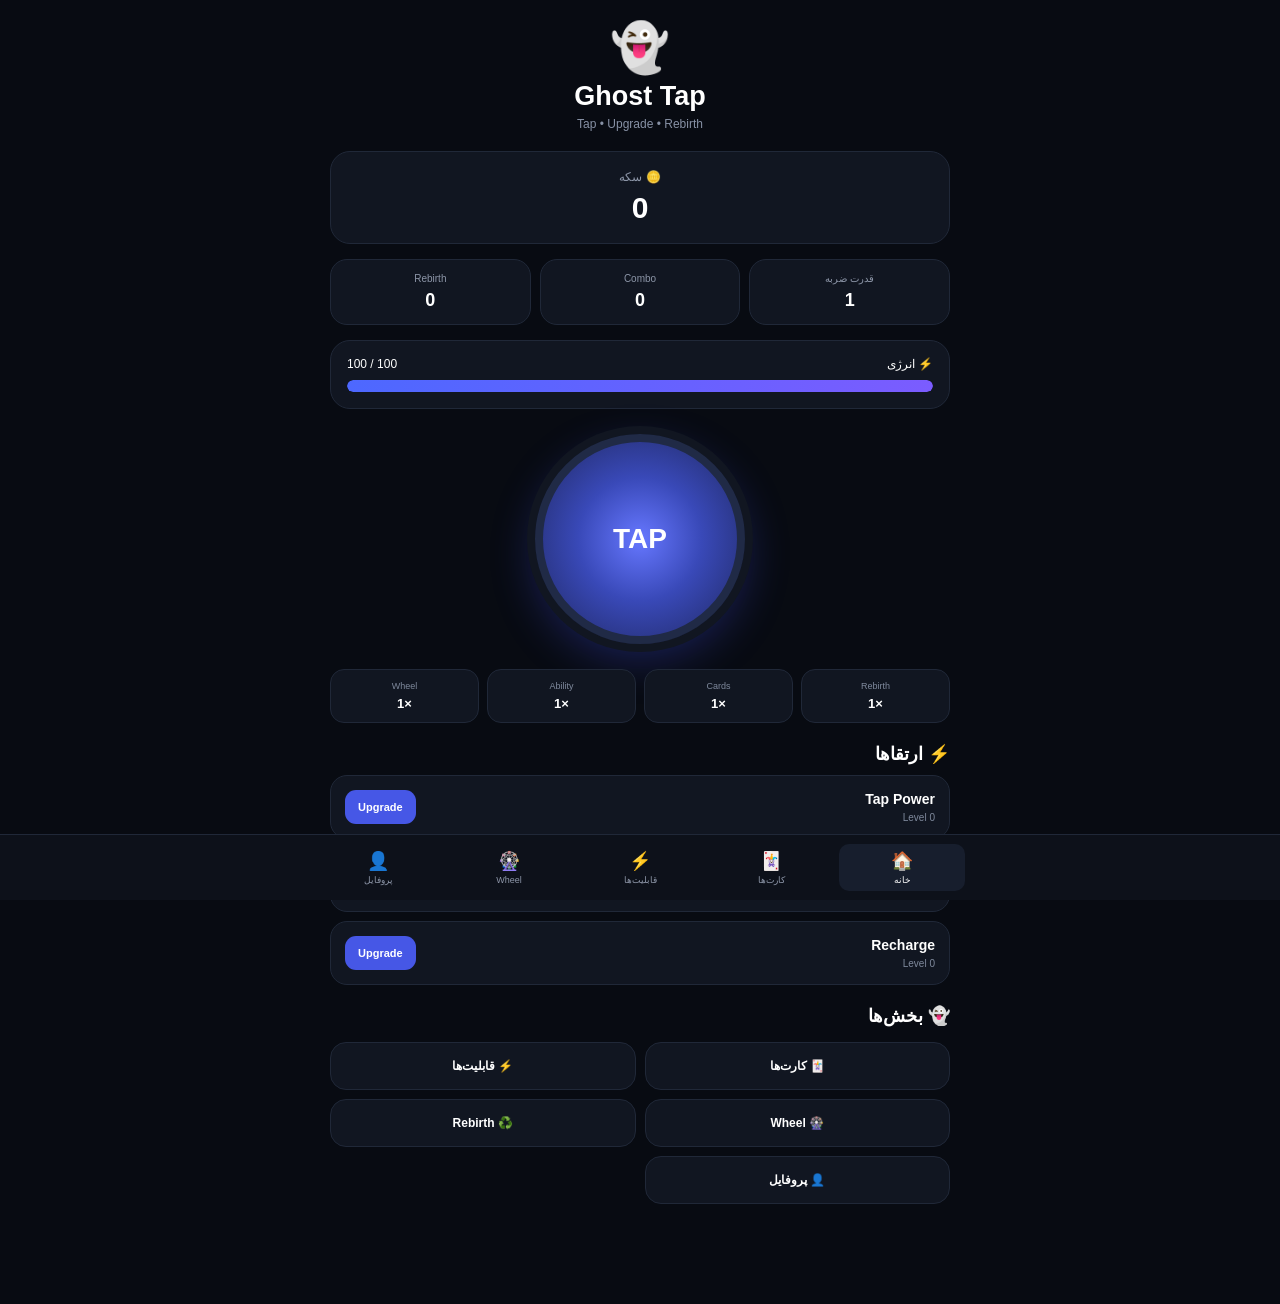
<file: index.html>
<!DOCTYPE html>
<html lang="fa" dir="rtl">
<head>
<meta charset="UTF-8">
<meta name="viewport" content="width=device-width, initial-scale=1.0">
<meta name="theme-color" content="#080b12">

<title>Ghost Tap</title>

<style>

*{
  box-sizing:border-box;
  -webkit-tap-highlight-color:transparent;
}

html,
body{
  margin:0;
  padding:0;
  width:100%;
  min-height:100%;
  background:#080b12;
  color:#fff;
  font-family:Arial,sans-serif;
}

body{
  overflow-x:hidden;
}

button,
a{
  -webkit-tap-highlight-color:transparent;
}

button{
  font-family:inherit;
}


/* =========================
   BAN SCREEN
========================= */

#banScreen{
  display:none;

  position:fixed;
  inset:0;

  width:100%;
  height:100%;

  z-index:2147483647;

  background:
    radial-gradient(
      circle at 50% 0%,
      #ff5555 0%,
      #d40000 42%,
      #650000 100%
    );

  color:#fff;

  align-items:center;
  justify-content:center;

  text-align:center;

  padding:20px;

  overflow:hidden;

  user-select:none;
  touch-action:none;
}

#banScreen.active{
  display:flex;
}

.banBox{
  width:100%;
  max-width:430px;

  background:rgba(55,0,0,.65);

  border:2px solid rgba(255,255,255,.25);

  border-radius:28px;

  padding:30px 20px;

  box-shadow:
    0 20px 80px rgba(0,0,0,.55);

  backdrop-filter:blur(12px);

  pointer-events:none;
}

.banIcon{
  font-size:70px;
  margin-bottom:14px;
}

.banTitle{
  font-size:30px;
  font-weight:900;
  margin-bottom:18px;
}

.banText{
  font-size:14px;
  line-height:2;
  color:#ffe8e8;
}

.banEmail{
  margin-top:20px;

  padding:14px 10px;

  border-radius:14px;

  background:rgba(0,0,0,.3);

  border:1px solid rgba(255,255,255,.25);

  font-size:14px;

  font-weight:900;

  direction:ltr;

  word-break:break-word;
}

.banNote{
  margin-top:16px;

  color:#ffcaca;

  font-size:11px;

  line-height:1.8;
}


/* =========================
   MAIN
========================= */

.app{
  width:100%;
  max-width:650px;
  margin:auto;

  min-height:100vh;

  padding:
    20px
    15px
    100px;
}


/* HEADER */

.header{
  text-align:center;
  margin-bottom:20px;
}

.logo{
  font-size:48px;
}

.title{
  font-size:27px;
  font-weight:900;
  margin-top:5px;
}

.subtitle{
  color:#8791a5;
  font-size:12px;
  margin-top:5px;
}


/* COINS */

.coins{
  background:#111621;

  border:1px solid #202838;

  border-radius:20px;

  padding:18px;

  text-align:center;

  margin-bottom:15px;
}

.coins-label{
  color:#8d96a8;
  font-size:12px;
}

.coins-value{
  font-size:30px;
  font-weight:900;
  margin-top:7px;
}


/* STATS */

.stats{
  display:grid;
  grid-template-columns:repeat(3,1fr);

  gap:9px;

  margin-bottom:15px;
}

.stat{
  background:#111621;

  border:1px solid #202838;

  border-radius:17px;

  padding:13px 5px;

  text-align:center;
}

.stat-name{
  color:#8d96a8;
  font-size:10px;
}

.stat-value{
  font-size:18px;
  font-weight:900;
  margin-top:6px;
}


/* ENERGY */

.energy-card{
  background:#111621;

  border:1px solid #202838;

  border-radius:20px;

  padding:16px;

  margin-bottom:15px;
}

.energy-top{
  display:flex;
  justify-content:space-between;

  font-size:12px;

  margin-bottom:9px;
}

.energy-bar{
  width:100%;
  height:12px;

  background:#080b12;

  border-radius:20px;

  overflow:hidden;
}

.energy-fill{
  height:100%;
  width:100%;

  background:linear-gradient(
    90deg,
    #4d68ff,
    #7b5cff
  );

  border-radius:20px;

  transition:.2s;
}


/* TAP */

.tap-area{
  display:flex;

  justify-content:center;
  align-items:center;

  margin:25px 0;
}

.tap-button{
  width:210px;
  height:210px;

  border-radius:50%;

  border:8px solid #202a46;

  background:
    radial-gradient(
      circle,
      #6677ff 0%,
      #3949b8 45%,
      #202862 100%
    );

  color:#fff;

  font-size:28px;

  font-weight:900;

  box-shadow:
    0 0 0 8px #111621,
    0 15px 45px rgba(69,84,255,.3);

  cursor:pointer;

  user-select:none;

  transition:.08s;
}

.tap-button:active{
  transform:scale(.94);
}


/* MULTIPLIERS */

.multipliers{
  display:grid;
  grid-template-columns:repeat(4,1fr);

  gap:8px;

  margin-bottom:15px;
}

.multiplier{
  background:#111621;

  border:1px solid #202838;

  border-radius:14px;

  padding:11px 4px;

  text-align:center;
}

.multiplier-name{
  color:#7f899c;
  font-size:9px;
}

.multiplier-value{
  font-size:13px;
  font-weight:900;

  margin-top:5px;
}


/* UPGRADES */

.section-title{
  font-size:18px;
  font-weight:900;

  margin:20px 0 10px;
}

.upgrade{
  background:#111621;

  border:1px solid #202838;

  border-radius:17px;

  padding:14px;

  margin-bottom:9px;

  display:flex;

  align-items:center;

  justify-content:space-between;

  gap:10px;
}

.upgrade-info{
  min-width:0;
}

.upgrade-name{
  font-size:14px;
  font-weight:900;
}

.upgrade-level{
  color:#7f899c;
  font-size:10px;

  margin-top:5px;
}

.upgrade button{
  border:0;

  border-radius:11px;

  padding:11px 13px;

  background:#4657e6;

  color:#fff;

  font-weight:900;

  font-size:11px;
}


/* LINKS */

.links{
  display:grid;
  grid-template-columns:repeat(2,1fr);

  gap:9px;

  margin-top:15px;
}

.link{
  display:block;

  text-decoration:none;

  color:#fff;

  background:#111621;

  border:1px solid #202838;

  border-radius:16px;

  padding:16px 10px;

  text-align:center;

  font-size:12px;

  font-weight:900;
}


/* NAV */

.bottom-nav{
  position:fixed;

  bottom:0;
  left:0;
  right:0;

  z-index:1000;

  background:#0d111a;

  border-top:1px solid #202838;

  padding:
    9px
    10px
    calc(9px + env(safe-area-inset-bottom));
}

.nav-inner{
  width:100%;
  max-width:650px;

  margin:auto;

  display:grid;

  grid-template-columns:repeat(5,1fr);

  gap:5px;
}

.nav-item{
  text-decoration:none;

  color:#8d96a8;

  text-align:center;

  font-size:9px;

  padding:6px 2px;

  border-radius:10px;
}

.nav-icon{
  font-size:18px;
  margin-bottom:3px;
}

.nav-item.active{
  color:#fff;

  background:#171e2d;
}


/* MOBILE */

@media(max-width:420px){

  .app{
    padding-left:10px;
    padding-right:10px;
  }

  .tap-button{
    width:185px;
    height:185px;
  }

  .title{
    font-size:24px;
  }

  .stats{
    gap:6px;
  }

  .stat{
    padding:11px 3px;
  }

}

</style>
</head>


<body>


<!-- =========================
     BAN SCREEN
========================= -->

<div
  id="banScreen"
  aria-hidden="true"
>

  <div class="banBox">

    <div class="banIcon">
      🚫
    </div>

    <div class="banTitle">
      شما بن شده‌اید!
    </div>

    <div class="banText">

      دسترسی شما به Ghost Tap
      به دلیل مسدود شدن حساب،
      در حال حاضر امکان‌پذیر نیست.

      <br><br>

      اگر فکر می‌کنید این مسدودیت اشتباه است،
      برای بررسی و درخواست رفع مسدودیت
      با پشتیبانی رسمی Ghost Academy تماس بگیرید.

    </div>

    <div class="banEmail">
      📧 ghostacademysupport@gmail.com
    </div>

    <div class="banNote">

      پس از بررسی درخواست شما،
      در صورت تأیید، مسدودیت برداشته خواهد شد.

    </div>

  </div>

</div>


<!-- =========================
     GAME
========================= -->

<div class="app">


  <div class="header">

    <div class="logo">
      👻
    </div>

    <div class="title">
      Ghost Tap
    </div>

    <div class="subtitle">
      Tap • Upgrade • Rebirth
    </div>

  </div>


  <!-- COINS -->

  <div class="coins">

    <div class="coins-label">
      🪙 سکه
    </div>

    <div
      class="coins-value"
      id="coins"
    >
      0
    </div>

  </div>


  <!-- STATS -->

  <div class="stats">

    <div class="stat">

      <div class="stat-name">
        قدرت ضربه
      </div>

      <div
        class="stat-value"
        id="tapPower"
      >
        1
      </div>

    </div>


    <div class="stat">

      <div class="stat-name">
        Combo
      </div>

      <div
        class="stat-value"
        id="combo"
      >
        0
      </div>

    </div>


    <div class="stat">

      <div class="stat-name">
        Rebirth
      </div>

      <div
        class="stat-value"
        id="rebirths"
      >
        0
      </div>

    </div>

  </div>


  <!-- ENERGY -->

  <div class="energy-card">

    <div class="energy-top">

      <span>
        ⚡ انرژی
      </span>

      <span>
        <span id="energy">100</span>
        /
        <span id="maxEnergy">100</span>
      </span>

    </div>

    <div class="energy-bar">

      <div
        class="energy-fill"
        id="energyFill"
      ></div>

    </div>

  </div>


  <!-- TAP -->

  <div class="tap-area">

    <button
      class="tap-button"
      id="tapButton"
    >
      TAP
    </button>

  </div>


  <!-- MULTIPLIERS -->

  <div class="multipliers">

    <div class="multiplier">

      <div class="multiplier-name">
        Rebirth
      </div>

      <div
        class="multiplier-value"
        id="rebirthMultiplier"
      >
        ×1
      </div>

    </div>


    <div class="multiplier">

      <div class="multiplier-name">
        Cards
      </div>

      <div
        class="multiplier-value"
        id="cardsMultiplier"
      >
        ×1
      </div>

    </div>


    <div class="multiplier">

      <div class="multiplier-name">
        Ability
      </div>

      <div
        class="multiplier-value"
        id="abilityMultiplier"
      >
        ×1
      </div>

    </div>


    <div class="multiplier">

      <div class="multiplier-name">
        Wheel
      </div>

      <div
        class="multiplier-value"
        id="wheelMultiplier"
      >
        ×1
      </div>

    </div>

  </div>


  <!-- UPGRADES -->

  <div class="section-title">
    ⚡ ارتقاها
  </div>


  <div class="upgrade">

    <div class="upgrade-info">

      <div class="upgrade-name">
        Tap Power
      </div>

      <div
        class="upgrade-level"
        id="tapLevel"
      >
        Level 0
      </div>

    </div>

    <button id="upgradeTap">
      Upgrade
    </button>

  </div>


  <div class="upgrade">

    <div class="upgrade-info">

      <div class="upgrade-name">
        Energy Capacity
      </div>

      <div
        class="upgrade-level"
        id="energyLevel"
      >
        Level 0
      </div>

    </div>

    <button id="upgradeEnergy">
      Upgrade
    </button>

  </div>


  <div class="upgrade">

    <div class="upgrade-info">

      <div class="upgrade-name">
        Recharge
      </div>

      <div
        class="upgrade-level"
        id="rechargeLevel"
      >
        Level 0
      </div>

    </div>

    <button id="upgradeRecharge">
      Upgrade
    </button>

  </div>


  <!-- LINKS -->

  <div class="section-title">
    👻 بخش‌ها
  </div>


  <div class="links">

    <a
      class="link"
      href="cards.html"
    >
      🃏 کارت‌ها
    </a>

    <a
      class="link"
      href="abilities.html"
    >
      ⚡ قابلیت‌ها
    </a>

    <a
      class="link"
      href="wheel.html"
    >
      🎡 Wheel
    </a>

    <a
      class="link"
      href="rebirth.html"
    >
      ♻️ Rebirth
    </a>

    <a
      class="link"
      href="profile.html"
    >
      👤 پروفایل
    </a>

  </div>


</div>


<!-- =========================
     BOTTOM NAV
========================= -->

<div class="bottom-nav">

  <div class="nav-inner">

    <a
      class="nav-item active"
      href="index.html"
    >

      <div class="nav-icon">
        🏠
      </div>

      خانه

    </a>


    <a
      class="nav-item"
      href="cards.html"
    >

      <div class="nav-icon">
        🃏
      </div>

      کارت‌ها

    </a>


    <a
      class="nav-item"
      href="abilities.html"
    >

      <div class="nav-icon">
        ⚡
      </div>

      قابلیت‌ها

    </a>


    <a
      class="nav-item"
      href="wheel.html"
    >

      <div class="nav-icon">
        🎡
      </div>

      Wheel

    </a>


    <a
      class="nav-item"
      href="profile.html"
    >

      <div class="nav-icon">
        👤
      </div>

      پروفایل

    </a>

  </div>

</div>


<script>

/* =========================
   STORAGE
========================= */

const STORAGE = {

  coins:"ghostCoins",

  energy:"ghostEnergy",

  maxEnergy:"ghostMaxEnergy",

  tapPower:"ghostTapPower",

  combo:"ghostCombo",

  rebirths:"ghostRebirths",

  xp:"ghostXP",

  tapLevel:"ghostTapLevel",

  energyLevel:"ghostEnergyLevel",

  rechargeLevel:"ghostRechargeLevel",

  totalTaps:"ghostTotalTaps",

  totalCoins:"ghostTotalCoins",

  cards:"ghostCards",

  abilities:"ghostAbilities",

  wheelItems:"ghostWheelItems"

};


const DEFAULTS = {

  coins:0,

  energy:100,

  maxEnergy:100,

  tapPower:1,

  combo:0,

  rebirths:0,

  xp:0,

  tapLevel:0,

  energyLevel:0,

  rechargeLevel:0,

  totalTaps:0,

  totalCoins:0

};


const BAN_KEY =
  "ghostPlayerBanned";


/* =========================
   BAN SYSTEM
========================= */

function isBanned(){

  return (
    localStorage.getItem(BAN_KEY)
    === "true"
  );

}


function checkBan(){

  const banScreen =
    document.getElementById(
      "banScreen"
    );

  if(!banScreen){
    return false;
  }

  if(isBanned()){

    banScreen.classList.add(
      "active"
    );

    banScreen.setAttribute(
      "aria-hidden",
      "false"
    );

    document.body.style.overflow =
      "hidden";

    document.documentElement.style.overflow =
      "hidden";

    return true;

  }


  banScreen.classList.remove(
    "active"
  );

  banScreen.setAttribute(
    "aria-hidden",
    "true"
  );

  document.body.style.overflow =
    "";

  document.documentElement.style.overflow =
    "";

  return false;

}


checkBan();


/* اگر Admin در تب دیگری بن کند */

window.addEventListener(
  "storage",
  function(event){

    if(
      event.key === BAN_KEY
    ){

      checkBan();

    }

  }
);


/* جلوگیری از تعامل با بازی هنگام بن */

document.addEventListener(
  "click",
  function(event){

    if(!isBanned()){
      return;
    }

    const banScreen =
      document.getElementById(
        "banScreen"
      );

    if(
      banScreen &&
      !banScreen.contains(
        event.target
      )
    ){

      event.preventDefault();

      event.stopPropagation();

      event.stopImmediatePropagation();

    }

  },
  true
);


document.addEventListener(
  "touchstart",
  function(event){

    if(!isBanned()){
      return;
    }

    const banScreen =
      document.getElementById(
        "banScreen"
      );

    if(
      banScreen &&
      !banScreen.contains(
        event.target
      )
    ){

      event.preventDefault();

      event.stopPropagation();

    }

  },
  {
    capture:true,
    passive:false
  }
);


/* =========================
   HELPERS
========================= */

function getNumber(
  key,
  fallback
){

  const value =
    Number(
      localStorage.getItem(key)
    );

  if(
    !Number.isFinite(value)
  ){

    return fallback;

  }

  return value;

}


function setNumber(
  key,
  value
){

  if(
    !Number.isFinite(value)
  ){

    return;

  }

  localStorage.setItem(
    key,
    String(value)
  );

}


/* =========================
   INITIAL DATA
========================= */

function initializeGame(){

  if(
    localStorage.getItem(
      STORAGE.coins
    ) === null
  ){

    setNumber(
      STORAGE.coins,
      DEFAULTS.coins
    );

  }


  if(
    localStorage.getItem(
      STORAGE.energy
    ) === null
  ){

    setNumber(
      STORAGE.energy,
      DEFAULTS.energy
    );

  }


  if(
    localStorage.getItem(
      STORAGE.maxEnergy
    ) === null
  ){

    setNumber(
      STORAGE.maxEnergy,
      DEFAULTS.maxEnergy
    );

  }


  if(
    localStorage.getItem(
      STORAGE.tapPower
    ) === null
  ){

    setNumber(
      STORAGE.tapPower,
      DEFAULTS.tapPower
    );

  }


  if(
    localStorage.getItem(
      STORAGE.combo
    ) === null
  ){

    setNumber(
      STORAGE.combo,
      DEFAULTS.combo
    );

  }


  if(
    localStorage.getItem(
      STORAGE.rebirths
    ) === null
  ){

    setNumber(
      STORAGE.rebirths,
      DEFAULTS.rebirths
    );

  }


  if(
    localStorage.getItem(
      STORAGE.xp
    ) === null
  ){

    setNumber(
      STORAGE.xp,
      DEFAULTS.xp
    );

  }


  if(
    localStorage.getItem(
      STORAGE.tapLevel
    ) === null
  ){

    setNumber(
      STORAGE.tapLevel,
      DEFAULTS.tapLevel
    );

  }


  if(
    localStorage.getItem(
      STORAGE.energyLevel
    ) === null
  ){

    setNumber(
      STORAGE.energyLevel,
      DEFAULTS.energyLevel
    );

  }


  if(
    localStorage.getItem(
      STORAGE.rechargeLevel
    ) === null
  ){

    setNumber(
      STORAGE.rechargeLevel,
      DEFAULTS.rechargeLevel
    );

  }


  if(
    localStorage.getItem(
      STORAGE.totalTaps
    ) === null
  ){

    setNumber(
      STORAGE.totalTaps,
      DEFAULTS.totalTaps
    );

  }


  if(
    localStorage.getItem(
      STORAGE.totalCoins
    ) === null
  ){

    setNumber(
      STORAGE.totalCoins,
      DEFAULTS.totalCoins
    );

  }

}


initializeGame();


/* =========================
   MULTIPLIERS
========================= */

function getRebirthMultiplier(){

  const rebirths =
    getNumber(
      STORAGE.rebirths,
      0
    );

  if(rebirths <= 0)
    return 1;

  if(rebirths === 1)
    return 2;

  if(rebirths === 2)
    return 3;

  if(rebirths === 3)
    return 5;

  if(rebirths >= 4)
    return 10;

  return 1;

}


function getCardsMultiplier(){

  return 1;

}


function getAbilityMultiplier(){

  return 1;

}


function getWheelMultiplier(){

  return 1;

}


/* =========================
   UPDATE UI
========================= */

function updateUI(){

  if(isBanned()){
    return;
  }


  const coins =
    getNumber(
      STORAGE.coins,
      DEFAULTS.coins
    );


  const energy =
    getNumber(
      STORAGE.energy,
      DEFAULTS.energy
    );


  const maxEnergy =
    Math.max(
      1,
      getNumber(
        STORAGE.maxEnergy,
        DEFAULTS.maxEnergy
      )
    );


  const tapPower =
    getNumber(
      STORAGE.tapPower,
      DEFAULTS.tapPower
    );


  const combo =
    getNumber(
      STORAGE.combo,
      DEFAULTS.combo
    );


  const rebirths =
    getNumber(
      STORAGE.rebirths,
      DEFAULTS.rebirths
    );


  const tapLevel =
    getNumber(
      STORAGE.tapLevel,
      DEFAULTS.tapLevel
    );


  const energyLevel =
    getNumber(
      STORAGE.energyLevel,
      DEFAULTS.energyLevel
    );


  const rechargeLevel =
    getNumber(
      STORAGE.rechargeLevel,
      DEFAULTS.rechargeLevel
    );


  document.getElementById(
    "coins"
  ).textContent =
    Math.floor(coins);


  document.getElementById(
    "energy"
  ).textContent =
    Math.floor(energy);


  document.getElementById(
    "maxEnergy"
  ).textContent =
    Math.floor(maxEnergy);


  document.getElementById(
    "tapPower"
  ).textContent =
    Math.floor(tapPower);


  document.getElementById(
    "combo"
  ).textContent =
    Math.floor(combo);


  document.getElementById(
    "rebirths"
  ).textContent =
    Math.floor(rebirths);


  document.getElementById(
    "tapLevel"
  ).textContent =
    "Level " + tapLevel;


  document.getElementById(
    "energyLevel"
  ).textContent =
    "Level " + energyLevel;


  document.getElementById(
    "rechargeLevel"
  ).textContent =
    "Level " + rechargeLevel;


  const percentage =
    Math.max(
      0,
      Math.min(
        100,
        (energy / maxEnergy) * 100
      )
    );


  document.getElementById(
    "energyFill"
  ).style.width =
    percentage + "%";


  document.getElementById(
    "rebirthMultiplier"
  ).textContent =
    "×" +
    getRebirthMultiplier();


  document.getElementById(
    "cardsMultiplier"
  ).textContent =
    "×" +
    getCardsMultiplier();


  document.getElementById(
    "abilityMultiplier"
  ).textContent =
    "×" +
    getAbilityMultiplier();


  document.getElementById(
    "wheelMultiplier"
  ).textContent =
    "×" +
    getWheelMultiplier();

}


/* =========================
   TAP
========================= */

document
.getElementById(
  "tapButton"
)
.addEventListener(
  "click",
  function(){

    if(checkBan()){
      return;
    }


    let energy =
      getNumber(
        STORAGE.energy,
        100
      );


    if(energy <= 0){

      return;

    }


    const power =
      getNumber(
        STORAGE.tapPower,
        1
      );


    const combo =
      getNumber(
        STORAGE.combo,
        0
      );


    const rebirthMultiplier =
      getRebirthMultiplier();


    const cardsMultiplier =
      getCardsMultiplier();


    const abilityMultiplier =
      getAbilityMultiplier();


    const wheelMultiplier =
      getWheelMultiplier();


    let reward =
      power *
      rebirthMultiplier *
      cardsMultiplier *
      abilityMultiplier *
      wheelMultiplier;


    if(combo > 0){

      reward +=
        Math.floor(
          combo * .1
        );

    }


    reward =
      Math.max(
        1,
        Math.floor(reward)
      );


    const coins =
      getNumber(
        STORAGE.coins,
        0
      );


    setNumber(
      STORAGE.coins,
      coins + reward
    );


    setNumber(
      STORAGE.totalCoins,
      getNumber(
        STORAGE.totalCoins,
        0
      ) + reward
    );


    setNumber(
      STORAGE.totalTaps,
      getNumber(
        STORAGE.totalTaps,
        0
      ) + 1
    );


    setNumber(
      STORAGE.energy,
      Math.max(
        0,
        energy - 1
      )
    );


    setNumber(
      STORAGE.combo,
      combo + 1
    );


    setNumber(
      STORAGE.xp,
      getNumber(
        STORAGE.xp,
        0
      ) + 1
    );


    updateUI();

  }
);


/* =========================
   TAP UPGRADE
========================= */

document
.getElementById(
  "upgradeTap"
)
.addEventListener(
  "click",
  function(){

    if(checkBan()){
      return;
    }


    const level =
      getNumber(
        STORAGE.tapLevel,
        0
      );


    const cost =
      Math.floor(
        100 *
        Math.pow(
          1.5,
          level
        )
      );


    const coins =
      getNumber(
        STORAGE.coins,
        0
      );


    if(coins < cost){

      alert(
        "🪙 سکه کافی نیست!"
      );

      return;

    }


    setNumber(
      STORAGE.coins,
      coins - cost
    );


    setNumber(
      STORAGE.tapLevel,
      level + 1
    );


    setNumber(
      STORAGE.tapPower,
      getNumber(
        STORAGE.tapPower,
        1
      ) + 1
    );


    updateUI();

  }
);


/* =========================
   ENERGY UPGRADE
========================= */

document
.getElementById(
  "upgradeEnergy"
)
.addEventListener(
  "click",
  function(){

    if(checkBan()){
      return;
    }


    const level =
      getNumber(
        STORAGE.energyLevel,
        0
      );


    const cost =
      Math.floor(
        150 *
        Math.pow(
          1.5,
          level
        )
      );


    const coins =
      getNumber(
        STORAGE.coins,
        0
      );


    if(coins < cost){

      alert(
        "🪙 سکه کافی نیست!"
      );

      return;

    }


    setNumber(
      STORAGE.coins,
      coins - cost
    );


    setNumber(
      STORAGE.energyLevel,
      level + 1
    );


    setNumber(
      STORAGE.maxEnergy,
      getNumber(
        STORAGE.maxEnergy,
        100
      ) + 10
    );


    updateUI();

  }
);


/* =========================
   RECHARGE UPGRADE
========================= */

document
.getElementById(
  "upgradeRecharge"
)
.addEventListener(
  "click",
  function(){

    if(checkBan()){
      return;
    }


    const level =
      getNumber(
        STORAGE.rechargeLevel,
        0
      );


    const cost =
      Math.floor(
        200 *
        Math.pow(
          1.6,
          level
        )
      );


    const coins =
      getNumber(
        STORAGE.coins,
        0
      );


    if(coins < cost){

      alert(
        "🪙 سکه کافی نیست!"
      );

      return;

    }


    setNumber(
      STORAGE.coins,
      coins - cost
    );


    setNumber(
      STORAGE.rechargeLevel,
      level + 1
    );


    updateUI();

  }
);


/* =========================
   ENERGY RECHARGE
========================= */

setInterval(
  function(){

    if(isBanned()){
      return;
    }


    const energy =
      getNumber(
        STORAGE.energy,
        100
      );


    const maxEnergy =
      getNumber(
        STORAGE.maxEnergy,
        100
      );


    if(
      energy >= maxEnergy
    ){

      return;

    }


    const rechargeLevel =
      getNumber(
        STORAGE.rechargeLevel,
        0
      );


    const amount =
      Math.max(
        1,
        1 + rechargeLevel
      );


    setNumber(
      STORAGE.energy,
      Math.min(
        maxEnergy,
        energy + amount
      )
    );


    updateUI();

  },
  1000
);


/* =========================
   COMBO RESET
========================= */

setInterval(
  function(){

    if(isBanned()){
      return;
    }


    const combo =
      getNumber(
        STORAGE.combo,
        0
      );


    if(combo > 0){

      setNumber(
        STORAGE.combo,
        Math.max(
          0,
          combo - 1
        )
      );


      updateUI();

    }

  },
  3000
);


/* =========================
   GHOST TAP API
========================= */

window.GhostTap = {

  getCoins(){
    return getNumber(
      STORAGE.coins,
      0
    );
  },

  getEnergy(){
    return getNumber(
      STORAGE.energy,
      100
    );
  },

  getMaxEnergy(){
    return getNumber(
      STORAGE.maxEnergy,
      100
    );
  },

  getTapPower(){
    return getNumber(
      STORAGE.tapPower,
      1
    );
  },

  getRebirths(){
    return getNumber(
      STORAGE.rebirths,
      0
    );
  },

  getTapLevel(){
    return getNumber(
      STORAGE.tapLevel,
      0
    );
  },

  isBanned(){

    return isBanned();

  },

  updateUI(){

    if(
      !checkBan()
    ){

      updateUI();

    }

  }

};


/* =========================
   FIRST UI UPDATE
========================= */

updateUI();

</script>

</body>
  </html>
</file>
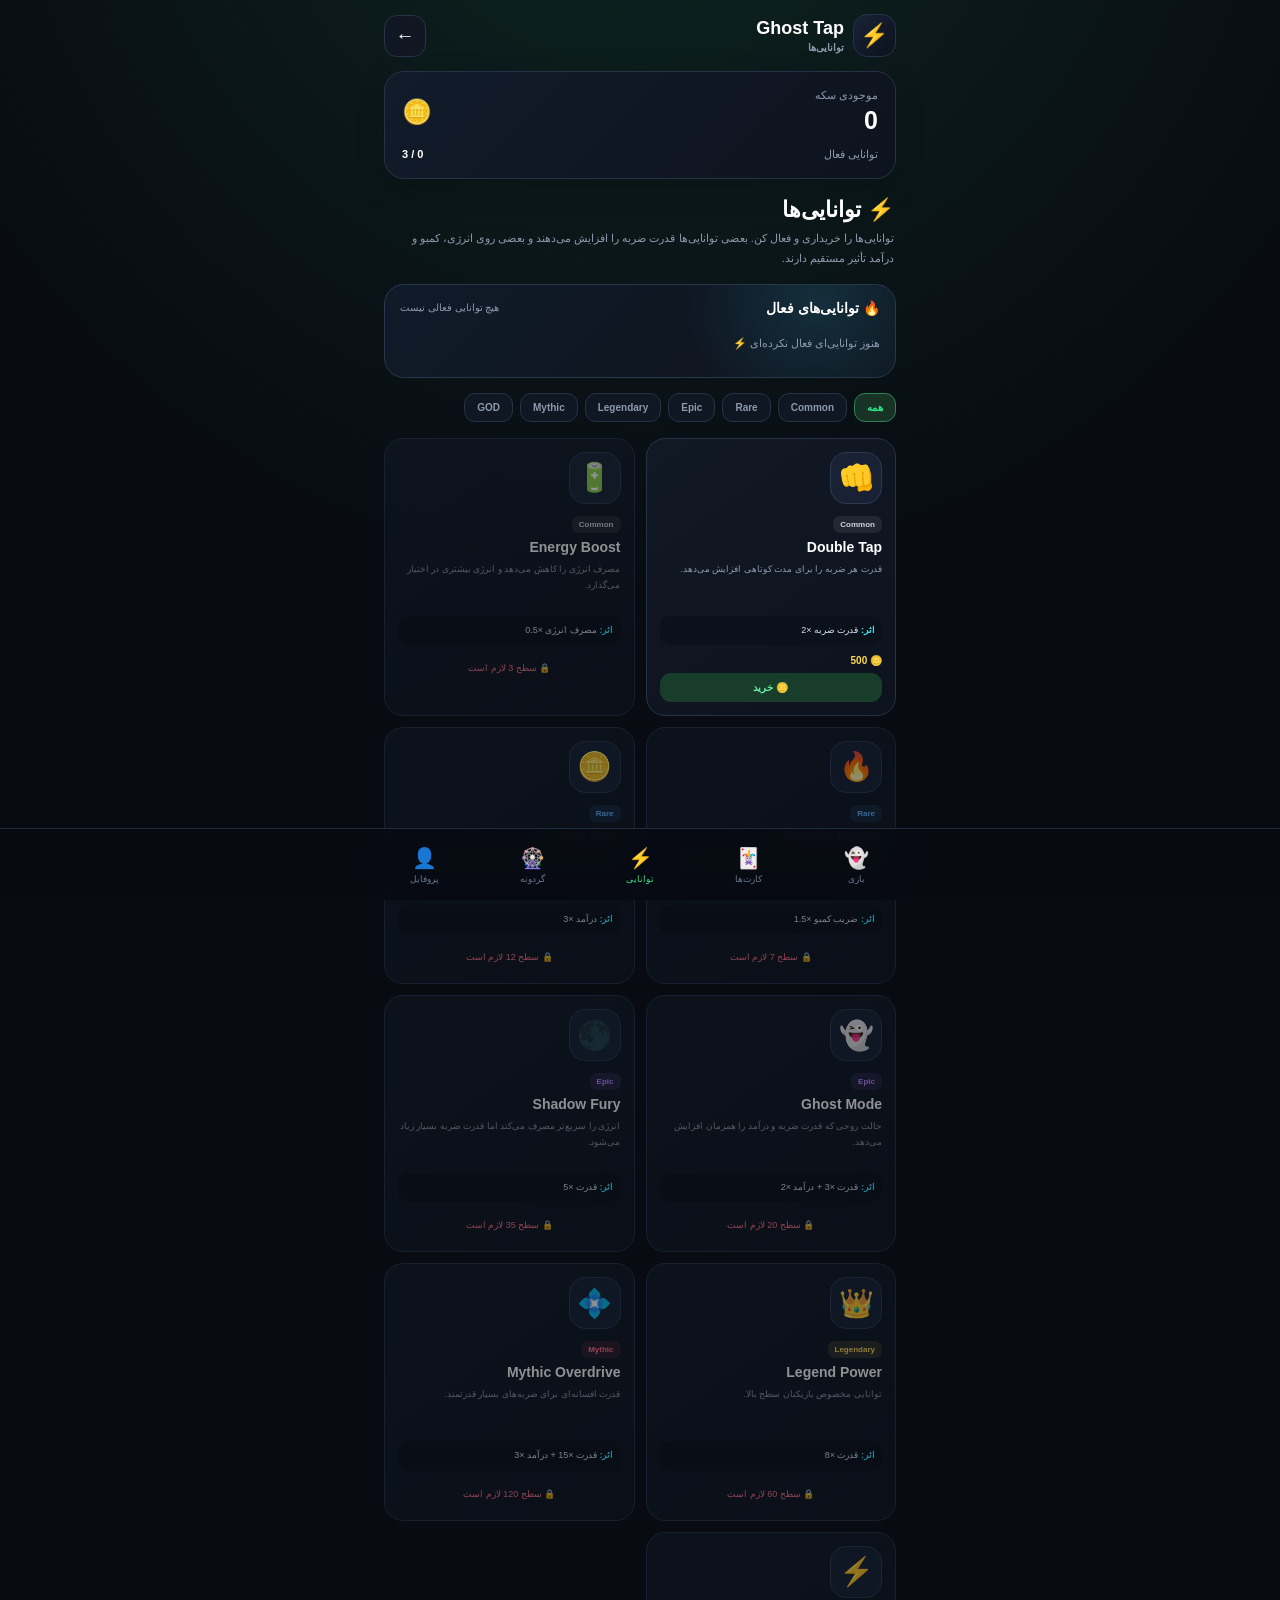
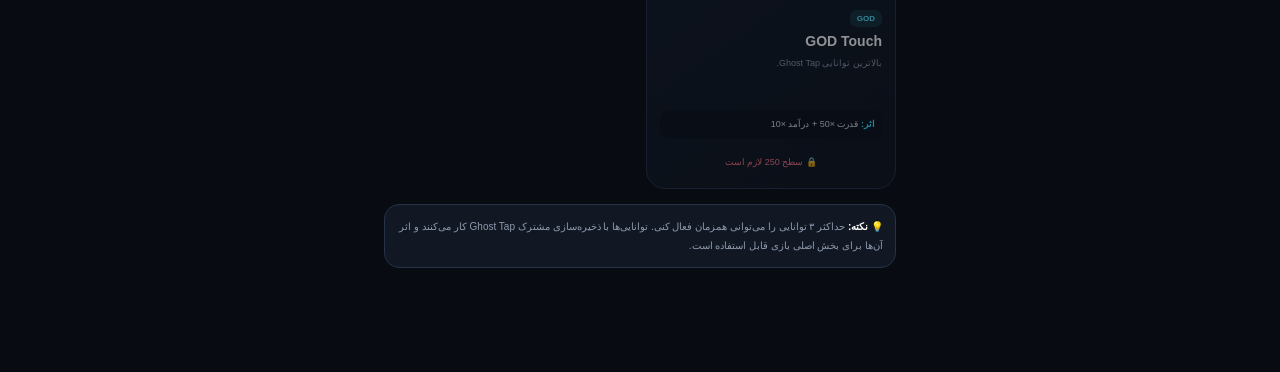
<file: abilities.html>
<!DOCTYPE html>
<html lang="fa" dir="rtl">
<head>
<meta charset="UTF-8">
<meta name="viewport" content="width=device-width, initial-scale=1.0, maximum-scale=1.0, user-scalable=no">
<meta name="theme-color" content="#080b12">
<title>Ghost Tap | Abilities</title>

<style>
*{
    box-sizing:border-box;
    margin:0;
    padding:0;
    -webkit-tap-highlight-color:transparent;
}

:root{
    --bg:#080b12;
    --panel:#101622;
    --panel2:#151d2b;
    --border:#263247;
    --text:#ffffff;
    --muted:#8d99ad;
    --green:#35e58c;
    --blue:#4da6ff;
    --purple:#a66cff;
    --gold:#ffd84d;
    --red:#ff5d73;
    --cyan:#38e8ff;
}

body{
    min-height:100vh;
    background:
        radial-gradient(circle at 50% -10%,rgba(53,229,140,.12),transparent 35%),
        var(--bg);
    color:var(--text);
    font-family:Tahoma,Arial,sans-serif;
    padding-bottom:90px;
}

button{
    font-family:inherit;
}

.app{
    width:100%;
    max-width:540px;
    margin:auto;
    padding:14px;
}

/* HEADER */

.header{
    display:flex;
    align-items:center;
    justify-content:space-between;
    margin-bottom:14px;
}

.logo{
    display:flex;
    align-items:center;
    gap:9px;
}

.logo-icon{
    width:43px;
    height:43px;
    border-radius:14px;
    background:linear-gradient(135deg,#172337,#0c111c);
    border:1px solid var(--border);
    display:flex;
    align-items:center;
    justify-content:center;
    font-size:23px;
}

.logo-text{
    font-size:18px;
    font-weight:900;
}

.logo-text small{
    display:block;
    color:var(--muted);
    font-size:10px;
    margin-top:3px;
}

.back-btn{
    width:42px;
    height:42px;
    border-radius:13px;
    border:1px solid var(--border);
    background:var(--panel);
    color:white;
    font-size:19px;
}

/* WALLET */

.wallet{
    background:linear-gradient(135deg,#121b2a,#0d131e);
    border:1px solid var(--border);
    border-radius:20px;
    padding:17px;
    margin-bottom:14px;
    box-shadow:0 10px 30px rgba(0,0,0,.18);
}

.wallet-top{
    display:flex;
    align-items:center;
    justify-content:space-between;
}

.wallet-label{
    color:var(--muted);
    font-size:11px;
}

.wallet-coins{
    font-size:25px;
    font-weight:900;
    margin-top:4px;
}

.wallet-coin{
    font-size:24px;
}

.wallet-bottom{
    display:flex;
    justify-content:space-between;
    margin-top:13px;
    color:var(--muted);
    font-size:11px;
}

.wallet-bottom strong{
    color:white;
}

/* TITLE */

.page-title{
    margin:18px 2px 6px;
    font-size:22px;
    font-weight:900;
}

.page-subtitle{
    color:var(--muted);
    font-size:11px;
    line-height:1.8;
    margin:0 2px 15px;
}

/* ACTIVE AREA */

.active-box{
    background:
        radial-gradient(circle at 85% 20%,rgba(56,232,255,.12),transparent 30%),
        linear-gradient(135deg,#101a28,#0e141e);
    border:1px solid #26384d;
    border-radius:20px;
    padding:15px;
    margin-bottom:15px;
}

.active-header{
    display:flex;
    align-items:center;
    justify-content:space-between;
    margin-bottom:12px;
}

.active-title{
    font-size:14px;
    font-weight:900;
}

.active-count{
    font-size:10px;
    color:var(--muted);
}

.active-list{
    display:flex;
    gap:8px;
    overflow-x:auto;
    padding-bottom:3px;
}

.active-list::-webkit-scrollbar{
    display:none;
}

.active-empty{
    color:var(--muted);
    font-size:11px;
    padding:9px 0;
}

.active-item{
    min-width:120px;
    padding:10px;
    border-radius:14px;
    background:#121c2a;
    border:1px solid #304258;
}

.active-icon{
    font-size:25px;
}

.active-name{
    font-size:11px;
    font-weight:800;
    margin-top:5px;
}

.active-status{
    color:var(--green);
    font-size:9px;
    margin-top:4px;
}

/* FILTER */

.filters{
    display:flex;
    gap:7px;
    overflow-x:auto;
    margin-bottom:13px;
    padding-bottom:3px;
}

.filters::-webkit-scrollbar{
    display:none;
}

.filter{
    flex:0 0 auto;
    border:1px solid var(--border);
    background:var(--panel);
    color:var(--muted);
    border-radius:11px;
    padding:8px 12px;
    font-size:10px;
    font-weight:700;
}

.filter.active{
    background:#183326;
    border-color:#2e8059;
    color:var(--green);
}

/* ABILITY GRID */

.abilities{
    display:grid;
    grid-template-columns:1fr 1fr;
    gap:11px;
}

.ability{
    position:relative;
    overflow:hidden;
    background:linear-gradient(145deg,#111925,#0d131d);
    border:1px solid var(--border);
    border-radius:19px;
    padding:13px;
    min-height:235px;
    transition:.18s;
}

.ability.active{
    border-color:#36a86d;
    box-shadow:0 0 0 1px rgba(53,229,140,.1),0 12px 30px rgba(53,229,140,.06);
}

.ability.locked{
    opacity:.55;
}

.ability-icon{
    width:52px;
    height:52px;
    border-radius:16px;
    background:#182234;
    border:1px solid #2a3950;
    display:flex;
    align-items:center;
    justify-content:center;
    font-size:28px;
    margin-bottom:9px;
}

.ability-rarity{
    display:inline-block;
    padding:4px 7px;
    border-radius:7px;
    font-size:8px;
    font-weight:900;
    margin-bottom:6px;
}

.common{
    background:rgba(255,255,255,.08);
    color:#cdd5e0;
}

.rare{
    background:rgba(77,166,255,.12);
    color:#62b1ff;
}

.epic{
    background:rgba(166,108,255,.13);
    color:#b989ff;
}

.legendary{
    background:rgba(255,216,77,.12);
    color:#ffdb57;
}

.mythic{
    background:rgba(255,92,115,.12);
    color:#ff7185;
}

.god{
    background:rgba(56,232,255,.12);
    color:#57edff;
}

.ability-name{
    font-size:14px;
    font-weight:900;
}

.ability-desc{
    color:var(--muted);
    font-size:9px;
    line-height:1.8;
    min-height:48px;
    margin-top:6px;
}

.ability-effect{
    color:#d9e3f2;
    font-size:9px;
    line-height:1.7;
    background:#0b111a;
    border-radius:10px;
    padding:7px;
    margin-top:7px;
}

.ability-effect strong{
    color:var(--cyan);
}

.ability-bottom{
    margin-top:10px;
}

.cost{
    color:#ffd84d;
    font-size:10px;
    font-weight:900;
    margin-bottom:7px;
}

.action{
    width:100%;
    border:0;
    border-radius:11px;
    padding:9px;
    color:white;
    background:#1d2a3c;
    font-size:10px;
    font-weight:900;
}

.action.buy{
    background:#183d2b;
    color:#67eea3;
}

.action.use{
    background:#173650;
    color:#64c2ff;
}

.action.stop{
    background:#3d1d26;
    color:#ff8192;
}

.action:active{
    transform:scale(.97);
}

.lock-text{
    color:#ff7488;
    font-size:9px;
    text-align:center;
    padding:8px;
}

/* COOLDOWN */

.cooldown{
    margin-top:7px;
    height:5px;
    background:#202a39;
    border-radius:10px;
    overflow:hidden;
}

.cooldown-fill{
    height:100%;
    width:0%;
    background:var(--green);
    transition:.3s;
}

/* NOTICE */

.notice{
    margin-top:15px;
    background:#111823;
    border:1px solid var(--border);
    border-radius:15px;
    padding:12px;
    color:var(--muted);
    font-size:10px;
    line-height:1.9;
}

.notice strong{
    color:white;
}

/* TOAST */

.toast{
    position:fixed;
    left:50%;
    bottom:88px;
    transform:translateX(-50%) translateY(20px);
    background:#172131;
    border:1px solid #314158;
    border-radius:13px;
    padding:11px 16px;
    font-size:11px;
    font-weight:800;
    opacity:0;
    pointer-events:none;
    transition:.25s;
    z-index:100;
    white-space:nowrap;
}

.toast.show{
    opacity:1;
    transform:translateX(-50%) translateY(0);
}

/* NAV */

.bottom-nav{
    position:fixed;
    bottom:0;
    left:0;
    right:0;
    height:72px;
    background:rgba(8,11,18,.95);
    backdrop-filter:blur(15px);
    border-top:1px solid #202b3c;
    display:flex;
    justify-content:center;
    z-index:50;
}

.nav-inner{
    width:100%;
    max-width:540px;
    display:grid;
    grid-template-columns:repeat(5,1fr);
}

.nav-item{
    color:#69778d;
    text-decoration:none;
    display:flex;
    flex-direction:column;
    align-items:center;
    justify-content:center;
    gap:4px;
    font-size:9px;
}

.nav-item span:first-child{
    font-size:20px;
}

.nav-item.active{
    color:var(--green);
}

@media(max-width:390px){
    .abilities{
        grid-template-columns:1fr;
    }

    .ability{
        min-height:210px;
    }
}
</style>
</head>

<body>

<div class="app">

    <div class="header">
        <div class="logo">
            <div class="logo-icon">⚡</div>
            <div class="logo-text">
                Ghost Tap
                <small>توانایی‌ها</small>
            </div>
        </div>

        <button class="back-btn" onclick="location.href='index.html'">←</button>
    </div>

    <div class="wallet">
        <div class="wallet-top">
            <div>
                <div class="wallet-label">موجودی سکه</div>
                <div class="wallet-coins" id="coins">0</div>
            </div>

            <div class="wallet-coin">🪙</div>
        </div>

        <div class="wallet-bottom">
            <span>توانایی فعال</span>
            <strong id="activeCount">0 / 3</strong>
        </div>
    </div>

    <div class="page-title">⚡ توانایی‌ها</div>

    <div class="page-subtitle">
        توانایی‌ها را خریداری و فعال کن. بعضی توانایی‌ها قدرت ضربه را افزایش می‌دهند
        و بعضی روی انرژی، کمبو و درآمد تأثیر مستقیم دارند.
    </div>

    <div class="active-box">
        <div class="active-header">
            <div class="active-title">🔥 توانایی‌های فعال</div>
            <div class="active-count" id="activeText">هیچ توانایی فعالی نیست</div>
        </div>

        <div class="active-list" id="activeList"></div>
    </div>

    <div class="filters">
        <button class="filter active" data-filter="all">همه</button>
        <button class="filter" data-filter="Common">Common</button>
        <button class="filter" data-filter="Rare">Rare</button>
        <button class="filter" data-filter="Epic">Epic</button>
        <button class="filter" data-filter="Legendary">Legendary</button>
        <button class="filter" data-filter="Mythic">Mythic</button>
        <button class="filter" data-filter="GOD">GOD</button>
    </div>

    <div class="abilities" id="abilities"></div>

    <div class="notice">
        <strong>💡 نکته:</strong>
        حداکثر ۳ توانایی را می‌توانی همزمان فعال کنی.
        توانایی‌ها با ذخیره‌سازی مشترک Ghost Tap کار می‌کنند و اثر آن‌ها
        برای بخش اصلی بازی قابل استفاده است.
    </div>

</div>

<div class="toast" id="toast"></div>

<div class="bottom-nav">
    <div class="nav-inner">

        <a class="nav-item" href="index.html">
            <span>👻</span>
            <span>بازی</span>
        </a>

        <a class="nav-item" href="cards.html">
            <span>🃏</span>
            <span>کارت‌ها</span>
        </a>

        <a class="nav-item active" href="abilities.html">
            <span>⚡</span>
            <span>توانایی</span>
        </a>

        <a class="nav-item" href="wheel.html">
            <span>🎡</span>
            <span>گردونه</span>
        </a>

        <a class="nav-item" href="profile.html">
            <span>👤</span>
            <span>پروفایل</span>
        </a>

    </div>
</div>

<script>
/* =========================================================
   GHOST TAP
   ABILITIES SYSTEM
   ========================================================= */

const STORAGE_KEY = "ghostAbilities";
const COINS_KEY = "ghostCoins";
const REBIRTH_KEY = "ghostRebirths";
const XP_KEY = "ghostXP";

/*
    Ability database
    هر توانایی اثر واقعی دارد.
*/

const ABILITY_DATABASE = [

    {
        id:"double_tap",
        name:"Double Tap",
        icon:"👊",
        rarity:"Common",
        price:500,
        unlock:1,
        cooldown:30,
        duration:20,
        description:"قدرت هر ضربه را برای مدت کوتاهی افزایش می‌دهد.",
        effect:"قدرت ضربه ×2",
        type:"tap",
        tapMultiplier:2
    },

    {
        id:"energy_boost",
        name:"Energy Boost",
        icon:"🔋",
        rarity:"Common",
        price:1200,
        unlock:3,
        cooldown:45,
        duration:25,
        description:"مصرف انرژی را کاهش می‌دهد و انرژی بیشتری در اختیار می‌گذارد.",
        effect:"مصرف انرژی ×0.5",
        type:"energy",
        energyCostMultiplier:.5
    },

    {
        id:"combo_master",
        name:"Combo Master",
        icon:"🔥",
        rarity:"Rare",
        price:5000,
        unlock:7,
        cooldown:60,
        duration:30,
        description:"کمبو سریع‌تر رشد می‌کند و پاداش کمبو بیشتر می‌شود.",
        effect:"ضریب کمبو ×1.5",
        type:"combo",
        comboMultiplier:1.5
    },

    {
        id:"coin_rain",
        name:"Coin Rain",
        icon:"🪙",
        rarity:"Rare",
        price:15000,
        unlock:12,
        cooldown:90,
        duration:15,
        description:"هر ضربه در مدت فعال بودن سکه بیشتری تولید می‌کند.",
        effect:"درآمد ×3",
        type:"coins",
        coinMultiplier:3
    },

    {
        id:"ghost_mode",
        name:"Ghost Mode",
        icon:"👻",
        rarity:"Epic",
        price:50000,
        unlock:20,
        cooldown:120,
        duration:25,
        description:"حالت روحی که قدرت ضربه و درآمد را همزمان افزایش می‌دهد.",
        effect:"قدرت ×3 + درآمد ×2",
        type:"ghost",
        tapMultiplier:3,
        coinMultiplier:2
    },

    {
        id:"shadow_fury",
        name:"Shadow Fury",
        icon:"🌑",
        rarity:"Epic",
        price:150000,
        unlock:35,
        cooldown:180,
        duration:30,
        description:"انرژی را سریع‌تر مصرف می‌کند اما قدرت ضربه بسیار زیاد می‌شود.",
        effect:"قدرت ×5",
        type:"fury",
        tapMultiplier:5
    },

    {
        id:"legend_power",
        name:"Legend Power",
        icon:"👑",
        rarity:"Legendary",
        price:750000,
        unlock:60,
        cooldown:300,
        duration:45,
        description:"توانایی مخصوص بازیکنان سطح بالا.",
        effect:"قدرت ×8",
        type:"legend",
        tapMultiplier:8
    },

    {
        id:"mythic_overdrive",
        name:"Mythic Overdrive",
        icon:"💠",
        rarity:"Mythic",
        price:5000000,
        unlock:120,
        cooldown:600,
        duration:60,
        description:"قدرت افسانه‌ای برای ضربه‌های بسیار قدرتمند.",
        effect:"قدرت ×15 + درآمد ×3",
        type:"mythic",
        tapMultiplier:15,
        coinMultiplier:3
    },

    {
        id:"god_touch",
        name:"GOD Touch",
        icon:"⚡",
        rarity:"GOD",
        price:1000000000,
        unlock:250,
        cooldown:1200,
        duration:90,
        description:"بالاترین توانایی Ghost Tap.",
        effect:"قدرت ×50 + درآمد ×10",
        type:"god",
        tapMultiplier:50,
        coinMultiplier:10
    }

];

/* =========================================================
   STATE
   ========================================================= */

let abilities = {};
let currentFilter = "all";

let coins = 0;
let rebirths = 0;
let xp = 0;

/* =========================================================
   LOAD
   ========================================================= */

function loadState(){

    coins = Number(localStorage.getItem(COINS_KEY)) || 0;

    rebirths = Number(localStorage.getItem(REBIRTH_KEY)) || 0;

    xp = Number(localStorage.getItem(XP_KEY)) || 0;

    try{

        abilities =
            JSON.parse(localStorage.getItem(STORAGE_KEY)) || {};

    }catch(error){

        abilities = {};

    }

    normalizeAbilities();
}

/* =========================================================
   NORMALIZE
   ========================================================= */

function normalizeAbilities(){

    ABILITY_DATABASE.forEach(ability => {

        if(!abilities[ability.id]){

            abilities[ability.id] = {
                owned:false,
                active:false,
                level:1,
                activatedAt:0,
                expiresAt:0,
                cooldownUntil:0,
                totalUses:0
            };

        }

    });

}

/* =========================================================
   SAVE
   ========================================================= */

function saveAbilities(){

    localStorage.setItem(
        STORAGE_KEY,
        JSON.stringify(abilities)
    );

}

/* =========================================================
   FORMAT
   ========================================================= */

function formatNumber(number){

    number = Number(number) || 0;

    if(number >= 1e15)
        return (number / 1e15).toFixed(2) + "Q";

    if(number >= 1e12)
        return (number / 1e12).toFixed(2) + "T";

    if(number >= 1e9)
        return (number / 1e9).toFixed(2) + "B";

    if(number >= 1e6)
        return (number / 1e6).toFixed(2) + "M";

    if(number >= 1e3)
        return (number / 1e3).toFixed(2) + "K";

    return Math.floor(number).toLocaleString("en-US");
}

/* =========================================================
   LEVEL
   ========================================================= */

function getLevel(){

    return Math.floor(xp / 100) + 1;

}

/* =========================================================
   REBIRTH MULTIPLIER
   ========================================================= */

function getRebirthMultiplier(){

    if(rebirths <= 0) return 1;

    if(rebirths === 1) return 2;

    if(rebirths === 2) return 3;

    if(rebirths === 3) return 5;

    if(rebirths === 4) return 10;

    return 10 + ((rebirths - 4) * 5);

}

/* =========================================================
   RARITY CLASS
   ========================================================= */

function rarityClass(rarity){

    return rarity.toLowerCase();

}

/* =========================================================
   CHECK UNLOCK
   ========================================================= */

function isUnlocked(ability){

    return getLevel() >= ability.unlock;

}

/* =========================================================
   ACTIVE COUNT
   ========================================================= */

function getActiveCount(){

    let count = 0;

    ABILITY_DATABASE.forEach(ability => {

        const data = abilities[ability.id];

        if(data && data.owned && data.active){

            count++;

        }

    });

    return count;

}

/* =========================================================
   COOLDOWN
   ========================================================= */

function isOnCooldown(id){

    const data = abilities[id];

    if(!data) return false;

    return Date.now() < Number(data.cooldownUntil || 0);

}

/* =========================================================
   IS RUNNING
   ========================================================= */

function isRunning(id){

    const data = abilities[id];

    if(!data) return false;

    return (
        data.active &&
        Date.now() < Number(data.expiresAt || 0)
    );

}

/* =========================================================
   BUY
   ========================================================= */

function buyAbility(id){

    const ability =
        ABILITY_DATABASE.find(item => item.id === id);

    if(!ability) return;

    const data = abilities[id];

    if(data.owned){

        showToast("این توانایی قبلاً خریداری شده است.");

        return;

    }

    if(!isUnlocked(ability)){

        showToast(
            "برای این توانایی باید به سطح " +
            ability.unlock +
            " برسی."
        );

        return;

    }

    if(coins < ability.price){

        showToast("سکه کافی نداری! 🪙");

        return;

    }

    coins -= ability.price;

    localStorage.setItem(
        COINS_KEY,
        String(coins)
    );

    data.owned = true;
    data.active = false;
    data.level = 1;
    data.totalUses = 0;

    saveAbilities();

    showToast(
        "⚡ " + ability.name + " خریداری شد!"
    );

    render();

}

/* =========================================================
   ACTIVATE
   ========================================================= */

function activateAbility(id){

    const ability =
        ABILITY_DATABASE.find(item => item.id === id);

    if(!ability) return;

    const data = abilities[id];

    if(!data || !data.owned){

        showToast("ابتدا این توانایی را خریداری کن.");

        return;

    }

    if(isOnCooldown(id)){

        const seconds =
            Math.ceil(
                (data.cooldownUntil - Date.now()) / 1000
            );

        showToast(
            "⏳ " + seconds + " ثانیه تا استفاده بعدی"
        );

        return;

    }

    if(!data.active && getActiveCount() >= 3){

        showToast(
            "حداکثر ۳ توانایی را همزمان فعال کن."
        );

        return;

    }

    if(data.active){

        stopAbility(id);

        return;

    }

    const now = Date.now();

    data.active = true;

    data.activatedAt = now;

    data.expiresAt =
        now + (ability.duration * 1000);

    data.cooldownUntil =
        now + ((ability.duration + ability.cooldown) * 1000);

    data.totalUses =
        Number(data.totalUses || 0) + 1;

    saveAbilities();

    showToast(
        "⚡ " + ability.name + " فعال شد!"
    );

    render();

}

/* =========================================================
   STOP
   ========================================================= */

function stopAbility(id){

    const data = abilities[id];

    if(!data) return;

    data.active = false;

    saveAbilities();

    showToast("توانایی متوقف شد.");

    render();

}

/* =========================================================
   AUTO EXPIRE
   ========================================================= */

function updateExpiredAbilities(){

    let changed = false;

    ABILITY_DATABASE.forEach(ability => {

        const data = abilities[ability.id];

        if(!data) return;

        if(
            data.active &&
            Date.now() >= Number(data.expiresAt || 0)
        ){

            data.active = false;

            changed = true;

        }

    });

    if(changed){

        saveAbilities();

    }

}

/* =========================================================
   COOLDOWN TEXT
   ========================================================= */

function getButtonState(ability){

    const data = abilities[ability.id];

    if(!data || !data.owned){

        if(!isUnlocked(ability)){

            return {
                text:"🔒 قفل",
                cls:"",
                action:"none"
            };

        }

        return {
            text:"🪙 خرید",
            cls:"buy",
            action:"buy"
        };

    }

    if(data.active){

        return {
            text:"⛔ توقف",
            cls:"stop",
            action:"stop"
        };

    }

    if(isOnCooldown(ability.id)){

        const sec =
            Math.ceil(
                (data.cooldownUntil - Date.now()) / 1000
            );

        return {
            text:"⏳ " + formatTime(sec),
            cls:"",
            action:"cooldown"
        };

    }

    return {
        text:"⚡ فعال‌سازی",
        cls:"use",
        action:"use"
    };

}

/* =========================================================
   TIME FORMAT
   ========================================================= */

function formatTime(seconds){

    seconds = Math.max(0,Math.floor(seconds));

    const min = Math.floor(seconds / 60);

    const sec = seconds % 60;

    if(min > 0){

        return min + ":" +
            String(sec).padStart(2,"0");

    }

    return sec + "s";

}

/* =========================================================
   FILTER
   ========================================================= */

document.querySelectorAll(".filter").forEach(button => {

    button.addEventListener("click",function(){

        document
            .querySelectorAll(".filter")
            .forEach(item =>
                item.classList.remove("active")
            );

        this.classList.add("active");

        currentFilter =
            this.dataset.filter;

        renderAbilities();

    });

});

/* =========================================================
   RENDER ABILITIES
   ========================================================= */

function renderAbilities(){

    const container =
        document.getElementById("abilities");

    let list =
        ABILITY_DATABASE.filter(ability => {

            if(currentFilter === "all")
                return true;

            return ability.rarity === currentFilter;

        });

    container.innerHTML = "";

    list.forEach(ability => {

        const data =
            abilities[ability.id];

        const unlocked =
            isUnlocked(ability);

        const running =
            isRunning(ability.id);

        const state =
            getButtonState(ability);

        const card =
            document.createElement("div");

        card.className =
            "ability" +
            (running ? " active" : "") +
            (!unlocked ? " locked" : "");

        let cooldownHTML = "";

        if(data && data.owned){

            const now = Date.now();

            const remaining =
                Math.max(
                    0,
                    Number(data.cooldownUntil || 0) - now
                );

            const total =
                (ability.duration + ability.cooldown) * 1000;

            let percent =
                100 - ((remaining / total) * 100);

            percent =
                Math.max(0,Math.min(100,percent));

            cooldownHTML = `
                <div class="cooldown">
                    <div
                        class="cooldown-fill"
                        style="width:${percent}%"
                    ></div>
                </div>
            `;

        }

        card.innerHTML = `

            <div class="ability-icon">
                ${ability.icon}
            </div>

            <span class="ability-rarity ${rarityClass(ability.rarity)}">
                ${ability.rarity}
            </span>

            <div class="ability-name">
                ${ability.name}
            </div>

            <div class="ability-desc">
                ${ability.description}
            </div>

            <div class="ability-effect">
                <strong>اثر:</strong>
                ${ability.effect}
            </div>

            <div class="ability-bottom">

                ${
                    unlocked
                    ?
                    `
                    <div class="cost">
                        ${
                            data && data.owned
                            ?
                            "✓ خریداری شده"
                            :
                            "🪙 " + formatNumber(ability.price)
                        }
                    </div>

                    <button
                        class="action ${state.cls}"
                        onclick="handleAction('${ability.id}')"
                    >
                        ${state.text}
                    </button>
                    `
                    :
                    `
                    <div class="lock-text">
                        🔒 سطح ${ability.unlock} لازم است
                    </div>
                    `
                }

                ${cooldownHTML}

            </div>
        `;

        container.appendChild(card);

    });

}

/* =========================================================
   ACTION
   ========================================================= */

function handleAction(id){

    const ability =
        ABILITY_DATABASE.find(item => item.id === id);

    if(!ability) return;

    const data = abilities[id];

    if(!data || !data.owned){

        buyAbility(id);

        return;

    }

    if(data.active){

        stopAbility(id);

        return;

    }

    if(isOnCooldown(id)){

        const seconds =
            Math.ceil(
                (data.cooldownUntil - Date.now()) / 1000
            );

        showToast(
            "⏳ " + formatTime(seconds) +
            " تا استفاده بعدی"
        );

        return;

    }

    activateAbility(id);

}

/* =========================================================
   RENDER ACTIVE
   ========================================================= */

function renderActive(){

    const list =
        document.getElementById("activeList");

    const active =
        ABILITY_DATABASE.filter(ability => {

            const data = abilities[ability.id];

            return data &&
                   data.owned &&
                   data.active;

        });

    document.getElementById("activeCount").textContent =
        active.length + " / 3";

    document.getElementById("activeText").textContent =
        active.length
        ?
        active.length + " توانایی فعال"
        :
        "هیچ توانایی فعالی نیست";

    list.innerHTML = "";

    if(active.length === 0){

        list.innerHTML = `
            <div class="active-empty">
                هنوز توانایی‌ای فعال نکرده‌ای ⚡
            </div>
        `;

        return;

    }

    active.forEach(ability => {

        const data =
            abilities[ability.id];

        const remaining =
            Math.max(
                0,
                Math.ceil(
                    (data.expiresAt - Date.now()) / 1000
                )
            );

        const item =
            document.createElement("div");

        item.className = "active-item";

        item.innerHTML = `
            <div class="active-icon">
                ${ability.icon}
            </div>

            <div class="active-name">
                ${ability.name}
            </div>

            <div class="active-status">
                فعال · ${formatTime(remaining)}
            </div>
        `;

        list.appendChild(item);

    });

}

/* =========================================================
   RENDER WALLET
   ========================================================= */

function renderWallet(){

    document.getElementById("coins").textContent =
        formatNumber(coins);

}

/* =========================================================
   MAIN RENDER
   ========================================================= */

function render(){

    updateExpiredAbilities();

    renderWallet();

    renderActive();

    renderAbilities();

}

/* =========================================================
   TOAST
   ========================================================= */

let toastTimer = null;

function showToast(message){

    const toast =
        document.getElementById("toast");

    toast.textContent = message;

    toast.classList.add("show");

    clearTimeout(toastTimer);

    toastTimer =
        setTimeout(() => {

            toast.classList.remove("show");

        },2200);

}

/* =========================================================
   PUBLIC API
   ========================================================= */

window.GhostAbilities = {

    getAll:function(){

        return abilities;

    },

    getActive:function(){

        return ABILITY_DATABASE.filter(ability => {

            const data = abilities[ability.id];

            return data &&
                   data.owned &&
                   data.active;

        });

    },

    getActiveCount:function(){

        return getActiveCount();

    },

    isActive:function(id){

        return isRunning(id);

    },

    getTapMultiplier:function(){

        let multiplier = 1;

        ABILITY_DATABASE.forEach(ability => {

            const data = abilities[ability.id];

            if(
                data &&
                data.owned &&
                data.active &&
                isRunning(ability.id)
            ){

                multiplier *=
                    Number(ability.tapMultiplier || 1);

            }

        });

        return multiplier;

    },

    getCoinMultiplier:function(){

        let multiplier = 1;

        ABILITY_DATABASE.forEach(ability => {

            const data = abilities[ability.id];

            if(
                data &&
                data.owned &&
                data.active &&
                isRunning(ability.id)
            ){

                multiplier *=
                    Number(ability.coinMultiplier || 1);

            }

        });

        return multiplier;

    },

    getComboMultiplier:function(){

        let multiplier = 1;

        ABILITY_DATABASE.forEach(ability => {

            const data = abilities[ability.id];

            if(
                data &&
                data.owned &&
                data.active &&
                isRunning(ability.id)
            ){

                multiplier *=
                    Number(ability.comboMultiplier || 1);

            }

        });

        return multiplier;

    },

    getEnergyCostMultiplier:function(){

        let multiplier = 1;

        ABILITY_DATABASE.forEach(ability => {

            const data = abilities[ability.id];

            if(
                data &&
                data.owned &&
                data.active &&
                isRunning(ability.id)
            ){

                multiplier *=
                    Number(
                        ability.energyCostMultiplier || 1
                    );

            }

        });

        return multiplier;

    },

    getDatabase:function(){

        return ABILITY_DATABASE;

    }

};

/* =========================================================
   LIVE UPDATE
   ========================================================= */

setInterval(() => {

    updateExpiredAbilities();

    renderWallet();

    renderActive();

    renderAbilities();

},1000);

/* =========================================================
   STORAGE SYNC
   ========================================================= */

window.addEventListener("storage",function(event){

    if(
        event.key === COINS_KEY ||
        event.key === STORAGE_KEY ||
        event.key === XP_KEY ||
        event.key === REBIRTH_KEY
    ){

        loadState();

        render();

    }

});

/* =========================================================
   START
   ========================================================= */

loadState();

render();

</script>

</body>
</html>
</file>
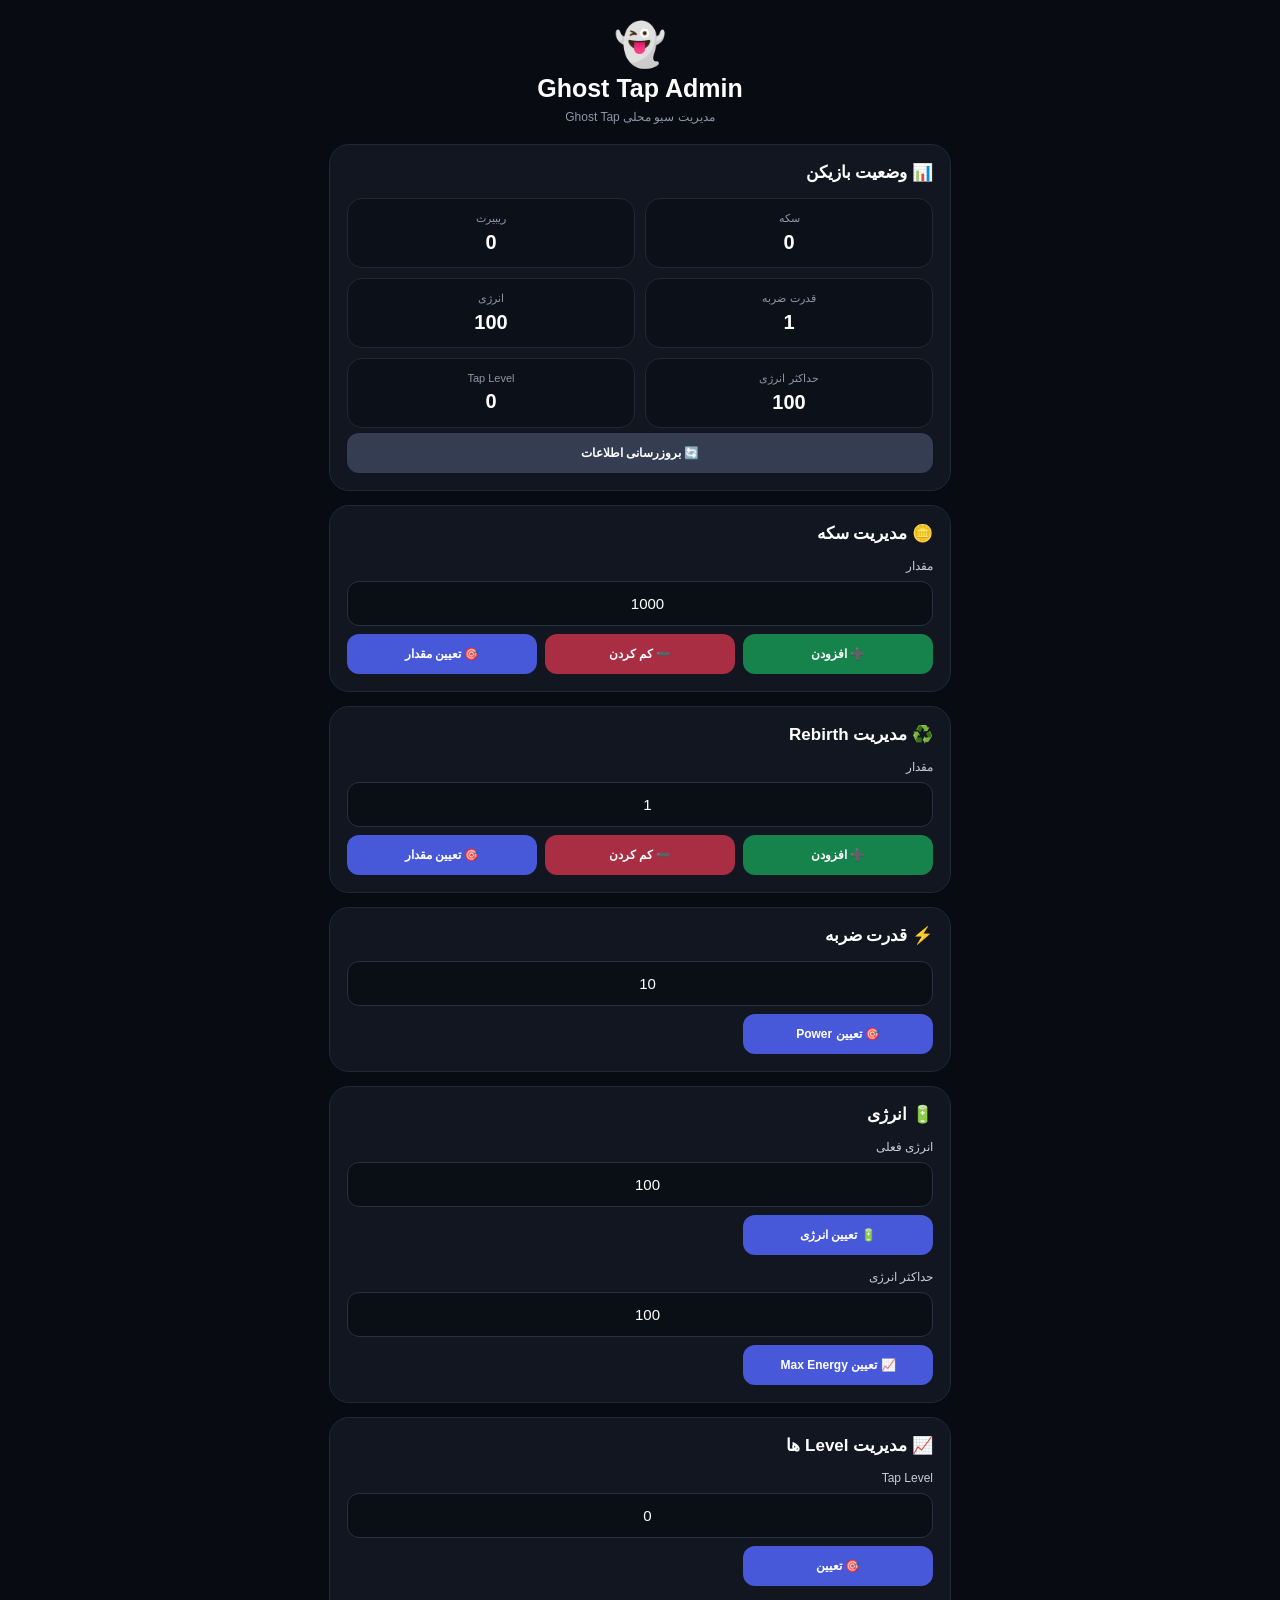
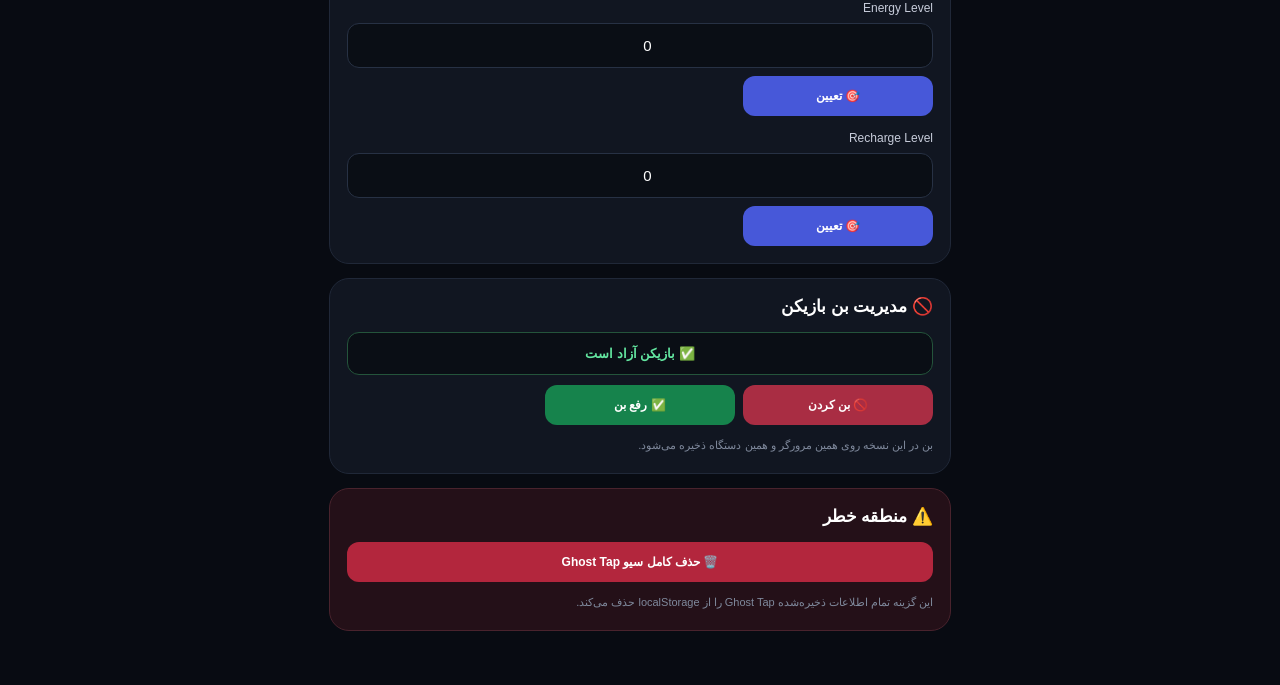
<file: admin.html>
<!DOCTYPE html>
<html lang="fa" dir="rtl">
<head>
<meta charset="UTF-8">
<meta name="viewport" content="width=device-width, initial-scale=1.0">
<title>Ghost Tap Admin</title>

<style>
*{
  box-sizing:border-box;
  -webkit-tap-highlight-color:transparent;
}

body{
  margin:0;
  background:#080b12;
  color:#fff;
  font-family:Arial,sans-serif;
}

.container{
  width:100%;
  max-width:650px;
  margin:auto;
  padding:20px 14px 40px;
}

.header{
  text-align:center;
  margin-bottom:20px;
}

.logo{
  font-size:42px;
  margin-bottom:5px;
}

.title{
  font-size:25px;
  font-weight:900;
}

.subtitle{
  color:#8d96a8;
  font-size:12px;
  margin-top:7px;
}

.card{
  background:#111621;
  border:1px solid #202838;
  border-radius:20px;
  padding:17px;
  margin-bottom:14px;
}

.card-title{
  font-size:17px;
  font-weight:900;
  margin-bottom:15px;
}

.stats{
  display:grid;
  grid-template-columns:1fr 1fr;
  gap:10px;
}

.stat{
  background:#0c1018;
  border:1px solid #202838;
  border-radius:15px;
  padding:13px;
  text-align:center;
}

.stat-name{
  color:#8d96a8;
  font-size:11px;
  margin-bottom:6px;
}

.stat-value{
  font-size:20px;
  font-weight:900;
}

.control{
  margin-top:15px;
}

.control-title{
  color:#c7ccda;
  font-size:12px;
  margin-bottom:8px;
}

input{
  width:100%;
  background:#0a0e15;
  border:1px solid #273144;
  color:#fff;
  border-radius:12px;
  padding:13px;
  outline:none;
  font-size:15px;
  text-align:center;
}

input:focus{
  border-color:#596cff;
}

.buttons{
  display:grid;
  grid-template-columns:1fr 1fr 1fr;
  gap:8px;
  margin-top:8px;
}

button{
  border:0;
  border-radius:12px;
  padding:13px 8px;
  color:#fff;
  font-weight:800;
  font-size:12px;
  cursor:pointer;
}

.plus{
  background:#16834c;
}

.minus{
  background:#a92d43;
}

.set{
  background:#4758d9;
}

.refresh{
  width:100%;
  background:#343d52;
  margin-top:5px;
}

.danger{
  background:#241018;
  border-color:#49232d;
}

.ban-status{
  text-align:center;
  padding:13px;
  border-radius:12px;
  background:#0a0e15;
  font-weight:900;
  font-size:13px;
  margin-bottom:10px;
}

.reset{
  width:100%;
  background:#b3263d;
}

.note{
  color:#7f899c;
  font-size:11px;
  line-height:1.9;
  margin-top:10px;
}

.toast{
  position:fixed;
  left:50%;
  bottom:25px;
  transform:translateX(-50%);
  background:#171d2a;
  border:1px solid #30394d;
  color:#fff;
  padding:13px 20px;
  border-radius:14px;
  font-size:13px;
  font-weight:800;
  display:none;
  z-index:999999;
  box-shadow:0 10px 30px #0008;
}

@media(max-width:420px){
  .buttons{
    grid-template-columns:1fr;
  }
}
</style>
</head>

<body>

<div class="container">

  <div class="header">
    <div class="logo">👻</div>
    <div class="title">Ghost Tap Admin</div>
    <div class="subtitle">مدیریت سیو محلی Ghost Tap</div>
  </div>

  <!-- وضعیت -->
  <div class="card">
    <div class="card-title">📊 وضعیت بازیکن</div>

    <div class="stats">

      <div class="stat">
        <div class="stat-name">سکه</div>
        <div class="stat-value" id="coinsValue">0</div>
      </div>

      <div class="stat">
        <div class="stat-name">ریبیرث</div>
        <div class="stat-value" id="rebirthValue">0</div>
      </div>

      <div class="stat">
        <div class="stat-name">قدرت ضربه</div>
        <div class="stat-value" id="powerValue">1</div>
      </div>

      <div class="stat">
        <div class="stat-name">انرژی</div>
        <div class="stat-value" id="energyValue">100</div>
      </div>

      <div class="stat">
        <div class="stat-name">حداکثر انرژی</div>
        <div class="stat-value" id="maxEnergyValue">100</div>
      </div>

      <div class="stat">
        <div class="stat-name">Tap Level</div>
        <div class="stat-value" id="tapLevelValue">0</div>
      </div>

    </div>

    <button class="refresh" id="refreshBtn">
      🔄 بروزرسانی اطلاعات
    </button>
  </div>


  <!-- سکه -->
  <div class="card">

    <div class="card-title">🪙 مدیریت سکه</div>

    <div class="control">

      <div class="control-title">
        مقدار
      </div>

      <input
        id="coinsInput"
        type="number"
        min="0"
        value="1000"
        placeholder="مثلاً 1000"
      >

      <div class="buttons">

        <button class="plus" id="addCoins">
          ➕ افزودن
        </button>

        <button class="minus" id="removeCoins">
          ➖ کم کردن
        </button>

        <button class="set" id="setCoins">
          🎯 تعیین مقدار
        </button>

      </div>

    </div>

  </div>


  <!-- ریبیرث -->
  <div class="card">

    <div class="card-title">♻️ مدیریت Rebirth</div>

    <div class="control">

      <div class="control-title">
        مقدار
      </div>

      <input
        id="rebirthInput"
        type="number"
        min="0"
        value="1"
      >

      <div class="buttons">

        <button class="plus" id="addRebirth">
          ➕ افزودن
        </button>

        <button class="minus" id="removeRebirth">
          ➖ کم کردن
        </button>

        <button class="set" id="setRebirth">
          🎯 تعیین مقدار
        </button>

      </div>

    </div>

  </div>


  <!-- قدرت -->
  <div class="card">

    <div class="card-title">⚡ قدرت ضربه</div>

    <div class="control">

      <input
        id="powerInput"
        type="number"
        min="1"
        value="10"
      >

      <div class="buttons">

        <button class="set" id="setPower">
          🎯 تعیین Power
        </button>

      </div>

    </div>

  </div>


  <!-- انرژی -->
  <div class="card">

    <div class="card-title">🔋 انرژی</div>

    <div class="control">

      <div class="control-title">
        انرژی فعلی
      </div>

      <input
        id="energyInput"
        type="number"
        min="0"
        value="100"
      >

      <div class="buttons">

        <button class="set" id="setEnergy">
          🔋 تعیین انرژی
        </button>

      </div>

    </div>


    <div class="control">

      <div class="control-title">
        حداکثر انرژی
      </div>

      <input
        id="maxEnergyInput"
        type="number"
        min="1"
        value="100"
      >

      <div class="buttons">

        <button class="set" id="setMaxEnergy">
          📈 تعیین Max Energy
        </button>

      </div>

    </div>

  </div>


  <!-- لول‌ها -->
  <div class="card">

    <div class="card-title">📈 مدیریت Level ها</div>

    <div class="control">

      <div class="control-title">
        Tap Level
      </div>

      <input
        id="tapLevelInput"
        type="number"
        min="0"
        value="0"
      >

      <div class="buttons">

        <button class="set" id="setTapLevel">
          🎯 تعیین
        </button>

      </div>

    </div>


    <div class="control">

      <div class="control-title">
        Energy Level
      </div>

      <input
        id="energyLevelInput"
        type="number"
        min="0"
        value="0"
      >

      <div class="buttons">

        <button class="set" id="setEnergyLevel">
          🎯 تعیین
        </button>

      </div>

    </div>


    <div class="control">

      <div class="control-title">
        Recharge Level
      </div>

      <input
        id="rechargeLevelInput"
        type="number"
        min="0"
        value="0"
      >

      <div class="buttons">

        <button class="set" id="setRechargeLevel">
          🎯 تعیین
        </button>

      </div>

    </div>

  </div>


  <!-- بن -->
  <div class="card">

    <div class="card-title">🚫 مدیریت بن بازیکن</div>

    <div
      id="banStatus"
      class="ban-status"
    >
      در حال بررسی...
    </div>

    <div class="buttons">

      <button
        class="minus"
        id="banPlayer"
      >
        🚫 بن کردن
      </button>

      <button
        class="plus"
        id="unbanPlayer"
      >
        ✅ رفع بن
      </button>

    </div>

    <div class="note">
      بن در این نسخه روی همین مرورگر و همین دستگاه ذخیره می‌شود.
    </div>

  </div>


  <!-- خطر -->
  <div class="card danger">

    <div class="card-title">⚠️ منطقه خطر</div>

    <button
      class="reset"
      id="resetGame"
    >
      🗑️ حذف کامل سیو Ghost Tap
    </button>

    <div class="note">
      این گزینه تمام اطلاعات ذخیره‌شده Ghost Tap را از localStorage
      حذف می‌کند.
    </div>

  </div>

</div>


<div
  id="toast"
  class="toast"
></div>


<script>

const STORAGE = {

  coins: "ghostCoins",
  energy: "ghostEnergy",
  maxEnergy: "ghostMaxEnergy",
  tapPower: "ghostTapPower",

  combo: "ghostCombo",

  rebirths: "ghostRebirths",

  xp: "ghostXP",

  tapLevel: "ghostTapLevel",
  energyLevel: "ghostEnergyLevel",
  rechargeLevel: "ghostRechargeLevel",

  totalTaps: "ghostTotalTaps",
  totalCoins: "ghostTotalCoins",

  cards: "ghostCards",
  abilities: "ghostAbilities",
  wheelItems: "ghostWheelItems"

};


const BAN_KEY = "ghostPlayerBanned";


function numberValue(id){

  const input = document.getElementById(id);

  let value = Number(input.value);

  if(!Number.isFinite(value)){
    value = 0;
  }

  return Math.max(0, Math.floor(value));

}


function getNumber(key, fallback = 0){

  const value = Number(
    localStorage.getItem(key)
  );

  if(!Number.isFinite(value)){
    return fallback;
  }

  return value;

}


function setNumber(key, value){

  value = Number(value);

  if(!Number.isFinite(value)){
    value = 0;
  }

  value = Math.max(0, Math.floor(value));

  localStorage.setItem(
    key,
    String(value)
  );

}


function showToast(message){

  const toast =
    document.getElementById("toast");

  toast.textContent = message;
  toast.style.display = "block";

  clearTimeout(
    window.ghostToastTimer
  );

  window.ghostToastTimer =
    setTimeout(()=>{
      toast.style.display = "none";
    },1800);

}


function refresh(){

  document.getElementById(
    "coinsValue"
  ).textContent =
    getNumber(STORAGE.coins,0);


  document.getElementById(
    "rebirthValue"
  ).textContent =
    getNumber(STORAGE.rebirths,0);


  document.getElementById(
    "powerValue"
  ).textContent =
    getNumber(STORAGE.tapPower,1);


  document.getElementById(
    "energyValue"
  ).textContent =
    getNumber(STORAGE.energy,100);


  document.getElementById(
    "maxEnergyValue"
  ).textContent =
    getNumber(STORAGE.maxEnergy,100);


  document.getElementById(
    "tapLevelValue"
  ).textContent =
    getNumber(STORAGE.tapLevel,0);


  updateBanStatus();

}


function isPlayerBanned(){

  return localStorage.getItem(
    BAN_KEY
  ) === "true";

}


function updateBanStatus(){

  const status =
    document.getElementById(
      "banStatus"
    );

  if(isPlayerBanned()){

    status.textContent =
      "🚫 بازیکن بن شده است";

    status.style.color =
      "#ff6b7a";

    status.style.border =
      "1px solid #632936";

  }else{

    status.textContent =
      "✅ بازیکن آزاد است";

    status.style.color =
      "#63e6a0";

    status.style.border =
      "1px solid #24543b";

  }

}


/* سکه */

document
.getElementById("addCoins")
.addEventListener("click",()=>{

  const amount =
    numberValue("coinsInput");

  const current =
    getNumber(STORAGE.coins,0);

  setNumber(
    STORAGE.coins,
    current + amount
  );

  refresh();

  showToast(
    "🪙 سکه اضافه شد"
  );

});


document
.getElementById("removeCoins")
.addEventListener("click",()=>{

  const amount =
    numberValue("coinsInput");

  const current =
    getNumber(STORAGE.coins,0);

  setNumber(
    STORAGE.coins,
    Math.max(0,current - amount)
  );

  refresh();

  showToast(
    "🪙 سکه کم شد"
  );

});


document
.getElementById("setCoins")
.addEventListener("click",()=>{

  const amount =
    numberValue("coinsInput");

  setNumber(
    STORAGE.coins,
    amount
  );

  refresh();

  showToast(
    "🎯 مقدار سکه تنظیم شد"
  );

});


/* ریبیرث */

document
.getElementById("addRebirth")
.addEventListener("click",()=>{

  const amount =
    numberValue("rebirthInput");

  const current =
    getNumber(STORAGE.rebirths,0);

  setNumber(
    STORAGE.rebirths,
    current + amount
  );

  refresh();

  showToast(
    "♻️ ریبیرث اضافه شد"
  );

});


document
.getElementById("removeRebirth")
.addEventListener("click",()=>{

  const amount =
    numberValue("rebirthInput");

  const current =
    getNumber(STORAGE.rebirths,0);

  setNumber(
    STORAGE.rebirths,
    Math.max(0,current - amount)
  );

  refresh();

  showToast(
    "♻️ ریبیرث کم شد"
  );

});


document
.getElementById("setRebirth")
.addEventListener("click",()=>{

  const amount =
    numberValue("rebirthInput");

  setNumber(
    STORAGE.rebirths,
    amount
  );

  refresh();

  showToast(
    "🎯 مقدار Rebirth تنظیم شد"
  );

});


/* Power */

document
.getElementById("setPower")
.addEventListener("click",()=>{

  const amount =
    Math.max(
      1,
      numberValue("powerInput")
    );

  setNumber(
    STORAGE.tapPower,
    amount
  );

  refresh();

  showToast(
    "⚡ قدرت ضربه تنظیم شد"
  );

});


/* Energy */

document
.getElementById("setEnergy")
.addEventListener("click",()=>{

  const amount =
    numberValue("energyInput");

  const maxEnergy =
    getNumber(
      STORAGE.maxEnergy,
      100
    );

  setNumber(
    STORAGE.energy,
    Math.min(
      amount,
      maxEnergy
    )
  );

  refresh();

  showToast(
    "🔋 انرژی تنظیم شد"
  );

});


document
.getElementById("setMaxEnergy")
.addEventListener("click",()=>{

  const amount =
    Math.max(
      1,
      numberValue("maxEnergyInput")
    );

  setNumber(
    STORAGE.maxEnergy,
    amount
  );

  const currentEnergy =
    getNumber(
      STORAGE.energy,
      100
    );

  if(currentEnergy > amount){

    setNumber(
      STORAGE.energy,
      amount
    );

  }

  refresh();

  showToast(
    "📈 حداکثر انرژی تنظیم شد"
  );

});


/* Levels */

document
.getElementById("setTapLevel")
.addEventListener("click",()=>{

  setNumber(
    STORAGE.tapLevel,
    numberValue("tapLevelInput")
  );

  refresh();

  showToast(
    "🎯 Tap Level تنظیم شد"
  );

});


document
.getElementById("setEnergyLevel")
.addEventListener("click",()=>{

  setNumber(
    STORAGE.energyLevel,
    numberValue("energyLevelInput")
  );

  refresh();

  showToast(
    "🎯 Energy Level تنظیم شد"
  );

});


document
.getElementById("setRechargeLevel")
.addEventListener("click",()=>{

  setNumber(
    STORAGE.rechargeLevel,
    numberValue("rechargeLevelInput")
  );

  refresh();

  showToast(
    "🎯 Recharge Level تنظیم شد"
  );

});


/* بن */

document
.getElementById("banPlayer")
.addEventListener("click",()=>{

  localStorage.setItem(
    BAN_KEY,
    "true"
  );

  updateBanStatus();

  showToast(
    "🚫 بازیکن بن شد"
  );

});


document
.getElementById("unbanPlayer")
.addEventListener("click",()=>{

  localStorage.setItem(
    BAN_KEY,
    "false"
  );

  updateBanStatus();

  showToast(
    "✅ بن بازیکن برداشته شد"
  );

});


/* بروزرسانی */

document
.getElementById("refreshBtn")
.addEventListener(
  "click",
  refresh
);


/* حذف کامل سیو */

document
.getElementById("resetGame")
.addEventListener("click",()=>{

  const confirmed =
    confirm(
      "آیا مطمئنی می‌خواهی تمام سیو Ghost Tap حذف شود؟"
    );

  if(!confirmed){
    return;
  }

  Object
    .values(STORAGE)
    .forEach(key=>{
      localStorage.removeItem(key);
    });

  /*
    با ریست کامل، بن هم برداشته می‌شود.
  */
  localStorage.removeItem(
    BAN_KEY
  );

  refresh();

  showToast(
    "🗑️ تمام سیو حذف شد"
  );

});


/* اجرای اولیه */

refresh();


/* اگر سیو از تب دیگری تغییر کرد */

window.addEventListener(
  "storage",
  ()=>{
    refresh();
  }
);

</script>

</body>
</html>
</file>
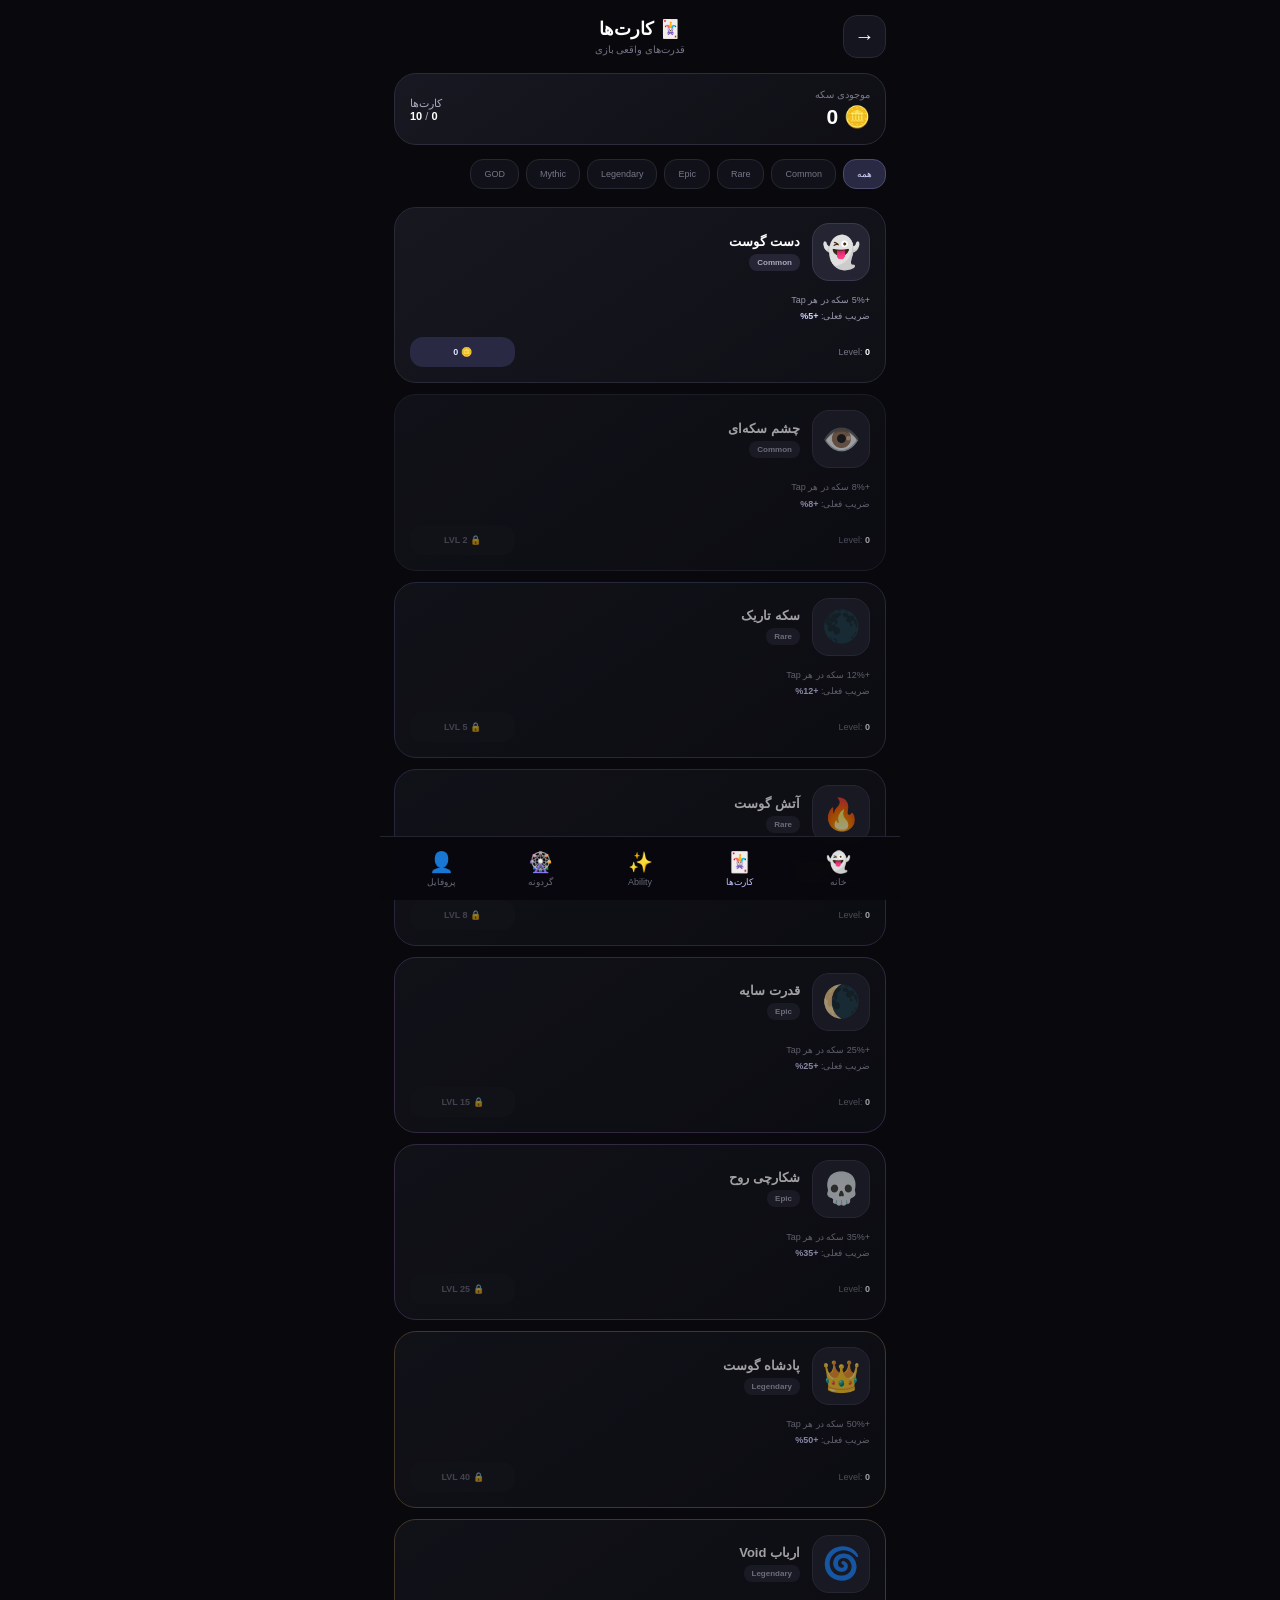
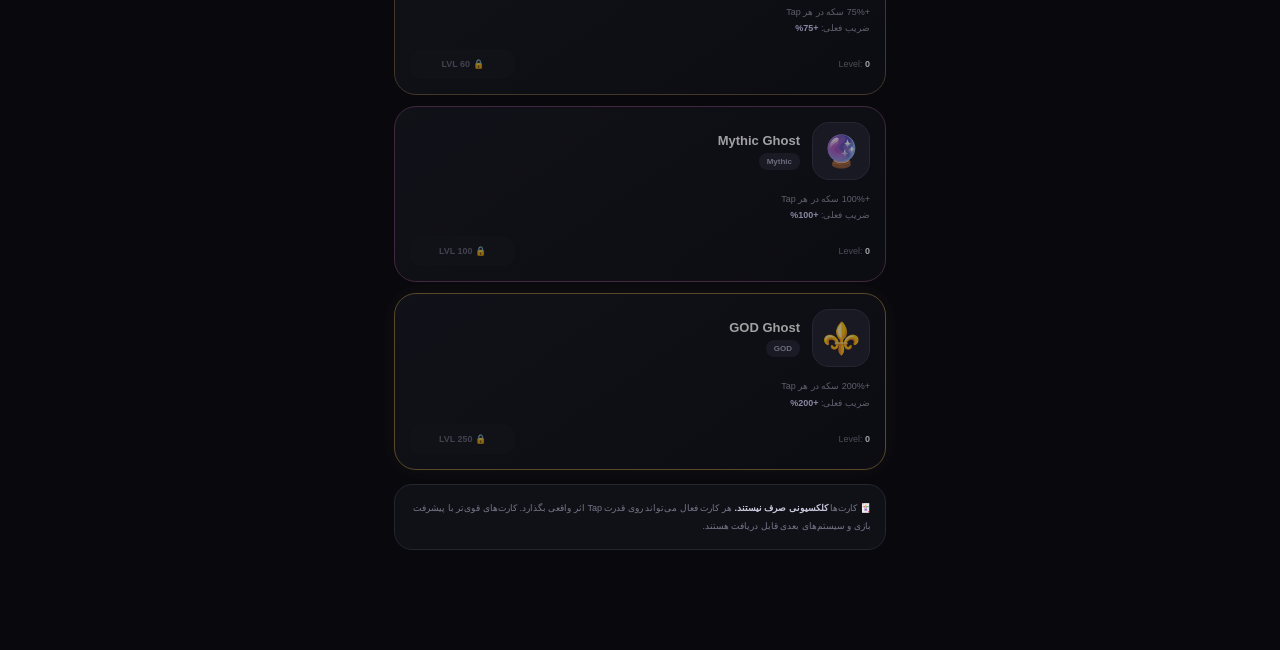
<file: cards.html>
<!DOCTYPE html><html lang="fa" dir="rtl">
<head>
<meta charset="UTF-8">
<meta name="viewport" content="width=device-width,initial-scale=1.0,maximum-scale=1.0,user-scalable=no">
<meta name="theme-color" content="#08080d">
<title>Ghost Tap | Cards</title><style>
*{
    box-sizing:border-box;
    margin:0;
    padding:0;
    -webkit-tap-highlight-color:transparent;
}

html,body{
    min-height:100%;
    background:#08080d;
    color:#fff;
    font-family:Tahoma,Arial,sans-serif;
}

body{
    overflow-x:hidden;
    user-select:none;
}

button,a{
    font-family:inherit;
}

button{
    border:0;
    outline:0;
}

a{
    text-decoration:none;
    color:inherit;
}

.app{
    width:100%;
    max-width:520px;
    margin:auto;
    min-height:100vh;
    padding:15px 14px 100px;
}

/* HEADER */

.header{
    display:flex;
    align-items:center;
    justify-content:space-between;
    margin-bottom:15px;
}

.back{
    width:43px;
    height:43px;
    border-radius:14px;
    background:#15151f;
    border:1px solid #292937;
    display:flex;
    align-items:center;
    justify-content:center;
    font-size:20px;
}

.title{
    text-align:center;
    flex:1;
}

.title h1{
    font-size:18px;
}

.title span{
    display:block;
    color:#747486;
    font-size:10px;
    margin-top:4px;
}

.header-space{
    width:43px;
}

/* WALLET */

.wallet{
    background:linear-gradient(145deg,#181822,#0e0e14);
    border:1px solid #2b2b39;
    border-radius:22px;
    padding:15px;
    margin-bottom:14px;
    display:flex;
    align-items:center;
    justify-content:space-between;
}

.wallet-title{
    color:#777789;
    font-size:10px;
}

.wallet-value{
    margin-top:5px;
    font-size:21px;
    font-weight:900;
}

.wallet-right{
    text-align:left;
}

.card-count{
    font-size:11px;
    color:#aaaabd;
}

.card-count span{
    color:#fff;
    font-weight:900;
}

/* FILTER */

.filters{
    display:flex;
    gap:7px;
    overflow-x:auto;
    padding-bottom:4px;
    margin-bottom:14px;
}

.filters::-webkit-scrollbar{
    display:none;
}

.filter{
    flex:0 0 auto;
    background:#111119;
    color:#777789;
    border:1px solid #272733;
    border-radius:13px;
    padding:9px 13px;
    font-size:9px;
}

.filter.active{
    background:#292943;
    color:#d5d5ff;
    border-color:#4b4b70;
}

/* CARD GRID */

.cards{
    display:grid;
    gap:11px;
}

.card{
    position:relative;
    overflow:hidden;
    background:linear-gradient(145deg,#171720,#0f0f16);
    border:1px solid #292936;
    border-radius:22px;
    padding:15px;
}

.card.locked{
    opacity:.62;
}

.card.active{
    border-color:#6565a0;
    box-shadow:0 0 22px rgba(120,120,255,.09);
}

.card-top{
    display:flex;
    align-items:center;
    gap:12px;
}

.card-icon{
    width:58px;
    height:58px;
    border-radius:17px;
    display:flex;
    align-items:center;
    justify-content:center;
    font-size:31px;
    background:#242432;
    border:1px solid #39394b;
}

.card-info{
    flex:1;
}

.card-name{
    font-size:13px;
    font-weight:900;
}

.card-rarity{
    display:inline-block;
    margin-top:5px;
    padding:4px 8px;
    border-radius:8px;
    font-size:8px;
    font-weight:bold;
    background:#252535;
    color:#aaaabd;
}

.card-effect{
    margin-top:11px;
    color:#9696a9;
    font-size:9px;
    line-height:1.8;
}

.card-effect strong{
    color:#d4d4ff;
}

.card-bottom{
    display:flex;
    align-items:center;
    justify-content:space-between;
    gap:8px;
    margin-top:13px;
}

.card-level{
    color:#777789;
    font-size:9px;
}

.card-level strong{
    color:#fff;
}

.card-button{
    min-width:105px;
    padding:10px 12px;
    border-radius:13px;
    background:#292943;
    color:#e0e0ff;
    font-size:9px;
    font-weight:bold;
}

.card-button:active{
    transform:scale(.96);
}

.card-button.lock{
    background:#181820;
    color:#666678;
}

/* RARITY */

.card[data-rarity="Common"]{
    border-color:#292936;
}

.card[data-rarity="Rare"]{
    border-color:#3b3b5a;
}

.card[data-rarity="Epic"]{
    border-color:#4c3e61;
}

.card[data-rarity="Legendary"]{
    border-color:#66543b;
}

.card[data-rarity="Mythic"]{
    border-color:#633c61;
}

.card[data-rarity="GOD"]{
    border-color:#8a713d;
    box-shadow:0 0 25px rgba(255,205,100,.08);
}

/* INFO */

.info{
    margin-top:14px;
    padding:14px;
    border-radius:18px;
    background:#101017;
    border:1px solid #252531;
    color:#777789;
    font-size:9px;
    line-height:2;
}

.info strong{
    color:#c9c9dc;
}

/* NAV */

.bottom-nav{
    position:fixed;
    z-index:100;
    bottom:0;
    left:50%;
    transform:translateX(-50%);
    width:100%;
    max-width:520px;
    padding:8px 12px calc(8px + env(safe-area-inset-bottom));
    background:rgba(8,8,13,.95);
    backdrop-filter:blur(15px);
    border-top:1px solid #242430;
    display:grid;
    grid-template-columns:repeat(5,1fr);
}

.nav-item{
    text-align:center;
    color:#696979;
    font-size:9px;
    padding:5px 0;
}

.nav-item div{
    font-size:20px;
    margin-bottom:3px;
}

.nav-item.active{
    color:#c3c3ff;
}

/* TOAST */

.toast{
    position:fixed;
    z-index:999;
    top:20px;
    left:50%;
    transform:translate(-50%,-20px);
    opacity:0;
    pointer-events:none;
    background:#20202c;
    border:1px solid #3a3a4e;
    border-radius:14px;
    padding:11px 16px;
    font-size:11px;
    font-weight:bold;
    transition:.25s;
    white-space:nowrap;
}

.toast.show{
    opacity:1;
    transform:translate(-50%,0);
}

/* RESPONSIVE */

@media(max-width:360px){

    .app{
        padding-left:10px;
        padding-right:10px;
    }

    .card-icon{
        width:52px;
        height:52px;
    }

    .card-button{
        min-width:90px;
    }
}
</style></head><body><div class="app"><header class="header"><a href="index.html" class="back">→</a>

<div class="title">
    <h1>🃏 کارت‌ها</h1>
    <span>قدرت‌های واقعی بازی</span>
</div>

<div class="header-space"></div>

</header><section class="wallet"><div>
    <div class="wallet-title">
        موجودی سکه
    </div>

    <div class="wallet-value">
        🪙 <span id="coins">0</span>
    </div>
</div>

<div class="wallet-right">
    <div class="card-count">
        کارت‌ها
    </div>

    <div class="card-count">
        <span id="ownedCount">0</span> / <span id="totalCount">0</span>
    </div>
</div>

</section><div class="filters"><button class="filter active" data-filter="all">
    همه
</button>

<button class="filter" data-filter="Common">
    Common
</button>

<button class="filter" data-filter="Rare">
    Rare
</button>

<button class="filter" data-filter="Epic">
    Epic
</button>

<button class="filter" data-filter="Legendary">
    Legendary
</button>

<button class="filter" data-filter="Mythic">
    Mythic
</button>

<button class="filter" data-filter="GOD">
    GOD
</button>

</div><section class="cards" id="cards"></section><div class="info">
    🃏 کارت‌ها <strong>کلکسیونی صرف نیستند.</strong>
    هر کارت فعال می‌تواند روی قدرت Tap اثر واقعی بگذارد.
    کارت‌های قوی‌تر با پیشرفت بازی و سیستم‌های بعدی قابل دریافت هستند.
</div></div><nav class="bottom-nav"><a class="nav-item" href="index.html">
    <div>👻</div>
    خانه
</a>

<a class="nav-item active" href="cards.html">
    <div>🃏</div>
    کارت‌ها
</a>

<a class="nav-item" href="abilities.html">
    <div>✨</div>
    Ability
</a>

<a class="nav-item" href="wheel.html">
    <div>🎡</div>
    گردونه
</a>

<a class="nav-item" href="profile.html">
    <div>👤</div>
    پروفایل
</a>

</nav><div class="toast" id="toast"></div><script>
/* =====================================================
   GHOST TAP CARD SYSTEM
===================================================== */

const CARD_DATABASE = [

    {
        id:"ghost_hand",
        name:"دست گوست",
        icon:"👻",
        rarity:"Common",
        cost:0,
        unlock:0,
        multiplier:.05,
        description:"+5% سکه در هر Tap"
    },

    {
        id:"coin_eye",
        name:"چشم سکه‌ای",
        icon:"👁️",
        rarity:"Common",
        cost:500,
        unlock:2,
        multiplier:.08,
        description:"+8% سکه در هر Tap"
    },

    {
        id:"dark_coin",
        name:"سکه تاریک",
        icon:"🌑",
        rarity:"Rare",
        cost:2500,
        unlock:5,
        multiplier:.12,
        description:"+12% سکه در هر Tap"
    },

    {
        id:"ghost_fire",
        name:"آتش گوست",
        icon:"🔥",
        rarity:"Rare",
        cost:5000,
        unlock:8,
        multiplier:.16,
        description:"+16% سکه در هر Tap"
    },

    {
        id:"shadow_power",
        name:"قدرت سایه",
        icon:"🌘",
        rarity:"Epic",
        cost:15000,
        unlock:15,
        multiplier:.25,
        description:"+25% سکه در هر Tap"
    },

    {
        id:"soul_hunter",
        name:"شکارچی روح",
        icon:"💀",
        rarity:"Epic",
        cost:35000,
        unlock:25,
        multiplier:.35,
        description:"+35% سکه در هر Tap"
    },

    {
        id:"ghost_king",
        name:"پادشاه گوست",
        icon:"👑",
        rarity:"Legendary",
        cost:100000,
        unlock:40,
        multiplier:.50,
        description:"+50% سکه در هر Tap"
    },

    {
        id:"void_master",
        name:"ارباب Void",
        icon:"🌀",
        rarity:"Legendary",
        cost:500000,
        unlock:60,
        multiplier:.75,
        description:"+75% سکه در هر Tap"
    },

    {
        id:"mythic_ghost",
        name:"Mythic Ghost",
        icon:"🔮",
        rarity:"Mythic",
        cost:2000000,
        unlock:100,
        multiplier:1.00,
        description:"+100% سکه در هر Tap"
    },

    {
        id:"god_ghost",
        name:"GOD Ghost",
        icon:"⚜️",
        rarity:"GOD",
        cost:1000000000,
        unlock:250,
        multiplier:2.00,
        description:"+200% سکه در هر Tap"
    }

];

/* =====================================================
   STORAGE
===================================================== */

function getCards(){

    try{

        return JSON.parse(
            localStorage.getItem("ghostCards") || "{}"
        );

    }catch(error){

        localStorage.setItem(
            "ghostCards",
            "{}"
        );

        return {};
    }
}

function saveCards(cards){

    localStorage.setItem(
        "ghostCards",
        JSON.stringify(cards)
    );
}

/* =====================================================
   PLAYER DATA
===================================================== */

function getNumber(key,fallback=0){

    const value =
        Number(localStorage.getItem(key));

    return Number.isFinite(value)
        ? value
        : fallback;
}

function setNumber(key,value){

    localStorage.setItem(
        key,
        String(Math.max(0,Number(value)||0))
    );
}

function getLevel(){

    const xp =
        getNumber("ghostXP",0);

    return Math.floor(xp / 100) + 1;
}

/* =====================================================
   NUMBER FORMAT
===================================================== */

function formatNumber(value){

    value = Math.floor(Number(value)||0);

    if(value >= 1000000000000){
        return (value/1000000000000).toFixed(2)+"T";
    }

    if(value >= 1000000000){
        return (value/1000000000).toFixed(2)+"B";
    }

    if(value >= 1000000){
        return (value/1000000).toFixed(2)+"M";
    }

    if(value >= 1000){
        return (value/1000).toFixed(2)+"K";
    }

    return value.toLocaleString("en-US");
}

/* =====================================================
   RENDER
===================================================== */

let currentFilter = "all";

function renderCards(){

    const container =
        document.getElementById("cards");

    const cards =
        getCards();

    const level =
        getLevel();

    container.innerHTML = "";

    const filtered =
        CARD_DATABASE.filter(card=>{

            if(currentFilter === "all"){
                return true;
            }

            return card.rarity === currentFilter;

        });

    document.getElementById("totalCount").textContent =
        CARD_DATABASE.length;

    let ownedCount = 0;

    CARD_DATABASE.forEach(card=>{

        if(cards[card.id] && cards[card.id].owned){
            ownedCount++;
        }

    });

    document.getElementById("ownedCount").textContent =
        ownedCount;

    filtered.forEach(card=>{

        const data =
            cards[card.id] || {
                owned:false,
                active:false,
                level:0
            };

        const locked =
            level < card.unlock &&
            !data.owned;

        const element =
            document.createElement("article");

        element.className =
            "card" +
            (locked ? " locked" : "") +
            (data.active ? " active" : "");

        element.dataset.rarity =
            card.rarity;

        let buttonText = "";

        if(locked){

            buttonText =
                "🔒 LVL " + card.unlock;

        }else if(!data.owned){

            buttonText =
                "🪙 " + formatNumber(card.cost);

        }else if(data.active){

            buttonText =
                "✓ فعال";

        }else{

            buttonText =
                "فعال کردن";

        }

        element.innerHTML = `

            <div class="card-top">

                <div class="card-icon">
                    ${card.icon}
                </div>

                <div class="card-info">

                    <div class="card-name">
                        ${card.name}
                    </div>

                    <div class="card-rarity">
                        ${card.rarity}
                    </div>

                </div>

            </div>

            <div class="card-effect">
                ${card.description}
                <br>
                ضریب فعلی:
                <strong>
                    +${Math.round(card.multiplier*100)}%
                </strong>
            </div>

            <div class="card-bottom">

                <div class="card-level">
                    Level:
                    <strong>
                        ${data.level || (data.owned ? 1 : 0)}
                    </strong>
                </div>

                <button
                    class="card-button ${locked ? "lock":""}"
                    onclick="cardAction('${card.id}')"
                    ${locked ? "disabled":""}
                >
                    ${buttonText}
                </button>

            </div>

        `;

        container.appendChild(element);

    });

}

/* =====================================================
   CARD ACTION
===================================================== */

function cardAction(id){

    const card =
        CARD_DATABASE.find(
            item=>item.id===id
        );

    if(!card){
        return;
    }

    const cards =
        getCards();

    const level =
        getLevel();

    const data =
        cards[id] || {
            owned:false,
            active:false,
            level:0
        };

    if(level < card.unlock && !data.owned){

        showToast(
            "🔒 ابتدا به Level " +
            card.unlock +
            " برس!"
        );

        return;
    }

    /* BUY */

    if(!data.owned){

        let coins =
            getNumber("ghostCoins",0);

        if(coins < card.cost){

            showToast(
                "🪙 سکه کافی نیست!"
            );

            return;
        }

        coins -= card.cost;

        setNumber(
            "ghostCoins",
            coins
        );

        data.owned = true;
        data.active = false;
        data.level = 1;

        cards[id] = data;

        saveCards(cards);

        showToast(
            "🃏 کارت " +
            card.name +
            " دریافت شد!"
        );

        renderCards();
        updateWallet();

        return;
    }

    /* TOGGLE */

    data.active =
        !data.active;

    cards[id] = data;

    saveCards(cards);

    if(data.active){

        showToast(
            "⚡ " +
            card.name +
            " فعال شد!"
        );

    }else{

        showToast(
            "⭕ " +
            card.name +
            " غیرفعال شد!"
        );

    }

    renderCards();
}

/* =====================================================
   FILTER
===================================================== */

document
    .querySelectorAll(".filter")
    .forEach(button=>{

        button.addEventListener(
            "click",
            function(){

                document
                    .querySelectorAll(".filter")
                    .forEach(item=>{
                        item.classList.remove("active");
                    });

                this.classList.add("active");

                currentFilter =
                    this.dataset.filter;

                renderCards();

            }
        );

    });

/* =====================================================
   WALLET
===================================================== */

function updateWallet(){

    document.getElementById("coins").textContent =
        formatNumber(
            getNumber("ghostCoins",0)
        );
}

/* =====================================================
   TOAST
===================================================== */

let toastTimer;

function showToast(message){

    const toast =
        document.getElementById("toast");

    toast.textContent =
        message;

    toast.classList.add("show");

    clearTimeout(toastTimer);

    toastTimer =
        setTimeout(()=>{

            toast.classList.remove("show");

        },1700);
}

/* =====================================================
   GLOBAL CARD MULTIPLIER
   index.html از همین Storage استفاده می‌کند.
===================================================== */

window.GhostCards = {

    getActiveMultiplier:function(){

        const cards =
            getCards();

        let multiplier = 1;

        CARD_DATABASE.forEach(card=>{

            const data =
                cards[card.id];

            if(
                data &&
                data.owned &&
                data.active
            ){

                multiplier +=
                    card.multiplier;
            }

        });

        return multiplier;
    },

    getOwned:function(){

        const cards =
            getCards();

        return CARD_DATABASE.filter(
            card =>
                cards[card.id] &&
                cards[card.id].owned
        );

    },

    getActive:function(){

        const cards =
            getCards();

        return CARD_DATABASE.filter(
            card =>
                cards[card.id] &&
                cards[card.id].owned &&
                cards[card.id].active
        );

    }

};

/* =====================================================
   LIVE UPDATE
===================================================== */

setInterval(()=>{

    updateWallet();
    renderCards();

},1000);

/* =====================================================
   START
===================================================== */

renderCards();
updateWallet();

</script></body>
</html>
</file>
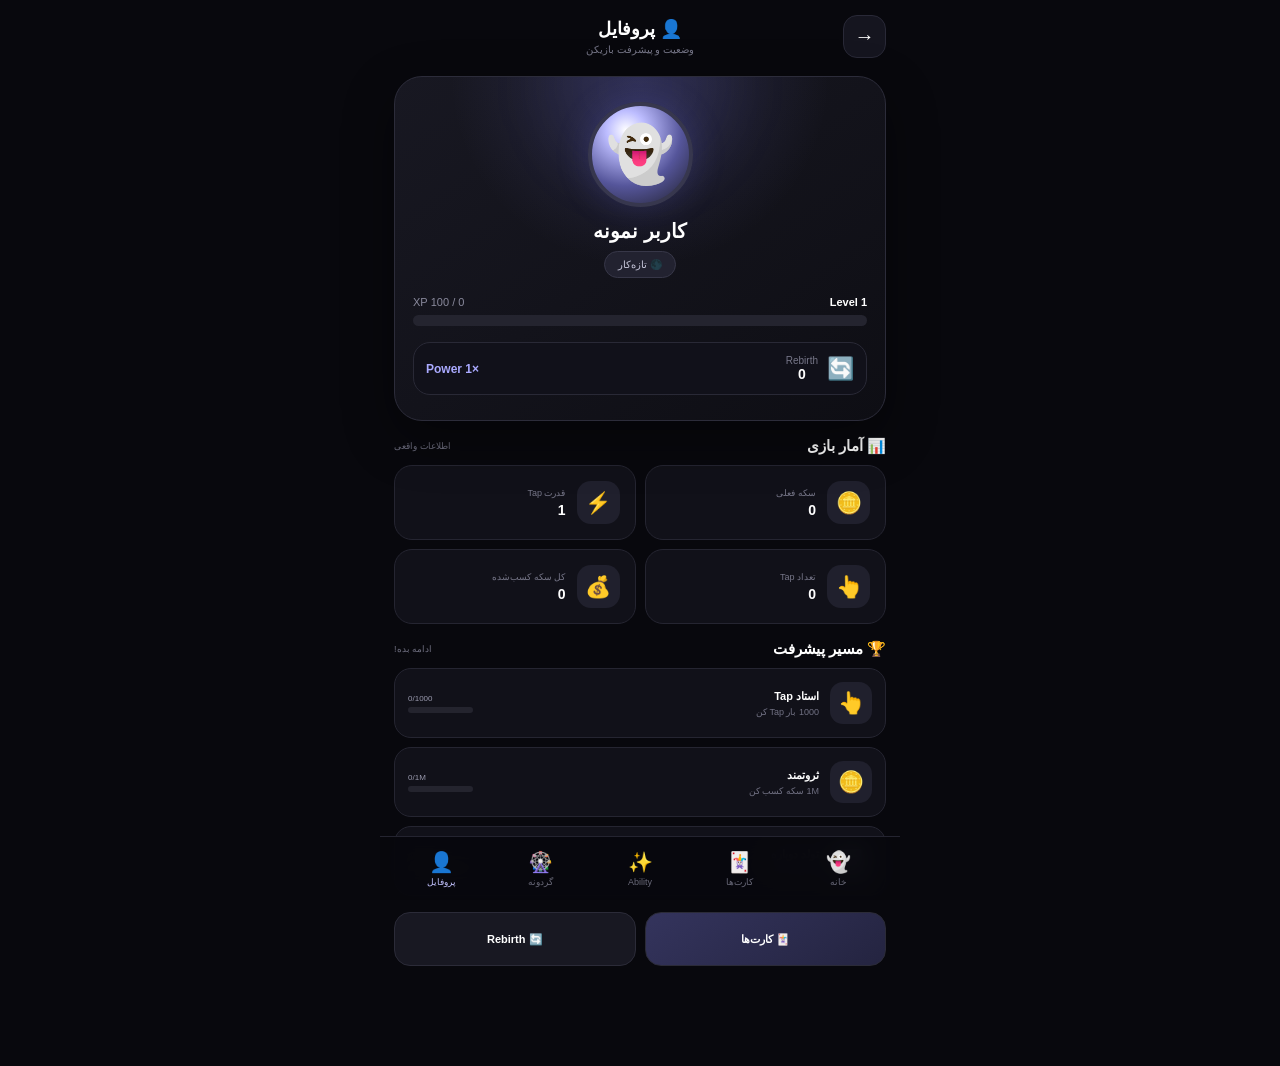
<file: profile.html>
<!DOCTYPE html><html lang="fa" dir="rtl">
<head>
<meta charset="UTF-8">
<meta name="viewport" content="width=device-width,initial-scale=1.0,maximum-scale=1.0,user-scalable=no">
<meta name="theme-color" content="#08080d">
<title>Ghost Tap | پروفایل</title><style>
*{
    box-sizing:border-box;
    margin:0;
    padding:0;
    -webkit-tap-highlight-color:transparent;
}

html,body{
    min-height:100%;
    background:#08080d;
    color:#fff;
    font-family:Tahoma,Arial,sans-serif;
}

body{
    overflow-x:hidden;
    user-select:none;
}

button,a{
    font-family:inherit;
}

a{
    color:inherit;
    text-decoration:none;
}

.app{
    width:100%;
    max-width:520px;
    min-height:100vh;
    margin:auto;
    padding:15px 14px 100px;
}

/* HEADER */

.header{
    display:flex;
    align-items:center;
    justify-content:space-between;
    margin-bottom:18px;
}

.back{
    width:43px;
    height:43px;
    border-radius:14px;
    background:#15151f;
    border:1px solid #292937;
    display:flex;
    align-items:center;
    justify-content:center;
    font-size:20px;
}

.title{
    text-align:center;
    flex:1;
}

.title h1{
    font-size:18px;
}

.title span{
    color:#777789;
    font-size:10px;
    display:block;
    margin-top:4px;
}

.header-space{
    width:43px;
}

/* PROFILE HERO */

.profile-card{
    position:relative;
    overflow:hidden;
    background:
        radial-gradient(circle at 50% 0%,rgba(140,140,255,.18),transparent 45%),
        linear-gradient(145deg,#181822,#0e0e14);
    border:1px solid #2c2c3a;
    border-radius:28px;
    padding:25px 18px;
    text-align:center;
    box-shadow:0 18px 50px rgba(0,0,0,.4);
}

.profile-glow{
    position:absolute;
    width:180px;
    height:180px;
    border-radius:50%;
    background:rgba(120,120,255,.08);
    filter:blur(30px);
    top:-80px;
    left:50%;
    transform:translateX(-50%);
}

.avatar{
    width:105px;
    height:105px;
    margin:0 auto 12px;
    border-radius:50%;
    display:flex;
    align-items:center;
    justify-content:center;
    font-size:55px;
    background:radial-gradient(circle at 35% 25%,#fff,#bdbdff 20%,#55559a 58%,#20202c);
    border:4px solid #37374e;
    box-shadow:0 0 35px rgba(120,120,255,.2);
    position:relative;
    z-index:2;
}

.player-name{
    font-size:20px;
    font-weight:900;
    position:relative;
    z-index:2;
}

.rank{
    display:inline-block;
    margin-top:8px;
    padding:7px 13px;
    border-radius:20px;
    background:#222230;
    border:1px solid #373748;
    color:#c8c8dc;
    font-size:10px;
    position:relative;
    z-index:2;
}

/* LEVEL */

.level-box{
    margin-top:18px;
    text-align:right;
    position:relative;
    z-index:2;
}

.level-head{
    display:flex;
    align-items:center;
    justify-content:space-between;
    font-size:11px;
    margin-bottom:7px;
}

.level-xp{
    color:#8a8a9d;
}

.xp-bar{
    height:11px;
    background:#24242f;
    border-radius:20px;
    overflow:hidden;
}

.xp-fill{
    height:100%;
    width:0;
    border-radius:20px;
    background:linear-gradient(90deg,#6666d8,#aaaaff);
    transition:width .5s ease;
}

/* REBIRTH */

.rebirth-badge{
    margin-top:16px;
    background:#11111a;
    border:1px solid #292936;
    border-radius:17px;
    padding:12px;
    display:flex;
    justify-content:space-between;
    align-items:center;
}

.rebirth-left{
    display:flex;
    align-items:center;
    gap:9px;
}

.rebirth-icon{
    font-size:22px;
}

.rebirth-label{
    font-size:10px;
    color:#777789;
}

.rebirth-value{
    font-size:14px;
    font-weight:900;
}

.rebirth-multiplier{
    font-size:12px;
    color:#aaaaff;
    font-weight:900;
}

/* STATS */

.section{
    margin-top:16px;
}

.section-title{
    display:flex;
    align-items:center;
    justify-content:space-between;
    margin-bottom:10px;
}

.section-title h2{
    font-size:15px;
}

.section-title span{
    color:#6f6f80;
    font-size:9px;
}

.stats{
    display:grid;
    grid-template-columns:repeat(2,1fr);
    gap:9px;
}

.stat{
    background:#111119;
    border:1px solid #252531;
    border-radius:18px;
    padding:15px;
    display:flex;
    align-items:center;
    gap:11px;
}

.stat-icon{
    width:43px;
    height:43px;
    border-radius:14px;
    background:#20202d;
    display:flex;
    align-items:center;
    justify-content:center;
    font-size:21px;
}

.stat-label{
    color:#777789;
    font-size:9px;
}

.stat-value{
    font-size:14px;
    font-weight:900;
    margin-top:4px;
}

/* MILESTONES */

.milestones{
    display:grid;
    gap:9px;
}

.milestone{
    background:#111119;
    border:1px solid #252531;
    border-radius:17px;
    padding:13px;
    display:flex;
    align-items:center;
    gap:11px;
}

.milestone-icon{
    width:42px;
    height:42px;
    border-radius:13px;
    background:#20202d;
    display:flex;
    align-items:center;
    justify-content:center;
    font-size:21px;
}

.milestone-info{
    flex:1;
}

.milestone-title{
    font-size:11px;
    font-weight:900;
}

.milestone-desc{
    color:#727284;
    font-size:9px;
    margin-top:4px;
}

.progress{
    width:65px;
    text-align:left;
}

.progress-number{
    color:#9999ad;
    font-size:8px;
    margin-bottom:4px;
}

.progress-bar{
    height:6px;
    border-radius:10px;
    background:#24242e;
    overflow:hidden;
}

.progress-fill{
    height:100%;
    width:0;
    background:#7777dd;
    border-radius:10px;
}

/* BUTTONS */

.actions{
    display:grid;
    grid-template-columns:1fr 1fr;
    gap:9px;
    margin-top:16px;
}

.action{
    min-height:54px;
    border-radius:16px;
    background:#181822;
    border:1px solid #2b2b38;
    color:#fff;
    display:flex;
    align-items:center;
    justify-content:center;
    gap:7px;
    font-size:11px;
    font-weight:bold;
}

.action:active{
    transform:scale(.97);
}

.action.primary{
    background:linear-gradient(145deg,#34345d,#242440);
}

/* NAV */

.bottom-nav{
    position:fixed;
    z-index:100;
    bottom:0;
    left:50%;
    transform:translateX(-50%);
    width:100%;
    max-width:520px;
    padding:8px 12px calc(8px + env(safe-area-inset-bottom));
    background:rgba(8,8,13,.95);
    backdrop-filter:blur(15px);
    border-top:1px solid #242430;
    display:grid;
    grid-template-columns:repeat(5,1fr);
}

.nav-item{
    text-align:center;
    color:#696979;
    font-size:9px;
    padding:5px 0;
}

.nav-item div{
    font-size:20px;
    margin-bottom:3px;
}

.nav-item.active{
    color:#c3c3ff;
}

/* TOAST */

.toast{
    position:fixed;
    z-index:999;
    top:20px;
    left:50%;
    transform:translate(-50%,-20px);
    opacity:0;
    background:#20202c;
    border:1px solid #3a3a4e;
    border-radius:14px;
    padding:11px 16px;
    font-size:11px;
    transition:.25s;
    pointer-events:none;
    white-space:nowrap;
}

.toast.show{
    opacity:1;
    transform:translate(-50%,0);
}
</style></head><body><div class="app"><header class="header"><a href="index.html" class="back">→</a>

<div class="title">
    <h1>👤 پروفایل</h1>
    <span>وضعیت و پیشرفت بازیکن</span>
</div>

<div class="header-space"></div>

</header><!-- PROFILE --><section class="profile-card"><div class="profile-glow"></div>

<div class="avatar">👻</div>

<div class="player-name">
    کاربر نمونه
</div>

<div class="rank" id="rank">
    👻 تازه‌کار
</div>

<div class="level-box">

    <div class="level-head">
        <strong>
            Level <span id="level">1</span>
        </strong>

        <span class="level-xp">
            <span id="currentXP">0</span> / <span id="nextXP">100</span> XP
        </span>
    </div>

    <div class="xp-bar">
        <div class="xp-fill" id="xpFill"></div>
    </div>

</div>

<div class="rebirth-badge">

    <div class="rebirth-left">
        <div class="rebirth-icon">🔄</div>

        <div>
            <div class="rebirth-label">
                Rebirth
            </div>

            <div class="rebirth-value">
                <span id="rebirth">0</span>
            </div>
        </div>
    </div>

    <div class="rebirth-multiplier">
        ×<span id="rebirthMultiplier">1</span> Power
    </div>

</div>

</section><!-- MAIN STATS --><section class="section"><div class="section-title">
    <h2>📊 آمار بازی</h2>
    <span>اطلاعات واقعی</span>
</div>

<div class="stats">

    <div class="stat">
        <div class="stat-icon">🪙</div>

        <div>
            <div class="stat-label">
                سکه فعلی
            </div>

            <div class="stat-value" id="coins">
                0
            </div>
        </div>
    </div>

    <div class="stat">
        <div class="stat-icon">⚡</div>

        <div>
            <div class="stat-label">
                قدرت Tap
            </div>

            <div class="stat-value" id="tapPower">
                1
            </div>
        </div>
    </div>

    <div class="stat">
        <div class="stat-icon">👆</div>

        <div>
            <div class="stat-label">
                تعداد Tap
            </div>

            <div class="stat-value" id="totalTaps">
                0
            </div>
        </div>
    </div>

    <div class="stat">
        <div class="stat-icon">💰</div>

        <div>
            <div class="stat-label">
                کل سکه کسب‌شده
            </div>

            <div class="stat-value" id="totalCoins">
                0
            </div>
        </div>
    </div>

</div>

</section><!-- PROGRESSION --><section class="section"><div class="section-title">
    <h2>🏆 مسیر پیشرفت</h2>
    <span>ادامه بده!</span>
</div>

<div class="milestones">

    <div class="milestone">

        <div class="milestone-icon">
            👆
        </div>

        <div class="milestone-info">
            <div class="milestone-title">
                استاد Tap
            </div>

            <div class="milestone-desc">
                1000 بار Tap کن
            </div>
        </div>

        <div class="progress">

            <div class="progress-number">
                <span id="tapProgressText">0</span>/1000
            </div>

            <div class="progress-bar">
                <div class="progress-fill" id="tapProgress"></div>
            </div>

        </div>

    </div>

    <div class="milestone">

        <div class="milestone-icon">
            🪙
        </div>

        <div class="milestone-info">
            <div class="milestone-title">
                ثروتمند
            </div>

            <div class="milestone-desc">
                1M سکه کسب کن
            </div>
        </div>

        <div class="progress">

            <div class="progress-number">
                <span id="coinProgressText">0</span>/1M
            </div>

            <div class="progress-bar">
                <div class="progress-fill" id="coinProgress"></div>
            </div>

        </div>

    </div>

    <div class="milestone">

        <div class="milestone-icon">
            🔄
        </div>

        <div class="milestone-info">
            <div class="milestone-title">
                تولد دوباره
            </div>

            <div class="milestone-desc">
                اولین Rebirth
            </div>
        </div>

        <div class="progress">

            <div class="progress-number">
                <span id="rebirthProgressText">0</span>/1
            </div>

            <div class="progress-bar">
                <div class="progress-fill" id="rebirthProgress"></div>
            </div>

        </div>

    </div>

</div>

</section><!-- ACTIONS --><div class="actions"><a href="cards.html" class="action primary">
    🃏 کارت‌ها
</a>

<a href="rebirth.html" class="action">
    🔄 Rebirth
</a>

</div></div><nav class="bottom-nav"><a class="nav-item" href="index.html">
    <div>👻</div>
    خانه
</a>

<a class="nav-item" href="cards.html">
    <div>🃏</div>
    کارت‌ها
</a>

<a class="nav-item" href="abilities.html">
    <div>✨</div>
    Ability
</a>

<a class="nav-item" href="wheel.html">
    <div>🎡</div>
    گردونه
</a>

<a class="nav-item active" href="profile.html">
    <div>👤</div>
    پروفایل
</a>

</nav><div class="toast" id="toast"></div><script>
/* =====================================================
   GHOST TAP PROFILE
===================================================== */

function number(key, fallback = 0){

    const value =
        Number(localStorage.getItem(key));

    return Number.isFinite(value)
        ? value
        : fallback;
}

/* =========================
   NUMBER FORMAT
========================= */

function formatNumber(value){

    value = Math.floor(Number(value) || 0);

    if(value >= 1000000000000){
        return (value / 1000000000000).toFixed(2) + "T";
    }

    if(value >= 1000000000){
        return (value / 1000000000).toFixed(2) + "B";
    }

    if(value >= 1000000){
        return (value / 1000000).toFixed(2) + "M";
    }

    if(value >= 1000){
        return (value / 1000).toFixed(2) + "K";
    }

    return value.toLocaleString("en-US");
}

/* =========================
   REBIRTH MULTIPLIER
========================= */

function getRebirthMultiplier(rebirth){

    if(rebirth <= 0) return 1;
    if(rebirth === 1) return 2;
    if(rebirth === 2) return 3;
    if(rebirth === 3) return 5;
    if(rebirth === 4) return 10;

    return 10 + ((rebirth - 4) * 5);
}

/* =========================
   RANK
========================= */

function getRank(level, rebirth){

    if(rebirth >= 20){
        return "👑 GOD";
    }

    if(rebirth >= 10){
        return "💎 Mythic Ghost";
    }

    if(rebirth >= 5){
        return "🔥 Ghost Legend";
    }

    if(level >= 100){
        return "⚡ Ghost Master";
    }

    if(level >= 50){
        return "🏆 Ghost Pro";
    }

    if(level >= 25){
        return "👑 Ghost Elite";
    }

    if(level >= 10){
        return "🔥 Ghost Hunter";
    }

    if(level >= 5){
        return "👻 Ghost Player";
    }

    return "🌑 تازه‌کار";
}

/* =========================
   UPDATE PROFILE
========================= */

function updateProfile(){

    const coins =
        number("ghostCoins");

    const xp =
        number("ghostXP");

    const tapPower =
        number("ghostTapPower",1);

    const rebirth =
        number("ghostRebirths");

    const totalTaps =
        number("ghostTotalTaps");

    const totalCoins =
        number("ghostTotalCoins");

    const level =
        Math.floor(xp / 100) + 1;

    const currentLevelXP =
        xp % 100;

    const nextXP =
        100;

    const multiplier =
        getRebirthMultiplier(rebirth);

    document.getElementById("coins").textContent =
        formatNumber(coins);

    document.getElementById("tapPower").textContent =
        formatNumber(tapPower);

    document.getElementById("totalTaps").textContent =
        formatNumber(totalTaps);

    document.getElementById("totalCoins").textContent =
        formatNumber(totalCoins);

    document.getElementById("level").textContent =
        level;

    document.getElementById("currentXP").textContent =
        currentLevelXP;

    document.getElementById("nextXP").textContent =
        nextXP;

    document.getElementById("rebirth").textContent =
        rebirth;

    document.getElementById("rebirthMultiplier").textContent =
        multiplier;

    document.getElementById("rank").textContent =
        getRank(level,rebirth);

    const xpPercent =
        Math.min(100,(currentLevelXP / nextXP) * 100);

    document.getElementById("xpFill").style.width =
        xpPercent + "%";

    /* TAP MILESTONE */

    const tapPercent =
        Math.min(100,(totalTaps / 1000) * 100);

    document.getElementById("tapProgress").style.width =
        tapPercent + "%";

    document.getElementById("tapProgressText").textContent =
        formatNumber(Math.min(totalTaps,1000));

    /* COIN MILESTONE */

    const coinPercent =
        Math.min(100,(totalCoins / 1000000) * 100);

    document.getElementById("coinProgress").style.width =
        coinPercent + "%";

    document.getElementById("coinProgressText").textContent =
        formatNumber(Math.min(totalCoins,1000000));

    /* REBIRTH MILESTONE */

    const rebirthPercent =
        rebirth >= 1 ? 100 : 0;

    document.getElementById("rebirthProgress").style.width =
        rebirthPercent + "%";

    document.getElementById("rebirthProgressText").textContent =
        rebirth >= 1 ? "1" : "0";
}

/* =========================
   LIVE UPDATE
========================= */

setInterval(updateProfile,500);

/* =========================
   PAGE VISIBILITY
========================= */

document.addEventListener(
    "visibilitychange",
    function(){

        if(!document.hidden){
            updateProfile();
        }

    }
);

/* =========================
   START
========================= */

updateProfile();
</script></body>
  </html>
</file>
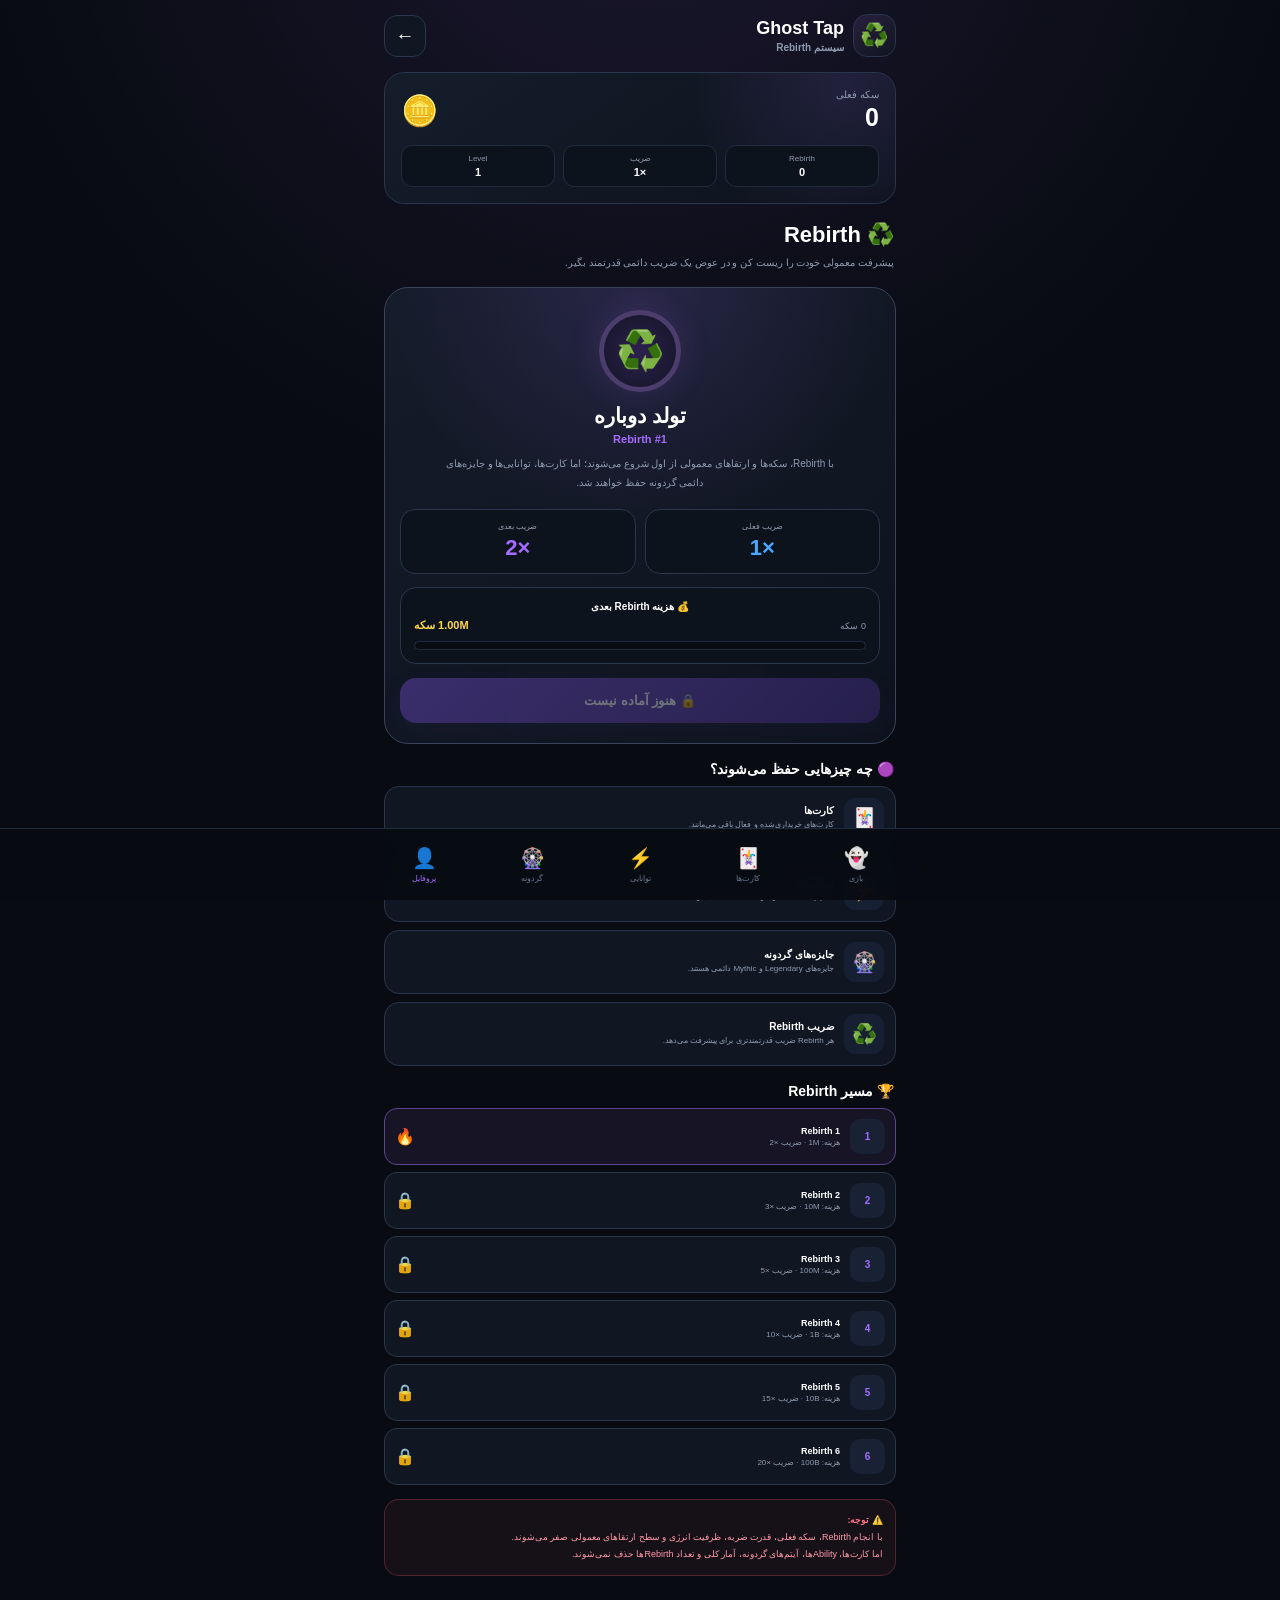
<file: rebirth.html>
<!DOCTYPE html>
<html lang="fa" dir="rtl">
<head>
<meta charset="UTF-8">
<meta name="viewport" content="width=device-width,initial-scale=1.0,maximum-scale=1.0,user-scalable=no">
<meta name="theme-color" content="#080b12">

<title>Ghost Tap | Rebirth</title>

<style>
*{
    box-sizing:border-box;
    margin:0;
    padding:0;
    -webkit-tap-highlight-color:transparent;
}

:root{
    --bg:#080b12;
    --panel:#101722;
    --panel2:#141d2a;
    --border:#29364b;
    --text:#fff;
    --muted:#8e9aae;
    --green:#35e58c;
    --blue:#4da6ff;
    --purple:#a66cff;
    --gold:#ffd84d;
    --red:#ff6078;
    --cyan:#38e8ff;
}

body{
    min-height:100vh;
    background:
        radial-gradient(
            circle at 50% -10%,
            rgba(166,108,255,.12),
            transparent 35%
        ),
        var(--bg);
    color:var(--text);
    font-family:Tahoma,Arial,sans-serif;
    padding-bottom:90px;
}

button{
    font-family:inherit;
}

.app{
    width:100%;
    max-width:540px;
    margin:auto;
    padding:14px;
}

/* HEADER */

.header{
    display:flex;
    align-items:center;
    justify-content:space-between;
    margin-bottom:15px;
}

.logo{
    display:flex;
    align-items:center;
    gap:9px;
}

.logo-icon{
    width:43px;
    height:43px;
    border-radius:14px;
    background:
        linear-gradient(
            145deg,
            #29203e,
            #111521
        );
    border:1px solid var(--border);
    display:flex;
    align-items:center;
    justify-content:center;
    font-size:23px;
}

.logo-text{
    font-size:18px;
    font-weight:900;
}

.logo-text small{
    display:block;
    color:var(--muted);
    font-size:10px;
    margin-top:3px;
}

.back-btn{
    width:42px;
    height:42px;
    border-radius:13px;
    border:1px solid var(--border);
    background:var(--panel);
    color:white;
    font-size:19px;
}

/* WALLET */

.wallet{
    background:
        radial-gradient(
            circle at 90% 10%,
            rgba(166,108,255,.12),
            transparent 32%
        ),
        linear-gradient(
            145deg,
            #151d2b,
            #0d131d
        );
    border:1px solid var(--border);
    border-radius:20px;
    padding:16px;
    margin-bottom:14px;
}

.wallet-row{
    display:flex;
    justify-content:space-between;
    align-items:center;
}

.wallet-label{
    color:var(--muted);
    font-size:10px;
}

.wallet-value{
    font-size:25px;
    font-weight:900;
    margin-top:3px;
}

.wallet-icon{
    font-size:30px;
}

.wallet-footer{
    display:grid;
    grid-template-columns:1fr 1fr 1fr;
    gap:8px;
    margin-top:13px;
}

.wallet-stat{
    padding:8px;
    border-radius:11px;
    background:#0c131d;
    border:1px solid #202c3e;
    text-align:center;
}

.wallet-stat span{
    display:block;
    color:var(--muted);
    font-size:8px;
}

.wallet-stat strong{
    display:block;
    font-size:11px;
    margin-top:3px;
}

/* TITLE */

.page-title{
    font-size:22px;
    font-weight:900;
    margin:18px 2px 5px;
}

.page-subtitle{
    color:var(--muted);
    font-size:10px;
    line-height:1.9;
    margin:0 2px 15px;
}

/* MAIN REBIRTH */

.rebirth-card{
    background:
        radial-gradient(
            circle at 50% 0%,
            rgba(166,108,255,.15),
            transparent 48%
        ),
        linear-gradient(
            145deg,
            #151c2a,
            #0d131d
        );
    border:1px solid #39445b;
    border-radius:24px;
    padding:20px 15px;
    text-align:center;
    overflow:hidden;
}

.rebirth-icon{
    width:82px;
    height:82px;
    border-radius:50%;
    margin:2px auto 12px;
    display:flex;
    align-items:center;
    justify-content:center;
    font-size:39px;
    background:
        radial-gradient(
            circle,
            #2d2050,
            #121522
        );
    border:5px solid #4c3d6d;
    box-shadow:
        0 0 35px rgba(166,108,255,.14);
}

.rebirth-title{
    font-size:21px;
    font-weight:900;
}

.rebirth-level{
    color:var(--purple);
    font-size:11px;
    font-weight:900;
    margin-top:5px;
}

.rebirth-description{
    color:var(--muted);
    font-size:10px;
    line-height:1.9;
    margin:9px auto 17px;
    max-width:410px;
}

/* MULTIPLIERS */

.multiplier-grid{
    display:grid;
    grid-template-columns:1fr 1fr;
    gap:9px;
    margin-bottom:13px;
}

.multiplier-box{
    background:#0c131d;
    border:1px solid var(--border);
    border-radius:15px;
    padding:12px 8px;
}

.multiplier-label{
    color:var(--muted);
    font-size:8px;
}

.multiplier-value{
    font-size:22px;
    font-weight:900;
    margin-top:4px;
}

.current{
    color:var(--blue);
}

.next{
    color:var(--purple);
}

/* REQUIREMENT */

.requirement{
    background:#0c131d;
    border:1px solid var(--border);
    border-radius:16px;
    padding:13px;
    margin-top:5px;
}

.requirement-title{
    font-size:10px;
    font-weight:900;
}

.requirement-values{
    display:flex;
    justify-content:space-between;
    align-items:center;
    margin-top:7px;
}

.requirement-current{
    color:var(--muted);
    font-size:9px;
}

.requirement-target{
    color:var(--gold);
    font-size:11px;
    font-weight:900;
}

.progress{
    height:9px;
    background:#080d14;
    border-radius:20px;
    overflow:hidden;
    margin-top:9px;
    border:1px solid #202c3e;
}

.progress-fill{
    height:100%;
    width:0%;
    border-radius:20px;
    background:
        linear-gradient(
            90deg,
            #7d56e8,
            #b184ff
        );
    transition:width .4s ease;
}

/* REBIRTH BUTTON */

.rebirth-button{
    width:100%;
    border:0;
    border-radius:16px;
    padding:15px;
    margin-top:14px;
    background:
        linear-gradient(
            135deg,
            #7952d8,
            #4d3392
        );
    color:white;
    font-size:13px;
    font-weight:900;
    box-shadow:
        0 10px 30px rgba(100,65,180,.18);
}

.rebirth-button:active{
    transform:scale(.97);
}

.rebirth-button:disabled{
    opacity:.4;
}

/* BENEFITS */

.section-title{
    font-size:14px;
    font-weight:900;
    margin:17px 2px 9px;
}

.benefits{
    display:grid;
    gap:8px;
}

.benefit{
    display:flex;
    align-items:center;
    gap:10px;
    background:#101722;
    border:1px solid var(--border);
    border-radius:15px;
    padding:11px;
}

.benefit-icon{
    width:40px;
    height:40px;
    border-radius:12px;
    background:#172033;
    display:flex;
    align-items:center;
    justify-content:center;
    font-size:20px;
    flex:none;
}

.benefit-info{
    flex:1;
}

.benefit-title{
    font-size:10px;
    font-weight:900;
}

.benefit-text{
    color:var(--muted);
    font-size:8px;
    line-height:1.7;
    margin-top:2px;
}

/* ROADMAP */

.roadmap{
    display:grid;
    gap:7px;
}

.road{
    display:flex;
    align-items:center;
    gap:10px;
    padding:10px;
    border:1px solid var(--border);
    border-radius:13px;
    background:#101722;
}

.road-number{
    width:35px;
    height:35px;
    border-radius:10px;
    display:flex;
    align-items:center;
    justify-content:center;
    background:#182234;
    color:var(--purple);
    font-size:10px;
    font-weight:900;
}

.road-info{
    flex:1;
}

.road-title{
    font-size:9px;
    font-weight:900;
}

.road-multiplier{
    color:var(--muted);
    font-size:8px;
    margin-top:2px;
}

.road.active{
    border-color:#5d448b;
    background:#171426;
}

.road.completed{
    opacity:.55;
}

/* WARNING */

.warning{
    margin-top:14px;
    background:
        rgba(255,96,120,.06);
    border:1px solid rgba(255,96,120,.25);
    border-radius:15px;
    padding:12px;
    color:#ff9aaa;
    font-size:9px;
    line-height:1.9;
}

.warning strong{
    color:#ff7389;
}

/* MODAL */

.modal{
    position:fixed;
    inset:0;
    background:rgba(0,0,0,.72);
    backdrop-filter:blur(8px);
    display:none;
    align-items:center;
    justify-content:center;
    padding:20px;
    z-index:200;
}

.modal.show{
    display:flex;
}

.modal-box{
    width:100%;
    max-width:410px;
    background:#111925;
    border:1px solid #39445b;
    border-radius:22px;
    padding:20px;
    text-align:center;
}

.modal-icon{
    font-size:42px;
}

.modal-title{
    font-size:18px;
    font-weight:900;
    margin-top:8px;
}

.modal-text{
    color:var(--muted);
    font-size:10px;
    line-height:1.9;
    margin-top:8px;
}

.modal-stats{
    display:grid;
    grid-template-columns:1fr 1fr;
    gap:8px;
    margin-top:14px;
}

.modal-stat{
    background:#0b121c;
    border:1px solid var(--border);
    border-radius:12px;
    padding:10px;
}

.modal-stat span{
    display:block;
    color:var(--muted);
    font-size:8px;
}

.modal-stat strong{
    display:block;
    font-size:14px;
    margin-top:4px;
}

.modal-buttons{
    display:grid;
    grid-template-columns:1fr 1fr;
    gap:8px;
    margin-top:15px;
}

.modal-btn{
    border:0;
    border-radius:13px;
    padding:12px;
    font-weight:900;
    font-size:10px;
}

.cancel-btn{
    background:#1a2331;
    color:white;
    border:1px solid var(--border);
}

.confirm-btn{
    background:
        linear-gradient(
            135deg,
            #7952d8,
            #4d3392
        );
    color:white;
}

/* TOAST */

.toast{
    position:fixed;
    left:50%;
    bottom:88px;
    transform:translateX(-50%) translateY(20px);
    background:#172131;
    border:1px solid #314158;
    border-radius:13px;
    padding:11px 16px;
    font-size:10px;
    font-weight:900;
    opacity:0;
    pointer-events:none;
    transition:.25s;
    z-index:300;
    white-space:nowrap;
}

.toast.show{
    opacity:1;
    transform:translateX(-50%) translateY(0);
}

/* NAV */

.bottom-nav{
    position:fixed;
    bottom:0;
    left:0;
    right:0;
    height:72px;
    background:rgba(8,11,18,.95);
    backdrop-filter:blur(15px);
    border-top:1px solid #202b3c;
    display:flex;
    justify-content:center;
    z-index:50;
}

.nav-inner{
    width:100%;
    max-width:540px;
    display:grid;
    grid-template-columns:repeat(5,1fr);
}

.nav-item{
    color:#69778d;
    text-decoration:none;
    display:flex;
    flex-direction:column;
    align-items:center;
    justify-content:center;
    gap:4px;
    font-size:8px;
}

.nav-item span:first-child{
    font-size:20px;
}

.nav-item.active{
    color:var(--purple);
}

.nav-item:active{
    transform:scale(.92);
}

/* MOBILE */

@media(max-width:370px){

    .wallet-footer{
        gap:5px;
    }

    .wallet-stat{
        padding:7px 3px;
    }

    .rebirth-card{
        padding:17px 11px;
    }

}
</style>
</head>

<body>

<div class="app">

    <!-- HEADER -->

    <div class="header">

        <div class="logo">

            <div class="logo-icon">
                ♻️
            </div>

            <div class="logo-text">

                Ghost Tap

                <small>
                    سیستم Rebirth
                </small>

            </div>

        </div>


        <button
            class="back-btn"
            onclick="location.href='index.html'">

            ←

        </button>

    </div>


    <!-- WALLET -->

    <div class="wallet">

        <div class="wallet-row">

            <div>

                <div class="wallet-label">
                    سکه فعلی
                </div>

                <div
                    class="wallet-value"
                    id="coins">

                    0

                </div>

            </div>

            <div class="wallet-icon">
                🪙
            </div>

        </div>


        <div class="wallet-footer">

            <div class="wallet-stat">

                <span>
                    Rebirth
                </span>

                <strong id="rebirths">
                    0
                </strong>

            </div>


            <div class="wallet-stat">

                <span>
                    ضریب
                </span>

                <strong id="multiplier">
                    ×1
                </strong>

            </div>


            <div class="wallet-stat">

                <span>
                    Level
                </span>

                <strong id="level">
                    1
                </strong>

            </div>

        </div>

    </div>


    <!-- TITLE -->

    <div class="page-title">
        ♻️ Rebirth
    </div>

    <div class="page-subtitle">

        پیشرفت معمولی خودت را ریست کن و در عوض
        یک ضریب دائمی قدرتمند بگیر.

    </div>


    <!-- MAIN -->

    <div class="rebirth-card">

        <div class="rebirth-icon">
            ♻️
        </div>


        <div class="rebirth-title">
            تولد دوباره
        </div>


        <div
            class="rebirth-level"
            id="rebirthTitle">

            Rebirth #1

        </div>


        <div class="rebirth-description">

            با Rebirth، سکه‌ها و ارتقاهای معمولی
            از اول شروع می‌شوند؛ اما کارت‌ها،
            توانایی‌ها و جایزه‌های دائمی گردونه
            حفظ خواهند شد.

        </div>


        <div class="multiplier-grid">

            <div class="multiplier-box">

                <div class="multiplier-label">
                    ضریب فعلی
                </div>

                <div
                    class="multiplier-value current"
                    id="currentMultiplier">

                    ×1

                </div>

            </div>


            <div class="multiplier-box">

                <div class="multiplier-label">
                    ضریب بعدی
                </div>

                <div
                    class="multiplier-value next"
                    id="nextMultiplier">

                    ×2

                </div>

            </div>

        </div>


        <div class="requirement">

            <div class="requirement-title">
                💰 هزینه Rebirth بعدی
            </div>


            <div class="requirement-values">

                <div
                    class="requirement-current"
                    id="currentCoins">

                    0 سکه

                </div>


                <div
                    class="requirement-target"
                    id="requiredCoins">

                    1M سکه

                </div>

            </div>


            <div class="progress">

                <div
                    class="progress-fill"
                    id="progressFill">
                </div>

            </div>

        </div>


        <button
            class="rebirth-button"
            id="rebirthButton"
            onclick="openConfirm()">

            ♻️ انجام Rebirth

        </button>

    </div>


    <!-- BENEFITS -->

    <div class="section-title">
        🟣 چه چیزهایی حفظ می‌شوند؟
    </div>


    <div class="benefits">

        <div class="benefit">

            <div class="benefit-icon">
                🃏
            </div>

            <div class="benefit-info">

                <div class="benefit-title">
                    کارت‌ها
                </div>

                <div class="benefit-text">
                    کارت‌های خریداری‌شده و فعال باقی می‌مانند.
                </div>

            </div>

        </div>


        <div class="benefit">

            <div class="benefit-icon">
                ⚡
            </div>

            <div class="benefit-info">

                <div class="benefit-title">
                    توانایی‌ها
                </div>

                <div class="benefit-text">
                    تمام Abilityهای خریداری‌شده حفظ می‌شوند.
                </div>

            </div>

        </div>


        <div class="benefit">

            <div class="benefit-icon">
                    🎡
            </div>

            <div class="benefit-info">

                <div class="benefit-title">
                    جایزه‌های گردونه
                </div>

                <div class="benefit-text">
                    جایزه‌های Legendary و Mythic دائمی هستند.
                </div>

            </div>

        </div>


        <div class="benefit">

            <div class="benefit-icon">
                ♻️
            </div>

            <div class="benefit-info">

                <div class="benefit-title">
                    ضریب Rebirth
                </div>

                <div class="benefit-text">
                    هر Rebirth ضریب قدرتمندتری برای پیشرفت می‌دهد.
                </div>

            </div>

        </div>

    </div>


    <!-- ROADMAP -->

    <div class="section-title">
        🏆 مسیر Rebirth
    </div>


    <div
        class="roadmap"
        id="roadmap">
    </div>


    <!-- WARNING -->

    <div class="warning">

        <strong>
            ⚠️ توجه:
        </strong>

        <br>

        با انجام Rebirth، سکه فعلی، قدرت ضربه،
        ظرفیت انرژی و سطح ارتقاهای معمولی صفر می‌شوند.

        <br>

        اما کارت‌ها، Abilityها، آیتم‌های گردونه،
        آمار کلی و تعداد Rebirthها حذف نمی‌شوند.

    </div>

</div>


<!-- CONFIRM MODAL -->

<div
    class="modal"
    id="confirmModal">

    <div class="modal-box">

        <div class="modal-icon">
            ♻️
        </div>


        <div class="modal-title">
            انجام Rebirth؟
        </div>


        <div class="modal-text">

            مطمئنی می‌خواهی پیشرفت معمولی را
            ریست کنی و ضریب دائمی بگیری؟

        </div>


        <div class="modal-stats">

            <div class="modal-stat">

                <span>
                    سکه فعلی
                </span>

                <strong id="modalCoins">
                    0
                </strong>

            </div>


            <div class="modal-stat">

                <span>
                    ضریب جدید
                </span>

                <strong id="modalMultiplier">
                    ×2
                </strong>

            </div>

        </div>


        <div class="modal-buttons">

            <button
                class="modal-btn cancel-btn"
                onclick="closeConfirm()">

                لغو

            </button>


            <button
                class="modal-btn confirm-btn"
                onclick="performRebirth()">

                بله، Rebirth

            </button>

        </div>

    </div>

</div>


<!-- TOAST -->

<div
    class="toast"
    id="toast">
</div>


<!-- NAV -->

<div class="bottom-nav">

    <div class="nav-inner">

        <a
            class="nav-item"
            href="index.html">

            <span>👻</span>
            <span>بازی</span>

        </a>


        <a
            class="nav-item"
            href="cards.html">

            <span>🃏</span>
            <span>کارت‌ها</span>

        </a>


        <a
            class="nav-item"
            href="abilities.html">

            <span>⚡</span>
            <span>توانایی</span>

        </a>


        <a
            class="nav-item"
            href="wheel.html">

            <span>🎡</span>
            <span>گردونه</span>

        </a>


        <a
            class="nav-item active"
            href="profile.html">

            <span>👤</span>
            <span>پروفایل</span>

        </a>

    </div>

</div>


<script>

/* =====================================================
   GHOST TAP REBIRTH SYSTEM
===================================================== */


/* STORAGE KEYS */

const COINS_KEY =
    "ghostCoins";

const REBIRTH_KEY =
    "ghostRebirths";

const XP_KEY =
    "ghostXP";

const TAP_POWER_KEY =
    "ghostTapPower";

const MAX_ENERGY_KEY =
    "ghostMaxEnergy";

const ENERGY_KEY =
    "ghostEnergy";

const TAP_LEVEL_KEY =
    "ghostTapLevel";

const ENERGY_LEVEL_KEY =
    "ghostEnergyLevel";

const RECHARGE_LEVEL_KEY =
    "ghostRechargeLevel";

const TOTAL_TAPS_KEY =
    "ghostTotalTaps";

const TOTAL_COINS_KEY =
    "ghostTotalCoins";

const LAST_REBIRTH_KEY =
    "ghostLastRebirth";


/* =====================================================
   DEFAULT VALUES
===================================================== */

const DEFAULTS = {

    coins:0,

    rebirths:0,

    xp:0,

    tapPower:1,

    maxEnergy:100,

    energy:100,

    tapLevel:0,

    energyLevel:0,

    rechargeLevel:0,

    totalTaps:0,

    totalCoins:0

};


/* =====================================================
   GAME STATE
===================================================== */

let state = {};


/* =====================================================
   LOAD STATE
===================================================== */

function loadState(){

    state = {

        coins:
            getNumber(
                COINS_KEY,
                DEFAULTS.coins
            ),

        rebirths:
            getNumber(
                REBIRTH_KEY,
                DEFAULTS.rebirths
            ),

        xp:
            getNumber(
                XP_KEY,
                DEFAULTS.xp
            ),

        tapPower:
            getNumber(
                TAP_POWER_KEY,
                DEFAULTS.tapPower
            ),

        maxEnergy:
            getNumber(
                MAX_ENERGY_KEY,
                DEFAULTS.maxEnergy
            ),

        energy:
            getNumber(
                ENERGY_KEY,
                DEFAULTS.energy
            ),

        tapLevel:
            getNumber(
                TAP_LEVEL_KEY,
                DEFAULTS.tapLevel
            ),

        energyLevel:
            getNumber(
                ENERGY_LEVEL_KEY,
                DEFAULTS.energyLevel
            ),

        rechargeLevel:
            getNumber(
                RECHARGE_LEVEL_KEY,
                DEFAULTS.rechargeLevel
            ),

        totalTaps:
            getNumber(
                TOTAL_TAPS_KEY,
                DEFAULTS.totalTaps
            ),

        totalCoins:
            getNumber(
                TOTAL_COINS_KEY,
                DEFAULTS.totalCoins
            )

    };

}


/* =====================================================
   NUMBER READER
===================================================== */

function getNumber(key,defaultValue){

    const value =
        localStorage.getItem(key);


    if(
        value === null ||
        value === ""
    ){

        return defaultValue;

    }


    const number =
        Number(value);


    return Number.isFinite(number)
        ? number
        : defaultValue;

}


/* =====================================================
   SAVE
===================================================== */

function saveState(){

    localStorage.setItem(
        COINS_KEY,
        String(state.coins)
    );


    localStorage.setItem(
        REBIRTH_KEY,
        String(state.rebirths)
    );


    localStorage.setItem(
        XP_KEY,
        String(state.xp)
    );


    localStorage.setItem(
        TAP_POWER_KEY,
        String(state.tapPower)
    );


    localStorage.setItem(
        MAX_ENERGY_KEY,
        String(state.maxEnergy)
    );


    localStorage.setItem(
        ENERGY_KEY,
        String(state.energy)
    );


    localStorage.setItem(
        TAP_LEVEL_KEY,
        String(state.tapLevel)
    );


    localStorage.setItem(
        ENERGY_LEVEL_KEY,
        String(state.energyLevel)
    );


    localStorage.setItem(
        RECHARGE_LEVEL_KEY,
        String(state.rechargeLevel)
    );


    localStorage.setItem(
        LAST_REBIRTH_KEY,
        String(Date.now())
    );

}


/* =====================================================
   FORMAT NUMBER
===================================================== */

function formatNumber(number){

    number =
        Number(number) || 0;


    if(number >= 1e18){

        return (
            number / 1e18
        ).toFixed(2) + "E";

    }


    if(number >= 1e15){

        return (
            number / 1e15
        ).toFixed(2) + "Q";

    }


    if(number >= 1e12){

        return (
            number / 1e12
        ).toFixed(2) + "T";

    }


    if(number >= 1e9){

        return (
            number / 1e9
        ).toFixed(2) + "B";

    }


    if(number >= 1e6){

        return (
            number / 1e6
        ).toFixed(2) + "M";

    }


    if(number >= 1e3){

        return (
            number / 1e3
        ).toFixed(2) + "K";

    }


    return Math.floor(number)
        .toLocaleString("en-US");

}


/* =====================================================
   REBIRTH MULTIPLIER
===================================================== */

function getRebirthMultiplier(
    rebirthCount = state.rebirths
){

    if(rebirthCount <= 0){

        return 1;

    }


    if(rebirthCount === 1){

        return 2;

    }


    if(rebirthCount === 2){

        return 3;

    }


    if(rebirthCount === 3){

        return 5;

    }


    if(rebirthCount === 4){

        return 10;

    }


    return (
        10 +
        ((rebirthCount - 4) * 5)
    );

}


/* =====================================================
   REQUIRED COINS
===================================================== */

function getRequiredCoins(){

    const next =
        state.rebirths + 1;


    /*
       Rebirth 1 = 1M
       Rebirth 2 = 10M
       Rebirth 3 = 100M
       Rebirth 4 = 1B
       ...
    */

    return (
        1000000 *
        Math.pow(
            10,
            next - 1
        )
    );

}


/* =====================================================
   NEXT MULTIPLIER
===================================================== */

function getNextMultiplier(){

    return getRebirthMultiplier(
        state.rebirths + 1
    );

}


/* =====================================================
   UPDATE WALLET
===================================================== */

function updateWallet(){

    document.getElementById(
        "coins"
    ).textContent =
        formatNumber(
            state.coins
        );


    document.getElementById(
        "rebirths"
    ).textContent =
        state.rebirths;


    document.getElementById(
        "multiplier"
    ).textContent =
        "×" +
        getRebirthMultiplier();


    document.getElementById(
        "level"
    ).textContent =
        Math.floor(
            state.xp / 100
        ) + 1;

}


/* =====================================================
   UPDATE MAIN
===================================================== */

function updateMain(){

    const required =
        getRequiredCoins();


    const current =
        state.coins;


    const percentage =
        Math.min(
            100,
            (current / required) * 100
        );


    document.getElementById(
        "currentMultiplier"
    ).textContent =
        "×" +
        getRebirthMultiplier();


    document.getElementById(
        "nextMultiplier"
    ).textContent =
        "×" +
        getNextMultiplier();


    document.getElementById(
        "rebirthTitle"
    ).textContent =
        "Rebirth #" +
        (state.rebirths + 1);


    document.getElementById(
        "currentCoins"
    ).textContent =
        formatNumber(current) +
        " سکه";


    document.getElementById(
        "requiredCoins"
    ).textContent =
        formatNumber(required) +
        " سکه";


    document.getElementById(
        "progressFill"
    ).style.width =
        percentage + "%";


    const button =
        document.getElementById(
            "rebirthButton"
        );


    if(current >= required){

        button.disabled = false;

        button.textContent =
            "♻️ انجام Rebirth";

    }else{

        button.disabled = true;

        button.textContent =
            "🔒 هنوز آماده نیست";

    }

}


/* =====================================================
   ROADMAP
===================================================== */

function renderRoadmap(){

    const roadmap =
        document.getElementById(
            "roadmap"
        );


    roadmap.innerHTML = "";


    const milestones = [

        {
            number:1,
            multiplier:2,
            cost:"1M"
        },

        {
            number:2,
            multiplier:3,
            cost:"10M"
        },

        {
            number:3,
            multiplier:5,
            cost:"100M"
        },

        {
            number:4,
            multiplier:10,
            cost:"1B"
        },

        {
            number:5,
            multiplier:15,
            cost:"10B"
        },

        {
            number:6,
            multiplier:20,
            cost:"100B"
        }

    ];


    milestones.forEach(item => {

        const road =
            document.createElement(
                "div"
            );


        let className =
            "road";


        if(
            state.rebirths >= item.number
        ){

            className +=
                " completed";

        }else if(
            state.rebirths + 1 ===
            item.number
        ){

            className +=
                " active";

        }


        road.className =
            className;


        road.innerHTML = `

            <div class="road-number">
                ${item.number}
            </div>

            <div class="road-info">

                <div class="road-title">
                    Rebirth ${item.number}
                </div>

                <div class="road-multiplier">
                    هزینه: ${item.cost}
                    ·
                    ضریب ×${item.multiplier}
                </div>

            </div>

            <div>
                ${
                    state.rebirths >= item.number
                    ? "✅"
                    : state.rebirths + 1 === item.number
                    ? "🔥"
                    : "🔒"
                }
            </div>

        `;


        roadmap.appendChild(
            road
        );

    });


    /*
       After Rebirth 6,
       the system continues automatically.
    */

    if(state.rebirths >= 6){

        const extra =
            document.createElement(
                "div"
            );


        extra.className =
            "road active";


        extra.innerHTML = `

            <div class="road-number">
                ∞
            </div>

            <div class="road-info">

                <div class="road-title">
                    Rebirth ${state.rebirths + 1}
                </div>

                <div class="road-multiplier">
                    ضریب بعدی:
                    ×${getNextMultiplier()}
                </div>

            </div>

            <div>
                🔥
            </div>

        `;


        roadmap.appendChild(
            extra
        );

    }

}


/* =====================================================
   OPEN CONFIRM
===================================================== */

function openConfirm(){

    const required =
        getRequiredCoins();


    if(state.coins < required){

        showToast(
            "🪙 هنوز سکه کافی نداری."
        );

        return;

    }


    document.getElementById(
        "modalCoins"
    ).textContent =
        formatNumber(
            state.coins
        );


    document.getElementById(
        "modalMultiplier"
    ).textContent =
        "×" +
        getNextMultiplier();


    document.getElementById(
        "confirmModal"
    ).classList.add(
        "show"
    );

}


/* =====================================================
   CLOSE CONFIRM
===================================================== */

function closeConfirm(){

    document.getElementById(
        "confirmModal"
    ).classList.remove(
        "show"
    );

}


/* =====================================================
   PERFORM REBIRTH
===================================================== */

function performRebirth(){

    const required =
        getRequiredCoins();


    if(state.coins < required){

        closeConfirm();

        showToast(
            "❌ سکه کافی نیست."
        );

        return;

    }


    /*
       IMPORTANT:

       We do NOT touch:
       - ghostCards
       - ghostAbilities
       - ghostWheel
       - ghostWheelItems
       - ghostTotalTaps
       - ghostTotalCoins
       - ghostXP

       These are permanent/profile progress.
    */


    state.rebirths++;


    /*
       Reset normal progression.
    */

    state.coins = 0;

    state.tapPower = 1;

    state.maxEnergy = 100;

    state.energy = 100;

    state.tapLevel = 0;

    state.energyLevel = 0;

    state.rechargeLevel = 0;


    saveState();


    closeConfirm();


    showToast(
        "🔥 Rebirth موفق! ضریب ×" +
        getRebirthMultiplier()
    );


    updateWallet();

    updateMain();

    renderRoadmap();


    setTimeout(() => {

        location.href =
            "profile.html";

    },1800);

}


/* =====================================================
   TOAST
===================================================== */

let toastTimer = null;


function showToast(message){

    const toast =
        document.getElementById(
            "toast"
        );


    toast.textContent =
        message;


    toast.classList.add(
        "show"
    );


    clearTimeout(
        toastTimer
    );


    toastTimer =
        setTimeout(() => {

            toast.classList.remove(
                "show"
            );

        },2400);

}


/* =====================================================
   PUBLIC API
===================================================== */

window.GhostRebirth = {

    getCount:function(){

        return state.rebirths;

    },


    getMultiplier:function(){

        return getRebirthMultiplier();

    },


    getNextMultiplier:function(){

        return getNextMultiplier();

    },


    getRequiredCoins:function(){

        return getRequiredCoins();

    },


    canRebirth:function(){

        return (
            state.coins >=
            getRequiredCoins()
        );

    }

};


/* =====================================================
   STORAGE SYNC
===================================================== */

window.addEventListener(
    "storage",
    function(event){

        if(

            event.key === COINS_KEY ||

            event.key === REBIRTH_KEY ||

            event.key === XP_KEY ||

            event.key === TAP_POWER_KEY ||

            event.key === MAX_ENERGY_KEY ||

            event.key === ENERGY_KEY ||

            event.key === TAP_LEVEL_KEY ||

            event.key === ENERGY_LEVEL_KEY ||

            event.key === RECHARGE_LEVEL_KEY

        ){

            loadState();

            updateWallet();

            updateMain();

            renderRoadmap();

        }

    }
);


/* =====================================================
   LIVE UPDATE
===================================================== */

setInterval(() => {

    loadState();

    updateWallet();

    updateMain();

},1000);


/* =====================================================
   CLOSE MODAL WHEN CLICK OUTSIDE
===================================================== */

document
    .getElementById(
        "confirmModal"
    )
    .addEventListener(
        "click",
        function(event){

            if(
                event.target === this
            ){

                closeConfirm();

            }

        }
    );


/* =====================================================
   START
===================================================== */

loadState();

updateWallet();

updateMain();

renderRoadmap();

</script>

</body>
                  </html>
</file>
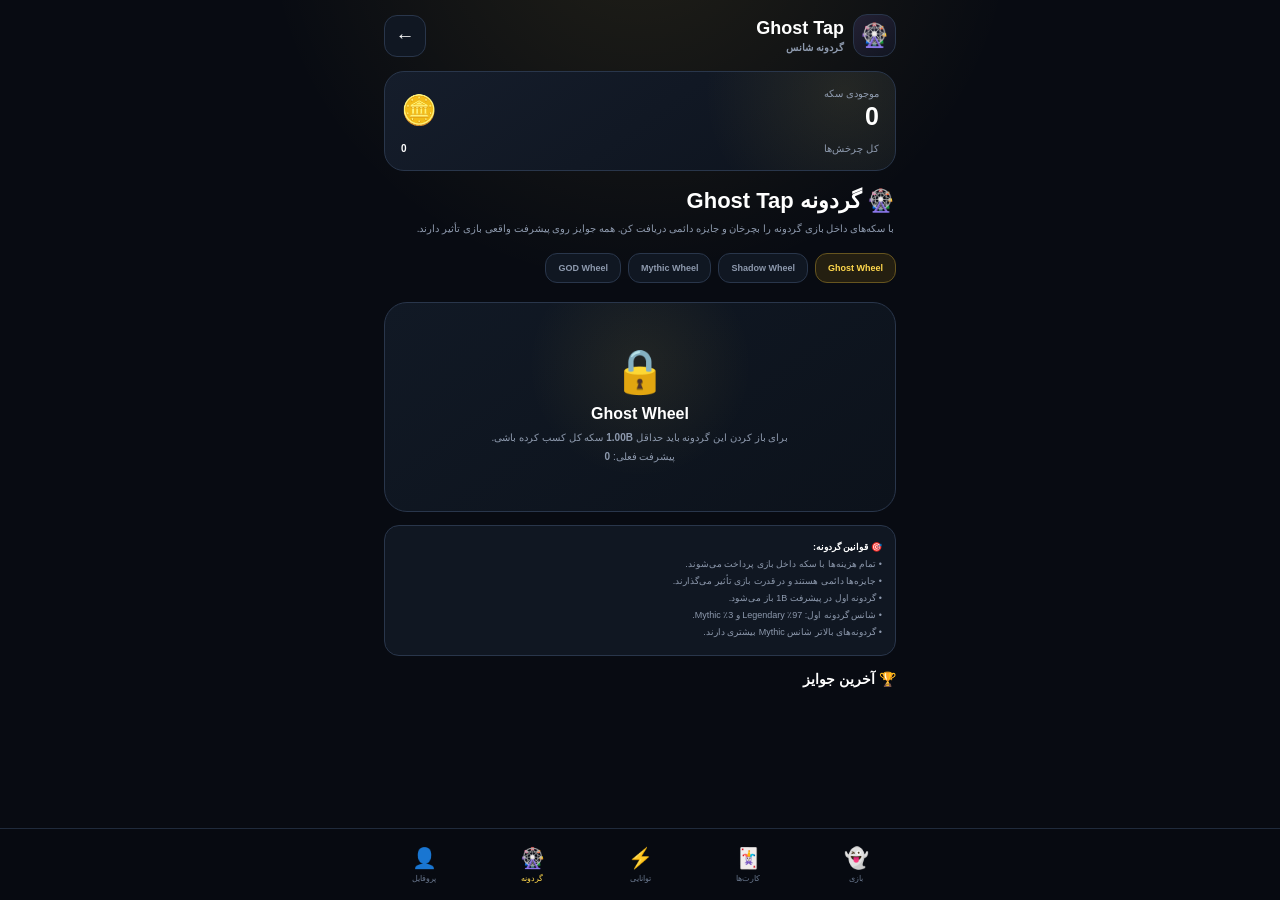
<file: wheel.html>
<!DOCTYPE html>
<html lang="fa" dir="rtl">
<head>
<meta charset="UTF-8">
<meta name="viewport" content="width=device-width,initial-scale=1.0,maximum-scale=1.0,user-scalable=no">
<meta name="theme-color" content="#080b12">

<title>Ghost Tap | Wheel</title>

<style>
*{
    box-sizing:border-box;
    margin:0;
    padding:0;
    -webkit-tap-highlight-color:transparent;
}

:root{
    --bg:#080b12;
    --panel:#101722;
    --panel2:#141d2a;
    --border:#29364b;
    --text:#fff;
    --muted:#8e9aae;
    --green:#35e58c;
    --blue:#4da6ff;
    --purple:#a66cff;
    --gold:#ffd84d;
    --red:#ff6078;
    --cyan:#38e8ff;
}

body{
    min-height:100vh;
    background:
        radial-gradient(circle at 50% -10%,rgba(255,216,77,.10),transparent 32%),
        var(--bg);
    color:var(--text);
    font-family:Tahoma,Arial,sans-serif;
    padding-bottom:90px;
}

button{
    font-family:inherit;
}

.app{
    width:100%;
    max-width:540px;
    margin:auto;
    padding:14px;
}

/* HEADER */

.header{
    display:flex;
    align-items:center;
    justify-content:space-between;
    margin-bottom:14px;
}

.logo{
    display:flex;
    align-items:center;
    gap:9px;
}

.logo-icon{
    width:43px;
    height:43px;
    border-radius:14px;
    background:linear-gradient(145deg,#242134,#111521);
    border:1px solid var(--border);
    display:flex;
    align-items:center;
    justify-content:center;
    font-size:23px;
}

.logo-text{
    font-size:18px;
    font-weight:900;
}

.logo-text small{
    display:block;
    color:var(--muted);
    font-size:10px;
    margin-top:3px;
}

.back-btn{
    width:42px;
    height:42px;
    border-radius:13px;
    border:1px solid var(--border);
    background:var(--panel);
    color:white;
    font-size:19px;
}

/* WALLET */

.wallet{
    background:
        radial-gradient(circle at 90% 20%,rgba(255,216,77,.09),transparent 30%),
        linear-gradient(145deg,#151d2b,#0d131d);
    border:1px solid var(--border);
    border-radius:20px;
    padding:16px;
    margin-bottom:15px;
}

.wallet-top{
    display:flex;
    justify-content:space-between;
    align-items:center;
}

.wallet-label{
    color:var(--muted);
    font-size:10px;
}

.wallet-coins{
    font-size:25px;
    font-weight:900;
    margin-top:3px;
}

.coin-icon{
    font-size:29px;
}

.wallet-bottom{
    display:flex;
    justify-content:space-between;
    color:var(--muted);
    font-size:10px;
    margin-top:12px;
}

.wallet-bottom strong{
    color:white;
}

/* TITLE */

.page-title{
    font-size:22px;
    font-weight:900;
    margin:17px 2px 5px;
}

.page-subtitle{
    color:var(--muted);
    font-size:10px;
    line-height:1.9;
    margin:0 2px 15px;
}

/* WHEEL SELECTOR */

.wheel-tabs{
    display:flex;
    gap:7px;
    overflow-x:auto;
    padding-bottom:4px;
    margin-bottom:15px;
}

.wheel-tabs::-webkit-scrollbar{
    display:none;
}

.wheel-tab{
    flex:0 0 auto;
    padding:9px 12px;
    border-radius:12px;
    border:1px solid var(--border);
    background:var(--panel);
    color:var(--muted);
    font-size:9px;
    font-weight:900;
}

.wheel-tab.active{
    color:var(--gold);
    border-color:#66551f;
    background:#241f11;
}

/* WHEEL BOX */

.wheel-box{
    background:
        radial-gradient(circle at 50% 30%,rgba(255,216,77,.08),transparent 38%),
        linear-gradient(145deg,#111925,#0c121b);
    border:1px solid var(--border);
    border-radius:23px;
    padding:18px 12px 20px;
    text-align:center;
    overflow:hidden;
}

/* WHEEL */

.wheel-wrap{
    position:relative;
    width:285px;
    height:285px;
    margin:5px auto 17px;
}

.pointer{
    position:absolute;
    top:-2px;
    left:50%;
    transform:translateX(-50%);
    z-index:20;
    width:0;
    height:0;
    border-left:15px solid transparent;
    border-right:15px solid transparent;
    border-top:34px solid var(--gold);
    filter:drop-shadow(0 4px 4px rgba(0,0,0,.5));
}

.wheel{
    position:absolute;
    inset:10px;
    border-radius:50%;
    border:8px solid #242f41;
    background:
        conic-gradient(
            #77621e 0deg 4deg,
            #1d2b3c 4deg 7deg,
            #77621e 7deg 11deg,
            #1d2b3c 11deg 14deg,
            #77621e 14deg 18deg,
            #1d2b3c 18deg 21deg,
            #77621e 21deg 25deg,
            #1d2b3c 25deg 28deg,
            #77621e 28deg 32deg,
            #1d2b3c 32deg 35deg,
            #77621e 35deg 39deg,
            #1d2b3c 39deg 42deg,
            #77621e 42deg 46deg,
            #1d2b3c 46deg 49deg,
            #77621e 49deg 53deg,
            #1d2b3c 53deg 56deg,
            #77621e 56deg 60deg,
            #1d2b3c 60deg 63deg,
            #77621e 63deg 67deg,
            #1d2b3c 67deg 70deg,
            #77621e 70deg 74deg,
            #1d2b3c 74deg 77deg,
            #77621e 77deg 81deg,
            #1d2b3c 81deg 84deg,
            #77621e 84deg 88deg,
            #1d2b3c 88deg 91deg,
            #77621e 91deg 95deg,
            #1d2b3c 95deg 98deg,
            #77621e 98deg 102deg,
            #1d2b3c 102deg 105deg,
            #77621e 105deg 109deg,
            #1d2b3c 109deg 112deg,
            #77621e 112deg 116deg,
            #1d2b3c 116deg 119deg,
            #77621e 119deg 123deg,
            #1d2b3c 123deg 126deg,
            #77621e 126deg 130deg,
            #1d2b3c 130deg 133deg,
            #77621e 133deg 137deg,
            #1d2b3c 137deg 140deg,
            #77621e 140deg 144deg,
            #1d2b3c 144deg 147deg,
            #77621e 147deg 151deg,
            #1d2b3c 151deg 154deg,
            #77621e 154deg 158deg,
            #1d2b3c 158deg 161deg,
            #77621e 161deg 165deg,
            #1d2b3c 165deg 168deg,
            #77621e 168deg 172deg,
            #1d2b3c 172deg 175deg,
            #77621e 175deg 179deg,
            #1d2b3c 179deg 182deg,
            #77621e 182deg 186deg,
            #1d2b3c 186deg 189deg,
            #77621e 189deg 193deg,
            #1d2b3c 193deg 196deg,
            #77621e 196deg 200deg,
            #1d2b3c 200deg 203deg,
            #77621e 203deg 207deg,
            #1d2b3c 207deg 210deg,
            #77621e 210deg 214deg,
            #1d2b3c 214deg 217deg,
            #77621e 217deg 221deg,
            #1d2b3c 221deg 224deg,
            #77621e 224deg 228deg,
            #1d2b3c 228deg 231deg,
            #77621e 231deg 235deg,
            #1d2b3c 235deg 238deg,
            #77621e 238deg 242deg,
            #1d2b3c 242deg 245deg,
            #77621e 245deg 249deg,
            #1d2b3c 249deg 252deg,
            #77621e 252deg 256deg,
            #1d2b3c 256deg 259deg,
            #77621e 259deg 263deg,
            #1d2b3c 263deg 266deg,
            #77621e 266deg 270deg,
            #1d2b3c 270deg 273deg,
            #77621e 273deg 277deg,
            #1d2b3c 277deg 280deg,
            #77621e 280deg 284deg,
            #1d2b3c 284deg 287deg,
            #77621e 287deg 291deg,
            #1d2b3c 291deg 294deg,
            #77621e 294deg 298deg,
            #1d2b3c 298deg 301deg,
            #77621e 301deg 305deg,
            #1d2b3c 305deg 308deg,
            #77621e 308deg 312deg,
            #1d2b3c 312deg 315deg,
            #77621e 315deg 319deg,
            #1d2b3c 319deg 322deg,
            #77621e 322deg 326deg,
            #1d2b3c 326deg 329deg,
            #77621e 329deg 333deg,
            #1d2b3c 333deg 336deg,
            #77621e 336deg 340deg,
            #1d2b3c 340deg 343deg,
            #77621e 343deg 347deg,
            #1d2b3c 347deg 350deg,
            #77621e 350deg 354deg,
            #1d2b3c 354deg 357deg,
            #77621e 357deg 360deg
        );
    box-shadow:
        0 0 0 5px #101722,
        0 20px 45px rgba(0,0,0,.4);

    transition:
        transform 4.5s cubic-bezier(.12,.7,.12,1);
}

.wheel::after{
    content:"";
    position:absolute;
    inset:24px;
    border-radius:50%;
    border:1px solid rgba(255,255,255,.1);
}

.wheel-center{
    position:absolute;
    left:50%;
    top:50%;
    transform:translate(-50%,-50%);
    width:74px;
    height:74px;
    border-radius:50%;
    background:
        radial-gradient(circle,#1e293b,#0c121b);
    border:5px solid #35445b;
    display:flex;
    align-items:center;
    justify-content:center;
    font-size:29px;
    z-index:5;
    box-shadow:0 5px 20px rgba(0,0,0,.4);
}

/* WHEEL LABELS */

.wheel-label{
    position:absolute;
    z-index:4;
    font-size:8px;
    font-weight:900;
    text-align:center;
    pointer-events:none;
}

.label-top{
    top:32px;
    left:50%;
    transform:translateX(-50%);
}

.label-right{
    right:34px;
    top:50%;
    transform:translateY(-50%);
}

.label-bottom{
    bottom:32px;
    left:50%;
    transform:translateX(-50%);
}

.label-left{
    left:34px;
    top:50%;
    transform:translateY(-50%);
}

.label-legendary{
    color:var(--gold);
}

.label-mythic{
    color:#ff7085;
}

/* ODDS */

.odds{
    display:grid;
    grid-template-columns:1fr 1fr;
    gap:8px;
    margin-top:5px;
}

.odd{
    background:#0c131d;
    border:1px solid var(--border);
    border-radius:13px;
    padding:10px;
}

.odd-name{
    font-size:10px;
    font-weight:900;
}

.odd-percent{
    font-size:18px;
    font-weight:900;
    margin-top:2px;
}

.legendary .odd-percent{
    color:var(--gold);
}

.mythic .odd-percent{
    color:#ff7085;
}

/* SPIN BUTTON */

.spin-button{
    width:100%;
    border:0;
    border-radius:15px;
    padding:14px;
    margin-top:13px;
    background:
        linear-gradient(
            135deg,
            #8d741e,
            #625013
        );
    color:#fff7d1;
    font-size:13px;
    font-weight:900;
    box-shadow:0 10px 25px rgba(0,0,0,.25);
}

.spin-button:active{
    transform:scale(.97);
}

.spin-button:disabled{
    opacity:.45;
}

/* INFO */

.info{
    margin-top:13px;
    padding:13px;
    background:#101722;
    border:1px solid var(--border);
    border-radius:15px;
    color:var(--muted);
    font-size:9px;
    line-height:1.9;
}

.info strong{
    color:white;
}

/* WHEEL LOCK */

.locked-box{
    padding:25px 15px;
    text-align:center;
}

.lock-icon{
    font-size:43px;
    margin-bottom:8px;
}

.lock-title{
    font-size:16px;
    font-weight:900;
}

.lock-text{
    color:var(--muted);
    font-size:10px;
    line-height:1.9;
    margin-top:5px;
}

/* RESULT */

.result{
    display:none;
    margin-top:13px;
    padding:16px;
    border-radius:18px;
    background:
        radial-gradient(circle at 50% 0%,rgba(255,216,77,.12),transparent 55%),
        #101722;
    border:1px solid #3c4050;
    text-align:center;
}

.result.show{
    display:block;
}

.result-icon{
    font-size:45px;
}

.result-rarity{
    margin-top:4px;
    font-size:11px;
    font-weight:900;
}

.result-name{
    font-size:18px;
    font-weight:900;
    margin-top:4px;
}

.result-effect{
    color:var(--muted);
    font-size:10px;
    line-height:1.8;
    margin-top:5px;
}

/* HISTORY */

.history{
    margin-top:15px;
}

.history-title{
    font-size:14px;
    font-weight:900;
    margin-bottom:9px;
}

.history-list{
    display:grid;
    gap:8px;
}

.history-item{
    display:flex;
    align-items:center;
    gap:9px;
    padding:10px;
    background:#101722;
    border:1px solid var(--border);
    border-radius:13px;
}

.history-icon{
    width:39px;
    height:39px;
    border-radius:11px;
    display:flex;
    align-items:center;
    justify-content:center;
    background:#182234;
    font-size:19px;
}

.history-info{
    flex:1;
}

.history-name{
    font-size:10px;
    font-weight:900;
}

.history-rarity{
    color:var(--muted);
    font-size:8px;
    margin-top:2px;
}

.history-time{
    color:#59677a;
    font-size:8px;
}

/* TOAST */

.toast{
    position:fixed;
    left:50%;
    bottom:88px;
    transform:translateX(-50%) translateY(20px);
    background:#172131;
    border:1px solid #314158;
    border-radius:13px;
    padding:11px 16px;
    font-size:10px;
    font-weight:900;
    opacity:0;
    pointer-events:none;
    transition:.25s;
    z-index:100;
    white-space:nowrap;
}

.toast.show{
    opacity:1;
    transform:translateX(-50%) translateY(0);
}

/* NAV */

.bottom-nav{
    position:fixed;
    bottom:0;
    left:0;
    right:0;
    height:72px;
    background:rgba(8,11,18,.95);
    backdrop-filter:blur(15px);
    border-top:1px solid #202b3c;
    display:flex;
    justify-content:center;
    z-index:50;
}

.nav-inner{
    width:100%;
    max-width:540px;
    display:grid;
    grid-template-columns:repeat(5,1fr);
}

.nav-item{
    color:#69778d;
    text-decoration:none;
    display:flex;
    flex-direction:column;
    align-items:center;
    justify-content:center;
    gap:4px;
    font-size:8px;
}

.nav-item span:first-child{
    font-size:20px;
}

.nav-item.active{
    color:var(--gold);
}

.nav-item:active{
    transform:scale(.92);
}

/* RESPONSIVE */

@media(max-width:390px){

    .wheel-wrap{
        width:245px;
        height:245px;
    }

    .wheel{
        inset:7px;
    }

    .label-top{
        top:27px;
    }

    .label-right{
        right:27px;
    }

    .label-bottom{
        bottom:27px;
    }

    .label-left{
        left:27px;
    }

}

@media(max-width:340px){

    .wheel-wrap{
        width:220px;
        height:220px;
    }

    .wheel-center{
        width:62px;
        height:62px;
        font-size:24px;
    }

}
</style>
</head>

<body>

<div class="app">

    <div class="header">

        <div class="logo">
            <div class="logo-icon">🎡</div>

            <div class="logo-text">
                Ghost Tap
                <small>گردونه شانس</small>
            </div>
        </div>

        <button
            class="back-btn"
            onclick="location.href='index.html'">
            ←
        </button>

    </div>


    <div class="wallet">

        <div class="wallet-top">

            <div>
                <div class="wallet-label">
                    موجودی سکه
                </div>

                <div
                    class="wallet-coins"
                    id="coins">
                    0
                </div>
            </div>

            <div class="coin-icon">
                🪙
            </div>

        </div>

        <div class="wallet-bottom">

            <span>
                کل چرخش‌ها
            </span>

            <strong id="totalSpins">
                0
            </strong>

        </div>

    </div>


    <div class="page-title">
        🎡 گردونه Ghost Tap
    </div>

    <div class="page-subtitle">
        با سکه‌های داخل بازی گردونه را بچرخان و جایزه دائمی دریافت کن.
        همه جوایز روی پیشرفت واقعی بازی تأثیر دارند.
    </div>


    <div class="wheel-tabs" id="wheelTabs"></div>


    <div class="wheel-box" id="wheelBox">

        <div class="wheel-wrap">

            <div class="pointer"></div>

            <div
                class="wheel"
                id="wheel">

                <div class="wheel-label label-top label-legendary">
                    LEGENDARY
                </div>

                <div class="wheel-label label-right label-legendary">
                    LEGENDARY
                </div>

                <div class="wheel-label label-bottom label-mythic">
                    MYTHIC
                </div>

                <div class="wheel-label label-left label-legendary">
                    LEGENDARY
                </div>

                <div class="wheel-center">
                    👻
                </div>

            </div>

        </div>


        <div class="odds">

            <div class="odd legendary">

                <div class="odd-name">
                    🟡 Legendary
                </div>

                <div
                    class="odd-percent"
                    id="legendaryOdds">
                    97%
                </div>

            </div>


            <div class="odd mythic">

                <div class="odd-name">
                    🔴 Mythic
                </div>

                <div
                    class="odd-percent"
                    id="mythicOdds">
                    3%
                </div>

            </div>

        </div>


        <button
            class="spin-button"
            id="spinButton"
            onclick="spinWheel()">

            🎡 چرخاندن ·
            <span id="spinCost">
                100K
            </span>
            🪙

        </button>


        <div
            class="result"
            id="result">

            <div
                class="result-icon"
                id="resultIcon">
                👑
            </div>

            <div
                class="result-rarity"
                id="resultRarity">
                LEGENDARY
            </div>

            <div
                class="result-name"
                id="resultName">
                —
            </div>

            <div
                class="result-effect"
                id="resultEffect">
                —
            </div>

        </div>

    </div>


    <div class="info">

        <strong>🎯 قوانین گردونه:</strong>

        <br>

        • تمام هزینه‌ها با سکه داخل بازی پرداخت می‌شوند.

        <br>

        • جایزه‌ها دائمی هستند و در قدرت بازی تأثیر می‌گذارند.

        <br>

        • گردونه اول در پیشرفت 1B باز می‌شود.

        <br>

        • شانس گردونه اول:
        97٪ Legendary و 3٪ Mythic.

        <br>

        • گردونه‌های بالاتر شانس Mythic بیشتری دارند.

    </div>


    <div class="history">

        <div class="history-title">
            🏆 آخرین جوایز
        </div>

        <div
            class="history-list"
            id="historyList">
        </div>

    </div>

</div>


<div
    class="toast"
    id="toast">
</div>


<div class="bottom-nav">

    <div class="nav-inner">

        <a
            class="nav-item"
            href="index.html">

            <span>👻</span>
            <span>بازی</span>

        </a>


        <a
            class="nav-item"
            href="cards.html">

            <span>🃏</span>
            <span>کارت‌ها</span>

        </a>


        <a
            class="nav-item"
            href="abilities.html">

            <span>⚡</span>
            <span>توانایی</span>

        </a>


        <a
            class="nav-item active"
            href="wheel.html">

            <span>🎡</span>
            <span>گردونه</span>

        </a>


        <a
            class="nav-item"
            href="profile.html">

            <span>👤</span>
            <span>پروفایل</span>

        </a>

    </div>

</div>


<script>

/* =====================================================
   GHOST TAP WHEEL SYSTEM
===================================================== */


/* STORAGE */

const COINS_KEY = "ghostCoins";

const TOTAL_COINS_KEY =
    "ghostTotalCoins";

const WHEEL_KEY =
    "ghostWheel";

const WHEEL_ITEMS_KEY =
    "ghostWheelItems";

const REBIRTH_KEY =
    "ghostRebirths";

const XP_KEY =
    "ghostXP";


/* STATE */

let coins = 0;

let totalCoins = 0;

let rebirths = 0;

let xp = 0;

let wheelState = {};

let wheelItems = {};

let selectedWheel = 1;

let spinning = false;

let rotation = 0;


/* =====================================================
   WHEEL DATABASE
===================================================== */

const WHEELS = [

    {
        id:1,

        name:"Ghost Wheel",

        unlock:1000000000,

        cost:100000,

        legendary:97,

        mythic:3,

        legendaryItems:[
            {
                id:"legend_coin_core",
                name:"Legend Coin Core",
                icon:"🟡",
                rarity:"Legendary",
                multiplier:1.50,
                effect:"+50٪ قدرت سکه‌سازی"
            },
            {
                id:"legend_shadow_hand",
                name:"Legend Shadow Hand",
                icon:"👑",
                rarity:"Legendary",
                multiplier:1.75,
                effect:"+75٪ قدرت ضربه"
            },
            {
                id:"legend_ghost_eye",
                name:"Legend Ghost Eye",
                icon:"👁️",
                rarity:"Legendary",
                multiplier:2.00,
                effect:"+100٪ قدرت ضربه"
            }
        ],

        mythicItems:[
            {
                id:"mythic_void_core",
                name:"Mythic Void Core",
                icon:"💠",
                rarity:"Mythic",
                multiplier:3.00,
                effect:"×3 قدرت کلی"
            },
            {
                id:"mythic_ghost_soul",
                name:"Mythic Ghost Soul",
                icon:"🔮",
                rarity:"Mythic",
                multiplier:4.00,
                effect:"×4 قدرت کلی"
            }
        ]
    },


    {
        id:2,

        name:"Shadow Wheel",

        unlock:5000000000,

        cost:500000,

        legendary:90,

        mythic:10,

        legendaryItems:[
            {
                id:"shadow_legend",
                name:"Shadow Legend",
                icon:"🌑",
                rarity:"Legendary",
                multiplier:3.00,
                effect:"×3 قدرت"
            },
            {
                id:"dark_crown",
                name:"Dark Crown",
                icon:"👑",
                rarity:"Legendary",
                multiplier:3.50,
                effect:"×3.5 قدرت"
            }
        ],

        mythicItems:[
            {
                id:"shadow_mythic",
                name:"Shadow Mythic",
                icon:"💜",
                rarity:"Mythic",
                multiplier:6.00,
                effect:"×6 قدرت کلی"
            },
            {
                id:"void_heart",
                name:"Void Heart",
                icon:"🖤",
                rarity:"Mythic",
                multiplier:7.00,
                effect:"×7 قدرت کلی"
            }
        ]
    },


    {
        id:3,

        name:"Mythic Wheel",

        unlock:25000000000,

        cost:2500000,

        legendary:80,

        mythic:20,

        legendaryItems:[
            {
                id:"mythic_legend",
                name:"Mythic Legend",
                icon:"🔥",
                rarity:"Legendary",
                multiplier:5.00,
                effect:"×5 قدرت"
            },
            {
                id:"king_energy",
                name:"King Energy",
                icon:"⚡",
                rarity:"Legendary",
                multiplier:6.00,
                effect:"×6 قدرت"
            }
        ],

        mythicItems:[
            {
                id:"absolute_void",
                name:"Absolute Void",
                icon:"🌀",
                rarity:"Mythic",
                multiplier:10.00,
                effect:"×10 قدرت کلی"
            },
            {
                id:"mythic_overlord",
                name:"Mythic Overlord",
                icon:"💎",
                rarity:"Mythic",
                multiplier:15.00,
                effect:"×15 قدرت کلی"
            }
        ]
    },


    {
        id:4,

        name:"GOD Wheel",

        unlock:100000000000,

        cost:10000000,

        legendary:70,

        mythic:30,

        legendaryItems:[
            {
                id:"god_legend",
                name:"God Legend",
                icon:"🌟",
                rarity:"Legendary",
                multiplier:10.00,
                effect:"×10 قدرت"
            },
            {
                id:"celestial_hand",
                name:"Celestial Hand",
                icon:"✋",
                rarity:"Legendary",
                multiplier:12.00,
                effect:"×12 قدرت"
            }
        ],

        mythicItems:[
            {
                id:"god_mythic",
                name:"God Mythic",
                icon:"☄️",
                rarity:"Mythic",
                multiplier:25.00,
                effect:"×25 قدرت کلی"
            },
            {
                id:"absolute_god",
                name:"Absolute God",
                icon:"👑",
                rarity:"Mythic",
                multiplier:50.00,
                effect:"×50 قدرت کلی"
            }
        ]
    }

];


/* =====================================================
   LOAD
===================================================== */

function loadState(){

    coins =
        Number(
            localStorage.getItem(COINS_KEY)
        ) || 0;


    totalCoins =
        Number(
            localStorage.getItem(TOTAL_COINS_KEY)
        ) || 0;


    rebirths =
        Number(
            localStorage.getItem(REBIRTH_KEY)
        ) || 0;


    xp =
        Number(
            localStorage.getItem(XP_KEY)
        ) || 0;


    try{

        wheelState =
            JSON.parse(
                localStorage.getItem(WHEEL_KEY)
            ) || {};

    }catch(e){

        wheelState = {};

    }


    try{

        wheelItems =
            JSON.parse(
                localStorage.getItem(WHEEL_ITEMS_KEY)
            ) || {};

    }catch(e){

        wheelItems = {};

    }


    if(!wheelState.spins){

        wheelState.spins = 0;

    }


    if(!Array.isArray(wheelState.history)){

        wheelState.history = [];

    }

}


/* =====================================================
   SAVE
===================================================== */

function saveState(){

    localStorage.setItem(
        COINS_KEY,
        String(coins)
    );


    localStorage.setItem(
        WHEEL_KEY,
        JSON.stringify(wheelState)
    );


    localStorage.setItem(
        WHEEL_ITEMS_KEY,
        JSON.stringify(wheelItems)
    );

}


/* =====================================================
   FORMAT
===================================================== */

function formatNumber(number){

    number =
        Number(number) || 0;


    if(number >= 1e15)
        return (number / 1e15).toFixed(2)+"Q";


    if(number >= 1e12)
        return (number / 1e12).toFixed(2)+"T";


    if(number >= 1e9)
        return (number / 1e9).toFixed(2)+"B";


    if(number >= 1e6)
        return (number / 1e6).toFixed(2)+"M";


    if(number >= 1e3)
        return (number / 1e3).toFixed(2)+"K";


    return Math.floor(number)
        .toLocaleString("en-US");

}


/* =====================================================
   LEVEL
===================================================== */

function getLevel(){

    return Math.floor(xp / 100) + 1;

}


/* =====================================================
   CHECK UNLOCK
===================================================== */

function isWheelUnlocked(wheel){

    return totalCoins >= wheel.unlock;

}


/* =====================================================
   BUILD TABS
===================================================== */

function renderTabs(){

    const container =
        document.getElementById("wheelTabs");

    container.innerHTML = "";


    WHEELS.forEach(wheel => {

        const button =
            document.createElement("button");

        button.className =
            "wheel-tab" +
            (
                selectedWheel === wheel.id
                ? " active"
                : ""
            );


        button.textContent =
            wheel.name;


        button.onclick = function(){

            selectedWheel =
                wheel.id;

            renderTabs();

            renderWheel();

        };


        container.appendChild(button);

    });

}


/* =====================================================
   GET SELECTED WHEEL
===================================================== */

function getSelectedWheel(){

    return WHEELS.find(
        wheel =>
            wheel.id === selectedWheel
    );

}


/* =====================================================
   RENDER WHEEL
===================================================== */

function renderWheel(){

    const wheel =
        getSelectedWheel();


    const box =
        document.getElementById("wheelBox");


    if(!wheel){

        return;

    }


    document.getElementById(
        "legendaryOdds"
    ).textContent =
        wheel.legendary + "%";


    document.getElementById(
        "mythicOdds"
    ).textContent =
        wheel.mythic + "%";


    document.getElementById(
        "spinCost"
    ).textContent =
        formatNumber(wheel.cost);


    if(!isWheelUnlocked(wheel)){

        box.innerHTML = `

            <div class="locked-box">

                <div class="lock-icon">
                    🔒
                </div>

                <div class="lock-title">
                    ${wheel.name}
                </div>

                <div class="lock-text">

                    برای باز کردن این گردونه باید
                    حداقل

                    <strong>
                        ${formatNumber(wheel.unlock)}
                    </strong>

                    سکه کل کسب کرده باشی.

                    <br>

                    پیشرفت فعلی:
                    <strong>
                        ${formatNumber(totalCoins)}
                    </strong>

                </div>

            </div>

        `;

        return;

    }


    box.innerHTML = `

        <div class="wheel-wrap">

            <div class="pointer"></div>

            <div
                class="wheel"
                id="wheel">

                <div class="wheel-label label-top label-legendary">
                    LEGENDARY
                </div>

                <div class="wheel-label label-right label-legendary">
                    LEGENDARY
                </div>

                <div class="wheel-label label-bottom label-mythic">
                    MYTHIC
                </div>

                <div class="wheel-label label-left label-legendary">
                    LEGENDARY
                </div>

                <div class="wheel-center">
                    👻
                </div>

            </div>

        </div>


        <div class="odds">

            <div class="odd legendary">

                <div class="odd-name">
                    🟡 Legendary
                </div>

                <div
                    class="odd-percent">
                    ${wheel.legendary}%
                </div>

            </div>


            <div class="odd mythic">

                <div class="odd-name">
                    🔴 Mythic
                </div>

                <div
                    class="odd-percent">
                    ${wheel.mythic}%
                </div>

            </div>

        </div>


        <button
            class="spin-button"
            id="spinButton"
            onclick="spinWheel()">

            🎡 چرخاندن ·
            ${formatNumber(wheel.cost)}
            🪙

        </button>


        <div
            class="result"
            id="result">

            <div
                class="result-icon"
                id="resultIcon">
            </div>

            <div
                class="result-rarity"
                id="resultRarity">
            </div>

            <div
                class="result-name"
                id="resultName">
            </div>

            <div
                class="result-effect"
                id="resultEffect">
            </div>

        </div>

    `;


    renderHistory();

}


/* =====================================================
   PICK RARITY
===================================================== */

function pickRarity(wheel){

    const random =
        Math.random() * 100;


    if(random < wheel.mythic){

        return "Mythic";

    }


    return "Legendary";

}


/* =====================================================
   PICK ITEM
===================================================== */

function pickItem(wheel,rarity){

    const list =
        rarity === "Mythic"
        ? wheel.mythicItems
        : wheel.legendaryItems;


    if(!list || !list.length){

        return null;

    }


    return list[
        Math.floor(
            Math.random() * list.length
        )
    ];

}


/* =====================================================
   ADD PERMANENT REWARD
===================================================== */

function addReward(item){

    if(!wheelItems[item.id]){

        wheelItems[item.id] = {

            id:item.id,

            name:item.name,

            icon:item.icon,

            rarity:item.rarity,

            multiplier:item.multiplier,

            effect:item.effect,

            owned:0,

            totalWon:0

        };

    }


    wheelItems[item.id].owned++;

    wheelItems[item.id].totalWon++;


    saveState();

}


/* =====================================================
   TOTAL WHEEL MULTIPLIER
===================================================== */

function getWheelMultiplier(){

    let multiplier = 1;


    Object.values(wheelItems)
        .forEach(item => {

            if(item && item.owned){

                multiplier *=
                    Math.pow(
                        Number(item.multiplier || 1),
                        Math.min(
                            Number(item.owned),
                            5
                        )
                    );

            }

        });


    return multiplier;

}


/* =====================================================
   SPIN
===================================================== */

function spinWheel(){

    if(spinning){

        return;

    }


    const wheel =
        getSelectedWheel();


    if(!wheel){

        return;

    }


    if(!isWheelUnlocked(wheel)){

        showToast(
            "🔒 این گردونه هنوز باز نشده است."
        );

        return;

    }


    if(coins < wheel.cost){

        showToast(
            "🪙 سکه کافی نداری!"
        );

        return;

    }


    spinning = true;


    coins -= wheel.cost;


    saveState();


    const rarity =
        pickRarity(wheel);


    const item =
        pickItem(
            wheel,
            rarity
        );


    if(!item){

        spinning = false;

        return;

    }


    const wheelElement =
        document.getElementById("wheel");


    const extraTurns =
        5 + Math.floor(
            Math.random() * 3
        );


    const finalDegree =
        Math.floor(
            Math.random() * 360
        );


    rotation +=
        (extraTurns * 360) +
        finalDegree;


    wheelElement.style.transform =
        "rotate(" +
        rotation +
        "deg)";


    const button =
        document.getElementById(
            "spinButton"
        );


    if(button){

        button.disabled = true;

        button.textContent =
            "🎡 در حال چرخش...";

    }


    setTimeout(() => {

        addReward(item);

        wheelState.spins =
            Number(
                wheelState.spins || 0
            ) + 1;


        const historyItem = {

            id:item.id,

            name:item.name,

            icon:item.icon,

            rarity:item.rarity,

            effect:item.effect,

            wheel:wheel.name,

            time:Date.now()

        };


        wheelState.history.unshift(
            historyItem
        );


        if(
            wheelState.history.length > 12
        ){

            wheelState.history =
                wheelState.history.slice(
                    0,
                    12
                );

        }


        saveState();


        showResult(item);


        spinning = false;


        updateWallet();


        renderHistory();


    },4600);

}


/* =====================================================
   RESULT
===================================================== */

function showResult(item){

    const result =
        document.getElementById(
            "result"
        );


    if(!result){

        return;

    }


    document.getElementById(
        "resultIcon"
    ).textContent =
        item.icon;


    document.getElementById(
        "resultRarity"
    ).textContent =
        item.rarity;


    document.getElementById(
        "resultName"
    ).textContent =
        item.name;


    document.getElementById(
        "resultEffect"
    ).textContent =
        item.effect +
        " · دائمی";


    result.classList.add(
        "show"
    );


    if(item.rarity === "Mythic"){

        result.style.borderColor =
            "#ff6078";


        showToast(
            "🔥 MYTHIC! " +
            item.name
        );

    }else{

        result.style.borderColor =
            "#66551f";


        showToast(
            "👑 LEGENDARY! " +
            item.name
        );

    }

}


/* =====================================================
   HISTORY
===================================================== */

function renderHistory(){

    const container =
        document.getElementById(
            "historyList"
        );


    if(!container){

        return;

    }


    container.innerHTML = "";


    const history =
        wheelState.history || [];


    if(history.length === 0){

        container.innerHTML = `

            <div class="info">
                هنوز جایزه‌ای از گردونه نگرفته‌ای.
            </div>

        `;

        return;

    }


    history
        .slice(0,8)
        .forEach(item => {

            const element =
                document.createElement(
                    "div"
                );


            element.className =
                "history-item";


            element.innerHTML = `

                <div class="history-icon">
                    ${item.icon}
                </div>

                <div class="history-info">

                    <div class="history-name">
                        ${item.name}
                    </div>

                    <div class="history-rarity">
                        ${item.rarity}
                        ·
                        ${item.wheel}
                    </div>

                </div>

                <div class="history-time">
                    ${formatHistoryTime(item.time)}
                </div>

            `;


            container.appendChild(
                element
            );

        });

}


/* =====================================================
   HISTORY TIME
===================================================== */

function formatHistoryTime(time){

    const diff =
        Date.now() - Number(time);


    const sec =
        Math.floor(diff / 1000);


    if(sec < 60){

        return "همین الان";

    }


    const min =
        Math.floor(sec / 60);


    if(min < 60){

        return min + " دقیقه";

    }


    const hour =
        Math.floor(min / 60);


    if(hour < 24){

        return hour + " ساعت";

    }


    return Math.floor(hour / 24) +
        " روز";

}


/* =====================================================
   WALLET
===================================================== */

function updateWallet(){

    const coinElement =
        document.getElementById(
            "coins"
        );


    if(coinElement){

        coinElement.textContent =
            formatNumber(coins);

    }


    const spinElement =
        document.getElementById(
            "totalSpins"
        );


    if(spinElement){

        spinElement.textContent =
            formatNumber(
                wheelState.spins || 0
            );

    }

}


/* =====================================================
   TOAST
===================================================== */

let toastTimer = null;


function showToast(message){

    const toast =
        document.getElementById(
            "toast"
        );


    if(!toast){

        return;

    }


    toast.textContent =
        message;


    toast.classList.add(
        "show"
    );


    clearTimeout(
        toastTimer
    );


    toastTimer =
        setTimeout(() => {

            toast.classList.remove(
                "show"
            );

        },2400);

}


/* =====================================================
   PUBLIC API
===================================================== */

window.GhostWheel = {

    getItems:function(){

        return wheelItems;

    },


    getMultiplier:function(){

        return getWheelMultiplier();

    },


    getSpins:function(){

        return Number(
            wheelState.spins || 0
        );

    },


    getUnlockedWheels:function(){

        return WHEELS.filter(
            wheel =>
                isWheelUnlocked(wheel)
        );

    },


    getDatabase:function(){

        return WHEELS;

    }

};


/* =====================================================
   STORAGE SYNC
===================================================== */

window.addEventListener(
    "storage",
    function(event){

        if(
            event.key === COINS_KEY ||
            event.key === TOTAL_COINS_KEY ||
            event.key === WHEEL_KEY ||
            event.key === WHEEL_ITEMS_KEY ||
            event.key === XP_KEY
        ){

            loadState();

            updateWallet();

            renderTabs();

            renderWheel();

        }

    }
);


/* =====================================================
   LIVE TOTAL COINS UPDATE
===================================================== */

setInterval(() => {

    const latestCoins =
        Number(
            localStorage.getItem(
                TOTAL_COINS_KEY
            )
        ) || 0;


    if(latestCoins !== totalCoins){

        totalCoins =
            latestCoins;

        renderTabs();

        renderWheel();

    }


    updateWallet();

},1000);


/* =====================================================
   START
===================================================== */

loadState();

renderTabs();

updateWallet();

renderWheel();

</script>

</body>
          </html>
</file>
